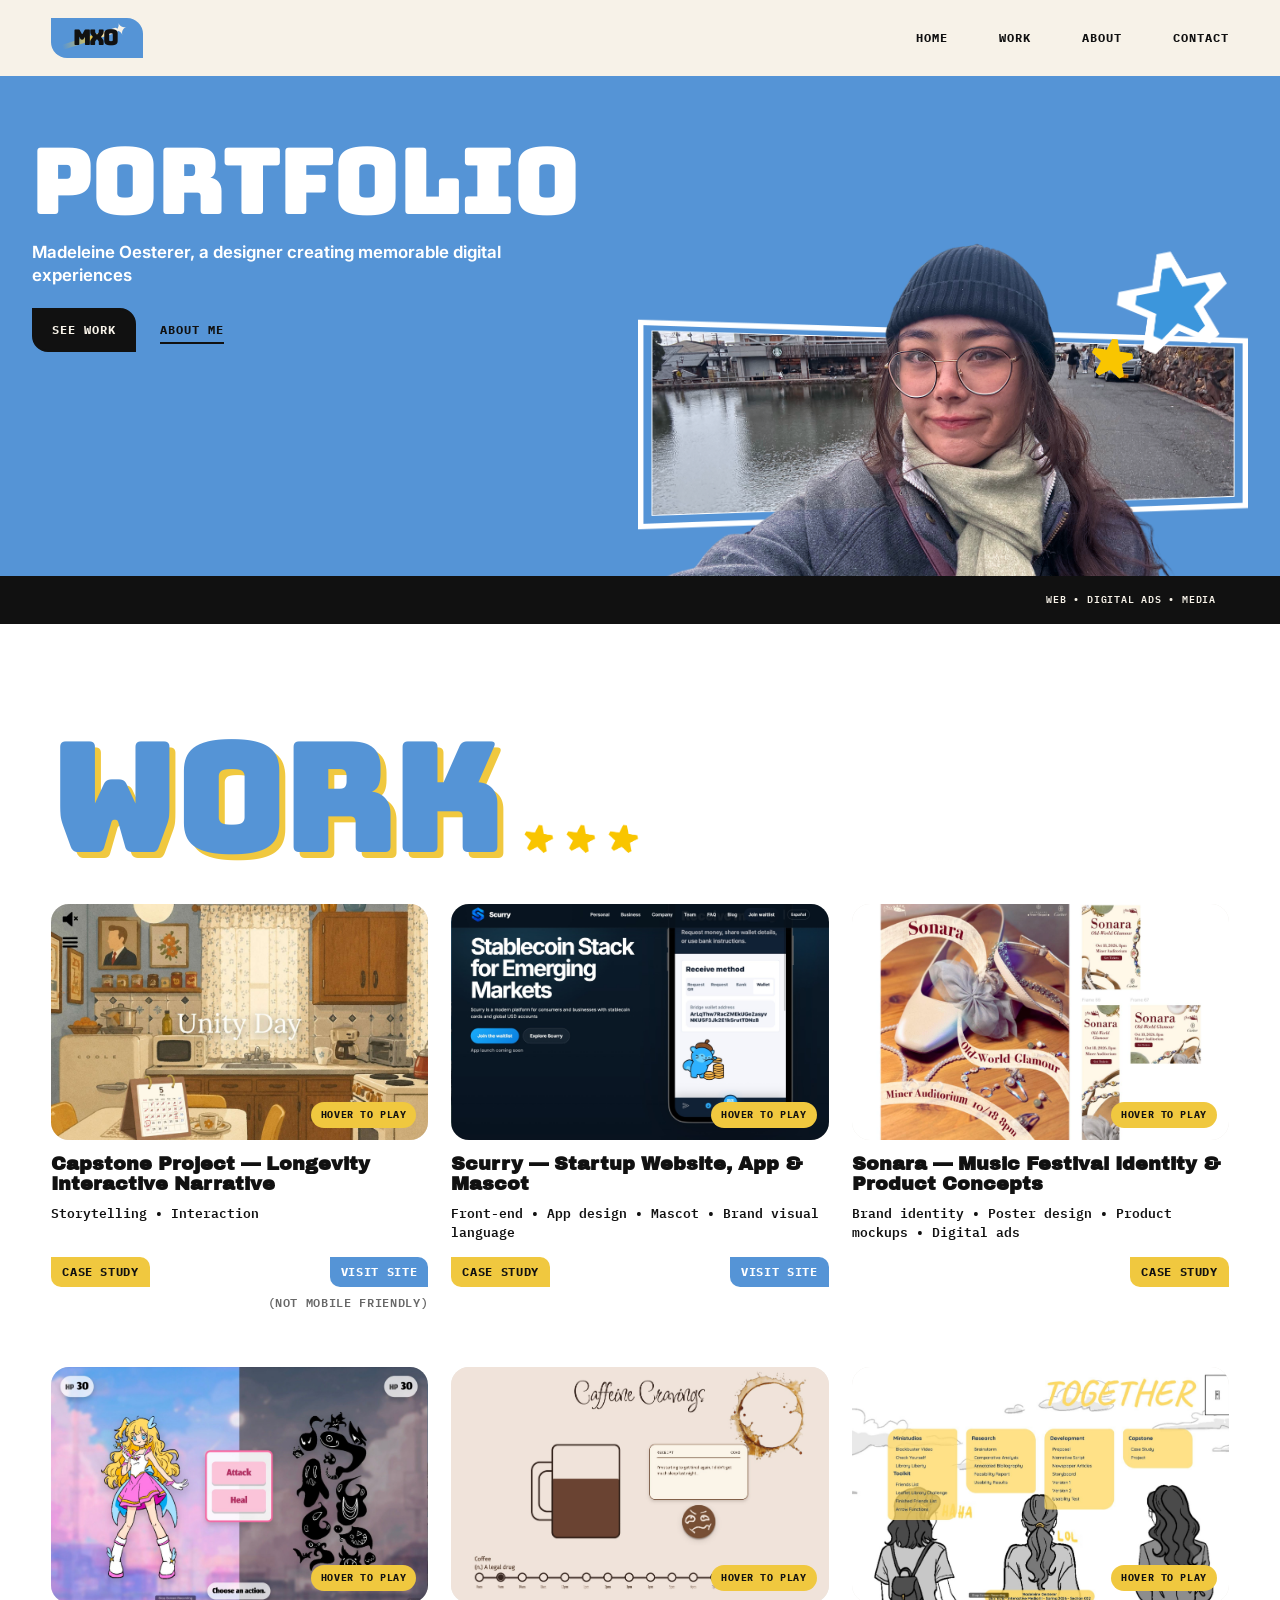
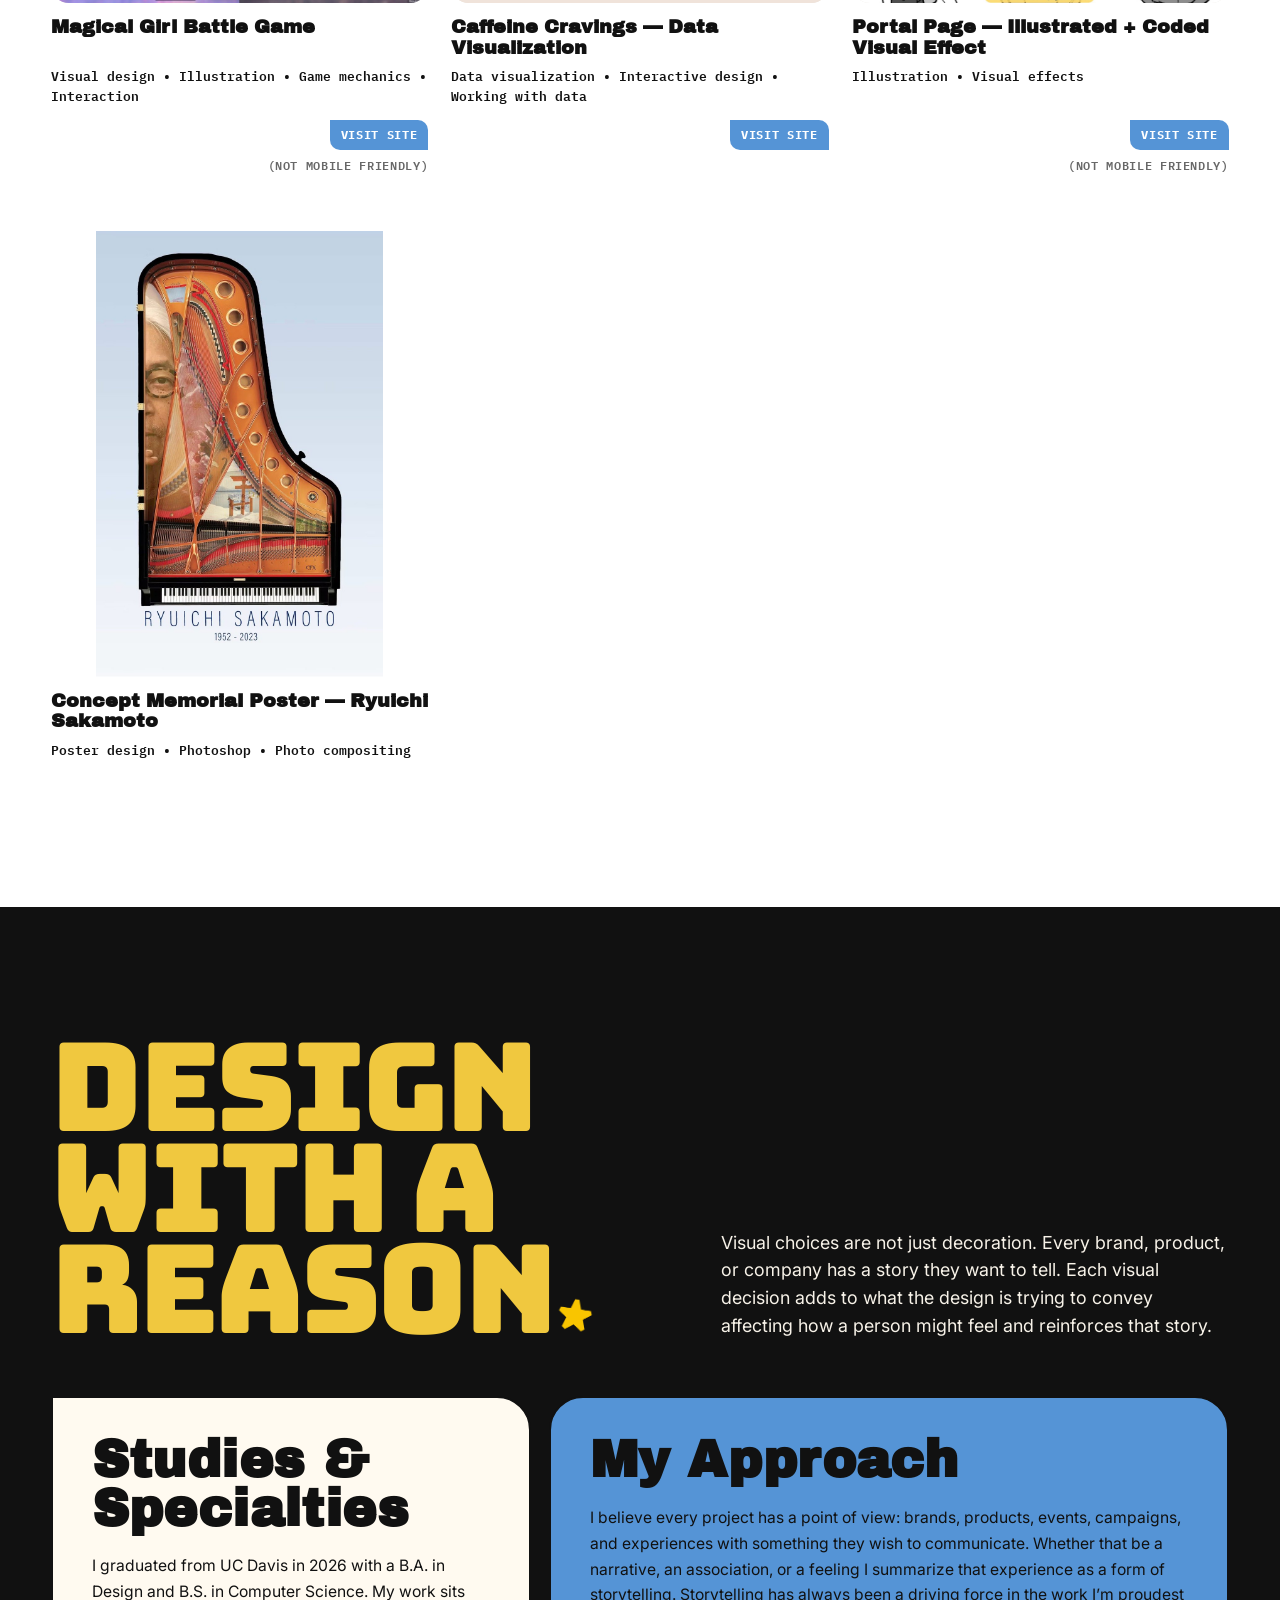
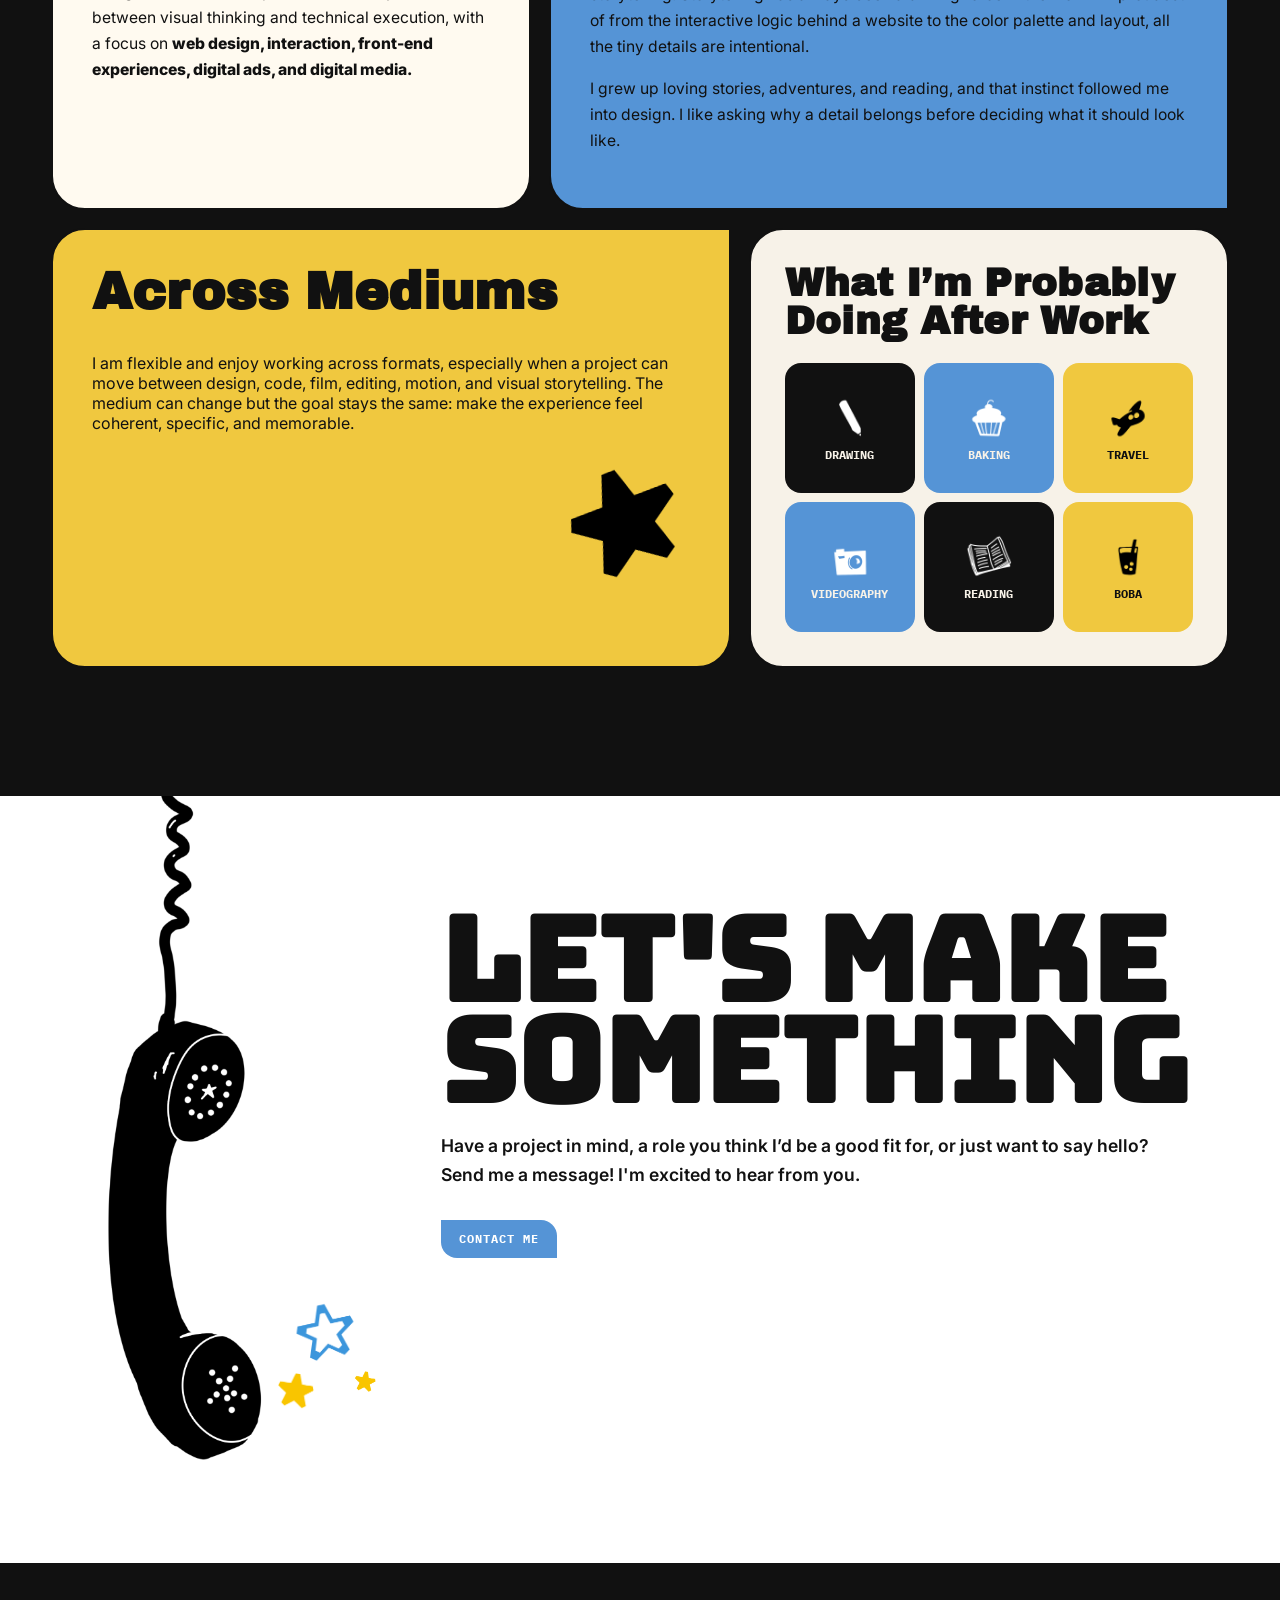
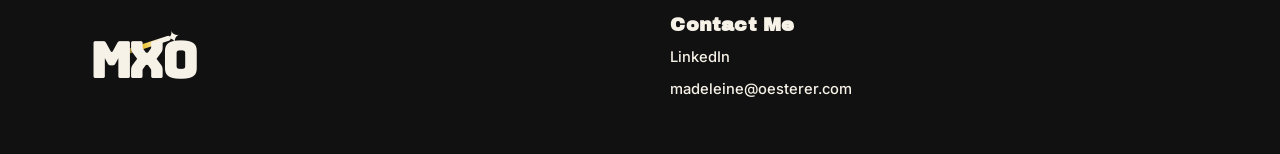
<file: index.html>
<!doctype html>
<html lang="en">
<head>
  <meta charset="utf-8" />
  <meta name="viewport" content="width=device-width, initial-scale=1, viewport-fit=cover" />
  <meta name="theme-color" content="#f7f2e8" />
  <meta name="color-scheme" content="light" />
  <meta name="description" content="Madeleine Oesterer — designer and creative technologist working across web, digital media, storytelling, and visual design." />
  <title>Madeleine Oesterer's Portfolio</title>
  <link rel="icon" type="image/png" sizes="180x180" href="images/favicon-star.png?v=20261002-v11" />
  <link rel="shortcut icon" type="image/png" href="images/favicon-star.png?v=20261002-v11" />
  <link rel="apple-touch-icon" sizes="180x180" href="images/favicon-star.png?v=20261002-v11" />
  <link rel="preconnect" href="https://fonts.googleapis.com" />
  <link rel="preconnect" href="https://fonts.gstatic.com" crossorigin />
  <link href="https://fonts.googleapis.com/css2?family=Archivo+Black&family=Bungee&family=IBM+Plex+Mono:wght@400;500;600&family=Inter:wght@400;500;600;700&family=Noto+Sans+JP:wght@500;700;900&display=swap" rel="stylesheet" />
  <link rel="stylesheet" href="https://unpkg.com/aos@2.3.1/dist/aos.css" />
  <link rel="stylesheet" href="styles.css?v=20261002-v10" />
</head>
<body>
<div class="loader" aria-hidden="true">
    <div class="loader-mark">
      <span class="shooting-star shooting-star--loader"></span>
      <span class="loader-logo">MXO</span>
    </div>
    <p>LOADING</p>
  </div>

  <header class="site-header">
    <a class="brand" href="#top" aria-label="Madeleine Oesterer home">
      <span class="shooting-star shooting-star--brand" aria-hidden="true"></span>
      <span class="brand-logo">MXO</span>
    </a>

    <nav class="main-nav" aria-label="Primary navigation">
      <a href="#top">Home</a>
      <a href="#work">Work</a>
      <a href="#about">About</a>
      <a href="#contact">Contact</a>
    </nav>

    <button class="menu-toggle" aria-expanded="false" aria-controls="mobile-nav">MENU</button>
  </header>

  <div class="mobile-nav-backdrop" aria-hidden="true"></div>

  <nav class="mobile-nav" id="mobile-nav" aria-label="Mobile navigation" aria-hidden="true">
    <button class="mobile-nav-close" type="button" aria-label="Close menu">×</button>
    <a href="#top"><span>Home</span></a>
    <a href="#work"><span>Work</span></a>
    <a href="#about"><span>About</span></a>
    <a href="#contact"><span>Contact</span></a>
  </nav>

  <main id="top">
    <section class="hero" aria-labelledby="hero-title">
      <div class="hero-inner">
        <div class="hero-copy">
          <h1 id="hero-title" class="hero-title" aria-label="Portfolio">
            <span class="hero-first" data-reveal-text="PORTFOLIO">PORTFOLIO</span>
          </h1>

          <p class="hero-intro">Madeleine Oesterer, a designer creating memorable digital experiences</p>

          <div class="hero-actions">
            <a class="button button--dark" href="#work">SEE WORK</a>
            <a class="text-link" href="#about">ABOUT ME</a>
          </div>
        </div>

        <div class="hero-art-wrap" aria-hidden="true">
          <img class="hero-portrait-art" src="images/hero-vector.png" alt="" />
          <img class="hero-star-img hero-star-img--yellow" src="images/star-yellow.png" alt="" />
          <img class="hero-star-img hero-star-img--blue" src="images/star-blue.png" alt="" />
        </div>
      </div>

      <div class="hero-bottom-strip">
        <span>WEB • DIGITAL ADS • MEDIA</span>
      </div>
    </section>

    <section class="work-section" id="work" aria-labelledby="work-title">
      <div class="section-heading section-heading--work">
        <div class="work-title-row">
          <h2 id="work-title">WORK</h2>
          <span class="work-title-stars" aria-hidden="true">
            <img src="images/star-yellow.png" alt="" />
            <img src="images/star-yellow.png" alt="" />
            <img src="images/star-yellow.png" alt="" />
          </span>
        </div>
      </div>

      <div class="gallery-frame">
        <div class="work-gallery">
          <article class="project-card project-card--case-study" data-video-src="videos/longevity.mp4">
            <a class="project-media project-media-link" href="longevity_case_study/index.html" aria-label="Open case study for Capstone Project — Longevity Interactive Narrative">
              <img class="project-image" src="images/longevity.jpeg" alt="Longevity interactive narrative project thumbnail" />
              <div class="video-layer" aria-hidden="true"></div>
              <span class="preview-label">HOVER TO PLAY</span>
            </a>
            <div class="project-meta">
              <h3><a class="project-title-link" href="longevity_case_study/index.html">Capstone Project — Longevity Interactive Narrative</a></h3>
              <p>Storytelling • Interaction</p>
              <div class="project-links project-links--split">
                <a class="project-site-link project-case-study-link" href="longevity_case_study/index.html">CASE STUDY</a>
                <div class="project-link-group project-link-group--right">
                  <a class="project-site-link" href="https://moesterer.github.io/des157b/capstone/project/index.html" target="_blank" rel="noopener noreferrer">VISIT SITE</a>
                  <span class="project-site-note">(NOT MOBILE FRIENDLY)</span>
                </div>
              </div>
            </div>
          </article>

          <article class="project-card project-card--case-study" data-video-src="videos/scurry.mp4">
            <a class="project-media project-media-link" href="scurry_case_study/index.html" aria-label="Open case study for Scurry startup website, app, and mascot design">
              <img class="project-image" src="images/scurry.jpeg" alt="Scurry startup website and app design thumbnail" />
              <div class="video-layer" aria-hidden="true"></div>
              <span class="preview-label">HOVER TO PLAY</span>
            </a>
            <div class="project-meta">
              <h3><a class="project-title-link" href="scurry_case_study/index.html">Scurry — Startup Website, App &amp; Mascot</a></h3>
              <p>Front-end • App design • Mascot • Brand visual language</p>
              <div class="project-links project-links--split">
                <a class="project-site-link project-case-study-link" href="scurry_case_study/index.html">CASE STUDY</a>
                <div class="project-link-group project-link-group--right">
                  <a class="project-site-link" href="https://moesterer.github.io/scurry/index.html" target="_blank" rel="noopener noreferrer">VISIT SITE</a>
                </div>
              </div>
            </div>
          </article>

          <article class="project-card project-card--case-study" data-video-src="videos/sonaraConcept.mp4">
            <a class="project-media project-media-link" href="sonara_case_study/index.html" aria-label="Open case study for Sonara music festival identity and product concepts">
              <img class="project-image" src="images/sonara-thumb.jpeg" alt="Sonara classical jazz music festival brand concept thumbnail" />
              <div class="video-layer" aria-hidden="true"></div>
              <span class="preview-label">HOVER TO PLAY</span>
            </a>
            <div class="project-meta">
              <h3><a class="project-title-link" href="sonara_case_study/index.html">Sonara — Music Festival Identity &amp; Product Concepts</a></h3>
              <p>Brand identity • Poster design • Product mockups • Digital ads</p>
              <div class="project-links">
                <a class="project-site-link project-case-study-link" href="sonara_case_study/index.html">CASE STUDY</a>
              </div>
            </div>
          </article>

          <article class="project-card" data-video-src="videos/magicGirl.mp4">
            <div class="project-media" tabindex="0" aria-label="Preview Magical Girl Battle Game">
              <img class="project-image" src="images/magicGirl.jpeg" alt="Magical Girl Battle Game thumbnail" />
              <div class="video-layer" aria-hidden="true"></div>
              <span class="preview-label">HOVER TO PLAY</span>
            </div>
            <div class="project-meta">
              <h3>Magical Girl Battle Game</h3>
              <p>Visual design • Illustration • Game mechanics • Interaction</p>
              <div class="project-links">
                <a class="project-site-link" href="https://moesterer.github.io/DES157A-WI2026/game/v2-final-version/index.html" target="_blank" rel="noopener noreferrer">VISIT SITE</a>
                <span class="project-site-note">(NOT MOBILE FRIENDLY)</span>
              </div>
            </div>
          </article>

          <article class="project-card" data-video-src="videos/caffine.mp4">
            <div class="project-media" tabindex="0" aria-label="Preview Caffeine Cravings data visualization">
              <img class="project-image" src="images/caffine.jpeg" alt="Caffeine Cravings data visualization thumbnail" />
              <div class="video-layer" aria-hidden="true"></div>
              <span class="preview-label">HOVER TO PLAY</span>
            </div>
            <div class="project-meta">
              <h3>Caffeine Cravings — Data Visualization</h3>
              <p>Data visualization • Interactive design • Working with data</p>
              <div class="project-links">
                <a class="project-site-link" href="https://moesterer.github.io/des157b/studio2/index.html" target="_blank" rel="noopener noreferrer">VISIT SITE</a>
              </div>
            </div>
          </article>

          <article class="project-card" data-video-src="videos/portal.mp4">
            <div class="project-media" tabindex="0" aria-label="Preview Portal Page visual effect and code project">
              <img class="project-image" src="images/landing.jpeg" alt="Portal Page visual effect project thumbnail" />
              <div class="video-layer" aria-hidden="true"></div>
              <span class="preview-label">HOVER TO PLAY</span>
            </div>
            <div class="project-meta">
              <h3>Portal Page — Illustrated + Coded Visual Effect</h3>
              <p>Illustration • Visual effects</p>
              <div class="project-links">
                <a class="project-site-link" href="https://moesterer.github.io/des157b/" target="_blank" rel="noopener noreferrer">VISIT SITE</a>
                <span class="project-site-note">(NOT MOBILE FRIENDLY)</span>
              </div>
            </div>
          </article>

          <article class="project-card project-card--static">
            <div class="project-media project-media--contain" aria-label="Concept Memorial Poster — Ryuichi Sakamoto">
              <img class="project-image project-image--contain" src="images/memorial-poster.jpeg" alt="Concept memorial poster for Ryuichi Sakamoto" />
            </div>
            <div class="project-meta">
              <h3>Concept Memorial Poster — Ryuichi Sakamoto</h3>
              <p>Poster design • Photoshop • Photo compositing</p>
            </div>
          </article>
        </div>
      </div>
    </section>

    <section class="about-section" id="about" aria-labelledby="about-title">
      <div class="about-masthead">
        <h2 id="about-title" class="about-title">
          <span>DESIGN WITH A REASON<img class="about-title-star" src="images/star-yellow.png" alt="" aria-hidden="true" /></span>
        </h2>
        <p>
          Visual choices are not just decoration. Every brand, product, or company has a story they want to tell. Each visual decision adds to what the design is trying to convey affecting how a person might feel and reinforces that story.
        </p>
      </div>

      <div class="about-grid">
        <article class="about-card about-card--cream" data-aos="fade-right">
          <h3>Studies &amp; Specialties</h3>
          <p>
            I graduated from UC Davis in 2026 with a B.A. in Design and B.S. in Computer Science. My work sits between visual thinking and technical execution, with a focus on <strong class="specialties-inline">web design, interaction, front-end experiences, digital ads, and digital media.</strong>
          </p>
        </article>

        <article class="about-card about-card--blue" data-aos="fade-left">
          <h3>My Approach</h3>
          <p>
            I believe every project has a point of view: brands, products, events, campaigns, and experiences with something they wish to communicate. Whether that be a narrative, an association, or a feeling I summarize that experience as a form of storytelling. Storytelling has always been a driving force in the work I’m proudest of from the interactive logic behind a website to the color palette and layout, all the tiny details are intentional.
          </p>
          <p>
            I grew up loving stories, adventures, and reading, and that instinct followed me into design. I like asking why a detail belongs before deciding what it should look like.
          </p>
        </article>

        <article class="about-card about-card--yellow" data-aos="fade-up-right">
          <h3>Across Mediums</h3>
          <div class="about-mediums-content">
            <p>
              I am flexible and enjoy working across formats, especially when a project can move between design, code, film, editing, motion, and visual storytelling. The medium can change but the goal stays the same: make the experience feel coherent, specific, and memorable.
            </p>
            <img class="about-corner-star" src="images/black-star.png" alt="" aria-hidden="true" />
          </div>
        </article>

        <div class="hobbies-panel" data-aos="fade-up-left">
          <div class="hobbies-copy">
            <h3>What I’m Probably Doing After Work</h3>
          </div>

          <div class="hobby-list" aria-label="Hobbies">
            <div class="hobby-item"><img class="hobby-icon-img" src="images/icon-pencil.png" alt="" aria-hidden="true" /><span>Drawing</span></div>
            <div class="hobby-item"><img class="hobby-icon-img" src="images/icon-cupcake.png" alt="" aria-hidden="true" /><span>Baking</span></div>
            <div class="hobby-item"><img class="hobby-icon-img" src="images/icon-airplane.png" alt="" aria-hidden="true" /><span>Travel</span></div>
            <div class="hobby-item"><img class="hobby-icon-img" src="images/icon-camera.png" alt="" aria-hidden="true" /><span>Videography</span></div>
            <div class="hobby-item"><img class="hobby-icon-img" src="images/icon-book.png" alt="" aria-hidden="true" /><span>Reading</span></div>
            <div class="hobby-item"><img class="hobby-icon-img" src="images/icon-boba.png" alt="" aria-hidden="true" /><span>Boba</span></div>
          </div>
        </div>
      </div>
    </section>

    <section class="contact-section" id="contact" aria-labelledby="contact-title">
      <div class="contact-art" aria-hidden="true">
        <img class="contact-phone" src="images/contact-phone.png" alt="" />
        <div class="contact-stars">
          <img class="contact-star contact-star--yellow contact-star--small" src="images/star-yellow.png" alt="" />
          <img class="contact-star contact-star--yellow contact-star--medium" src="images/star-yellow.png" alt="" />
          <img class="contact-star contact-star--blue" src="images/contact-star-blue.png" alt="" />
        </div>
      </div>

      <div class="contact-copy">
        <h2 id="contact-title">LET'S MAKE SOMETHING</h2>
        <p>Have a project in mind, a role you think I’d be a good fit for, or just want to say hello? Send me a message! I'm excited to hear from you.</p>
        <a class="button button--contact" href="mailto:madeleine@oesterer.com">CONTACT ME</a>
      </div>
    </section>
  </main>

  <footer class="site-footer">
    <a class="footer-brand" href="#top" aria-label="Madeleine Oesterer home">
      <span class="shooting-star shooting-star--footer" aria-hidden="true"></span>
      <span class="footer-logo">MXO</span>
    </a>

    <div class="footer-contact">
      <h2>Contact Me</h2>
      <a href="https://www.linkedin.com/in/madeleine-oesterer/" target="_blank" rel="noopener noreferrer"><span>LinkedIn</span></a>
      <a href="mailto:madeleine@oesterer.com"><span>madeleine@oesterer.com</span></a>
    </div>
  </footer>

  <script src="https://unpkg.com/aos@2.3.1/dist/aos.js"></script>
  <script src="script.js?v=20261002-v13"></script>
  <script>
    if (window.AOS) {
      AOS.init({
        duration: 1500,
        easing: 'ease-out-cubic',
        once: true,
        offset: 85,
        disable: window.matchMedia('(prefers-reduced-motion: reduce)').matches
      });
    }
  </script>
</body>
</html>
</file>
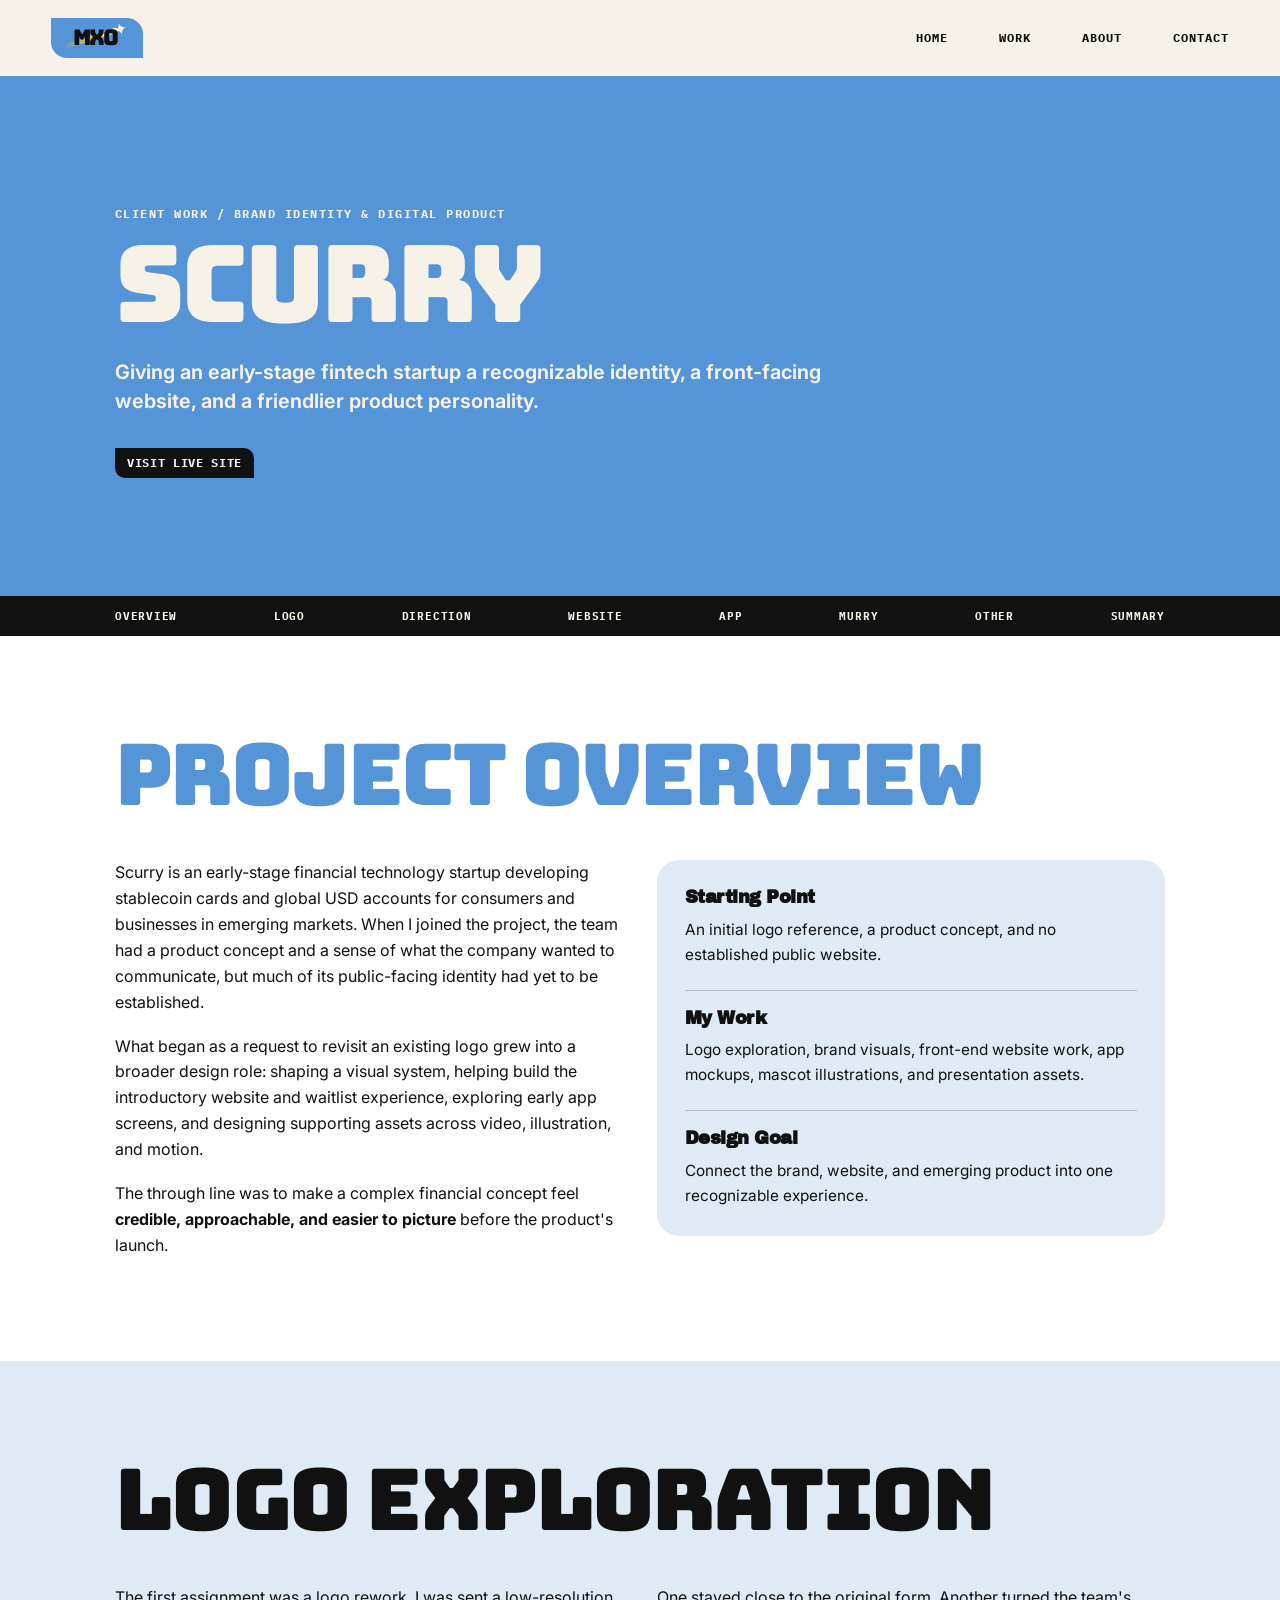
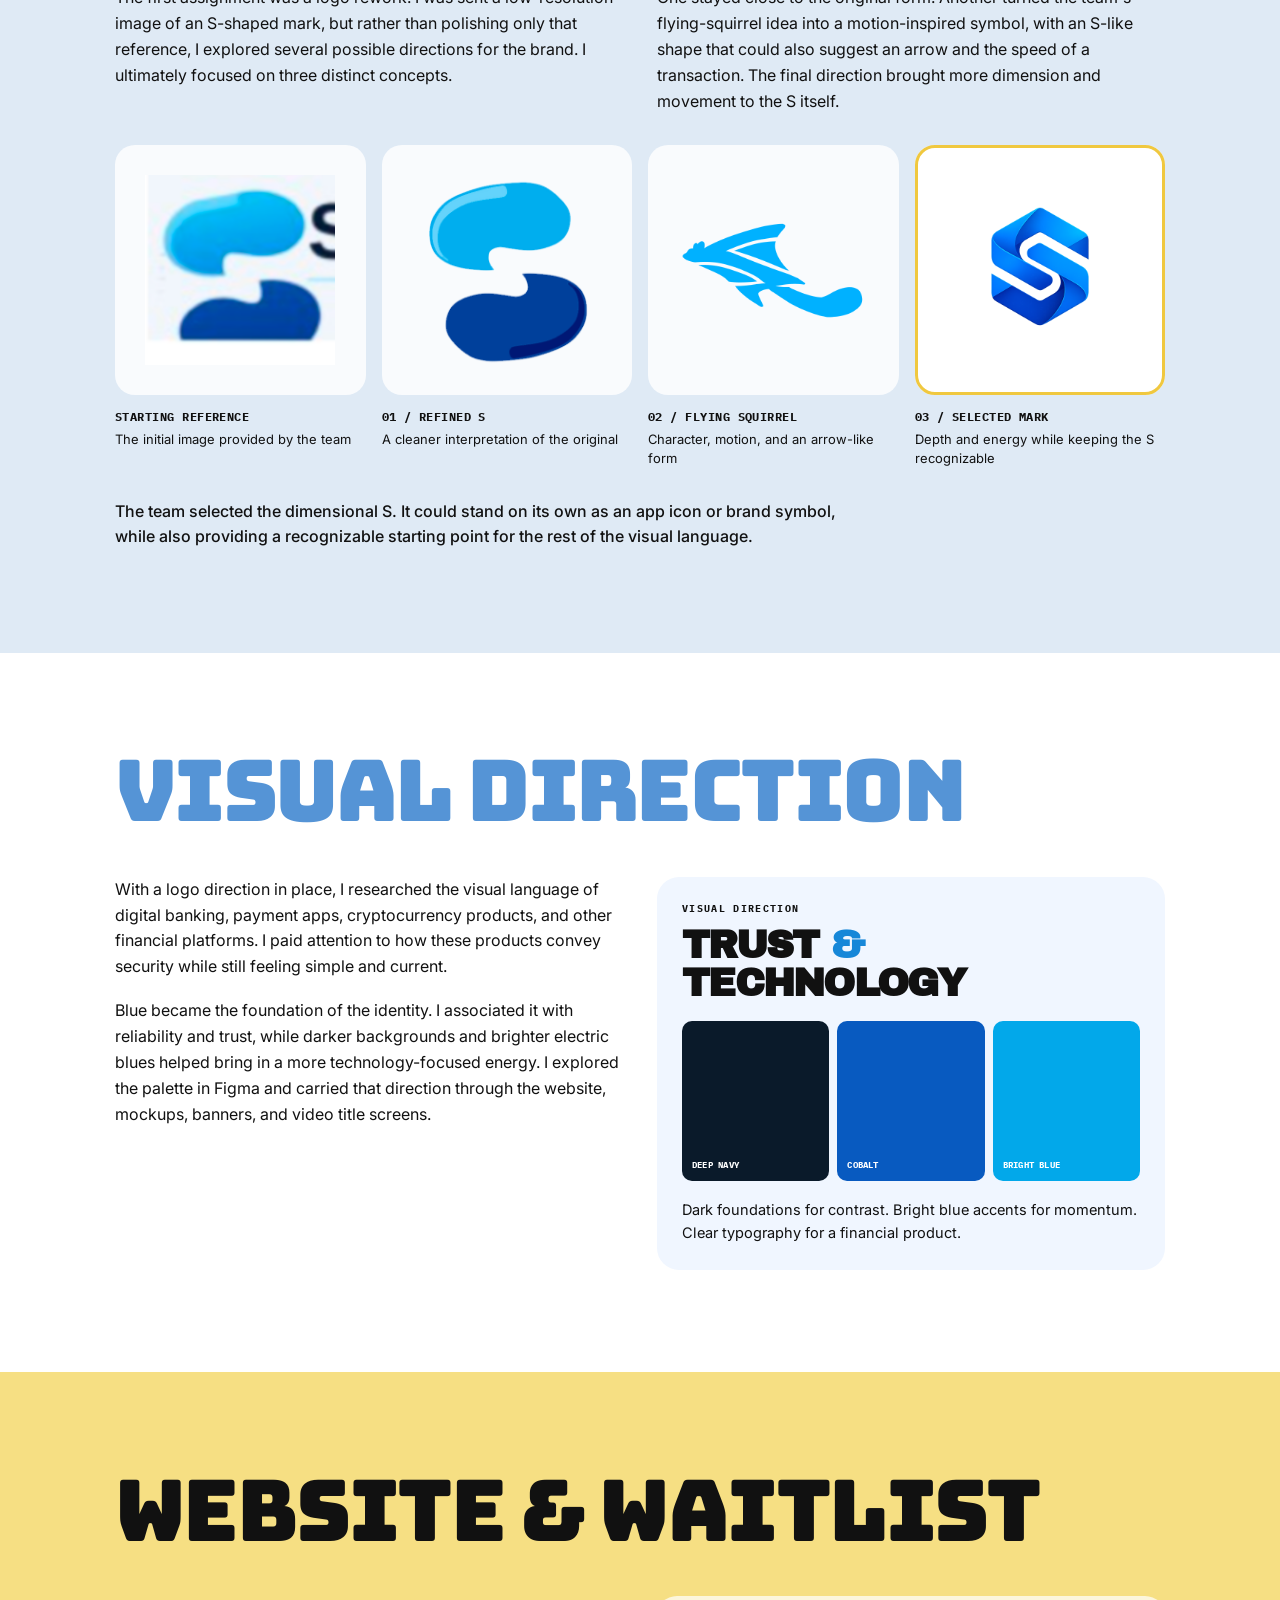
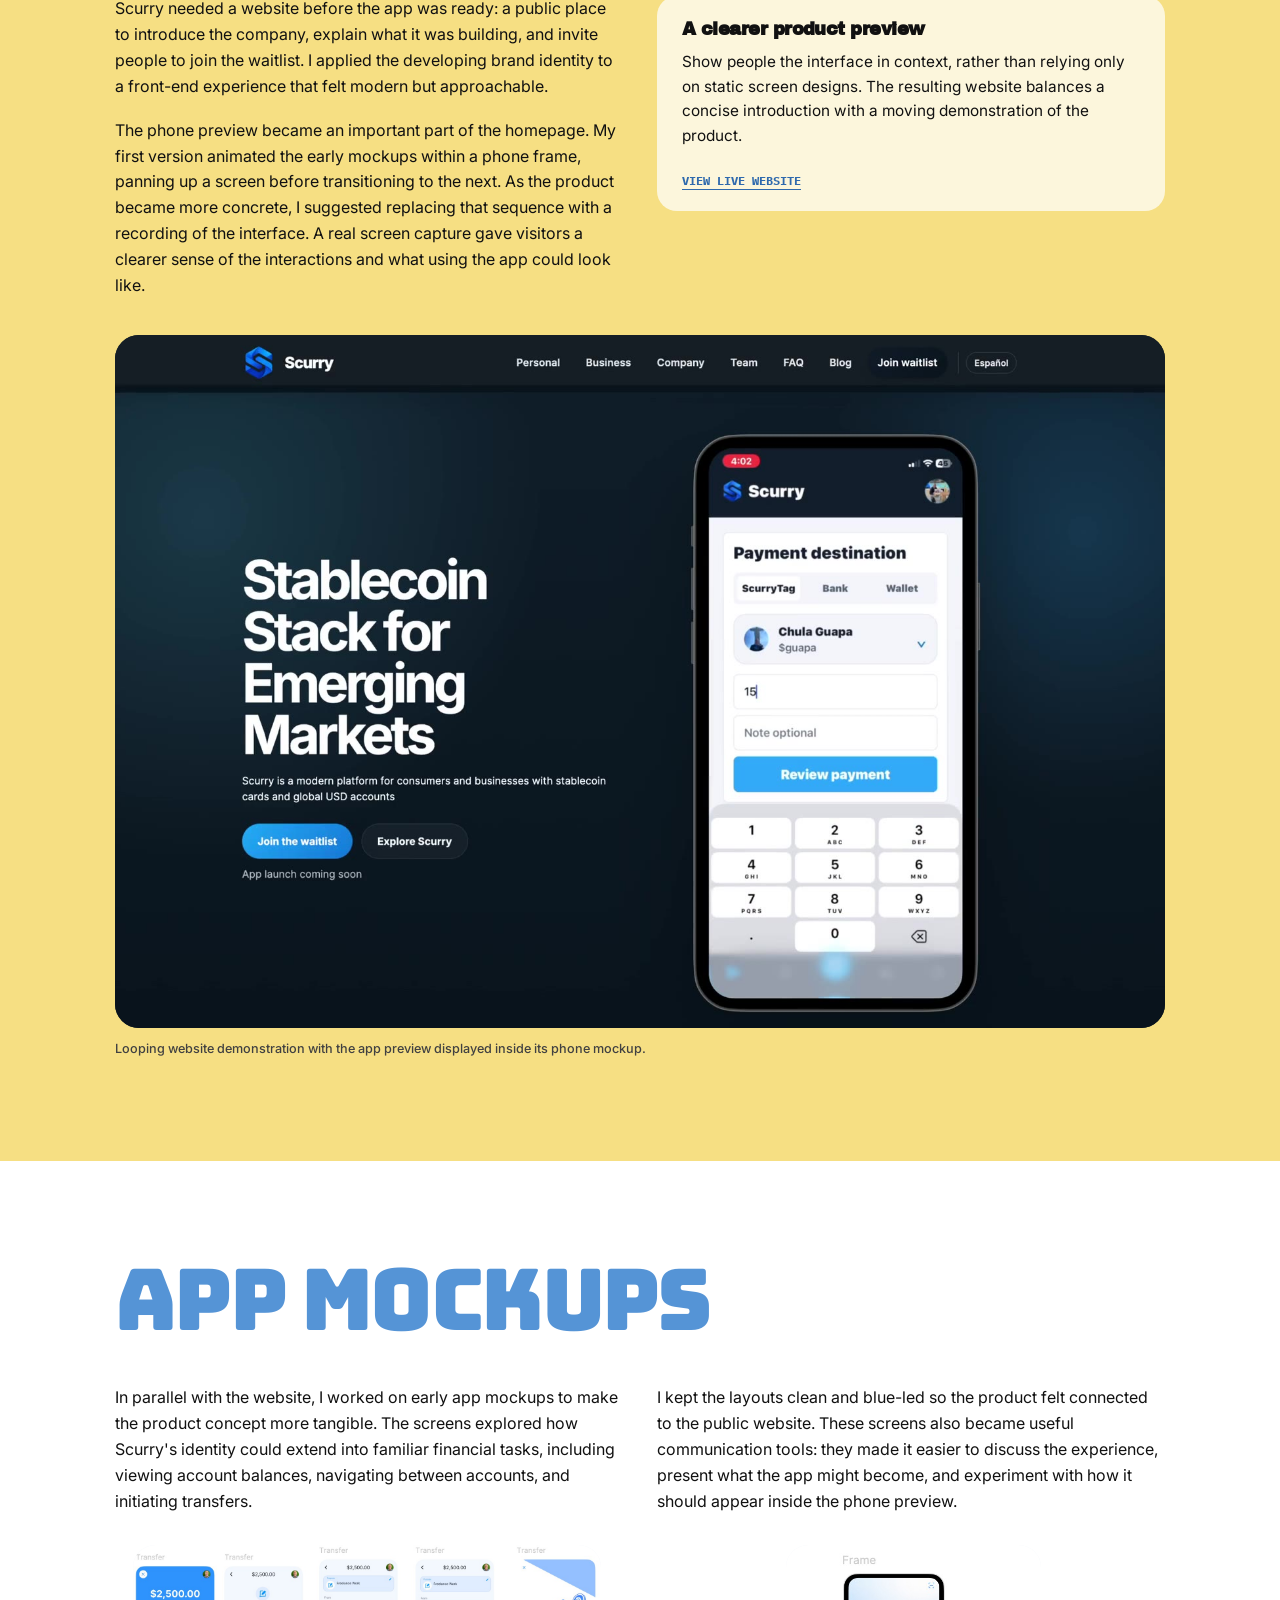
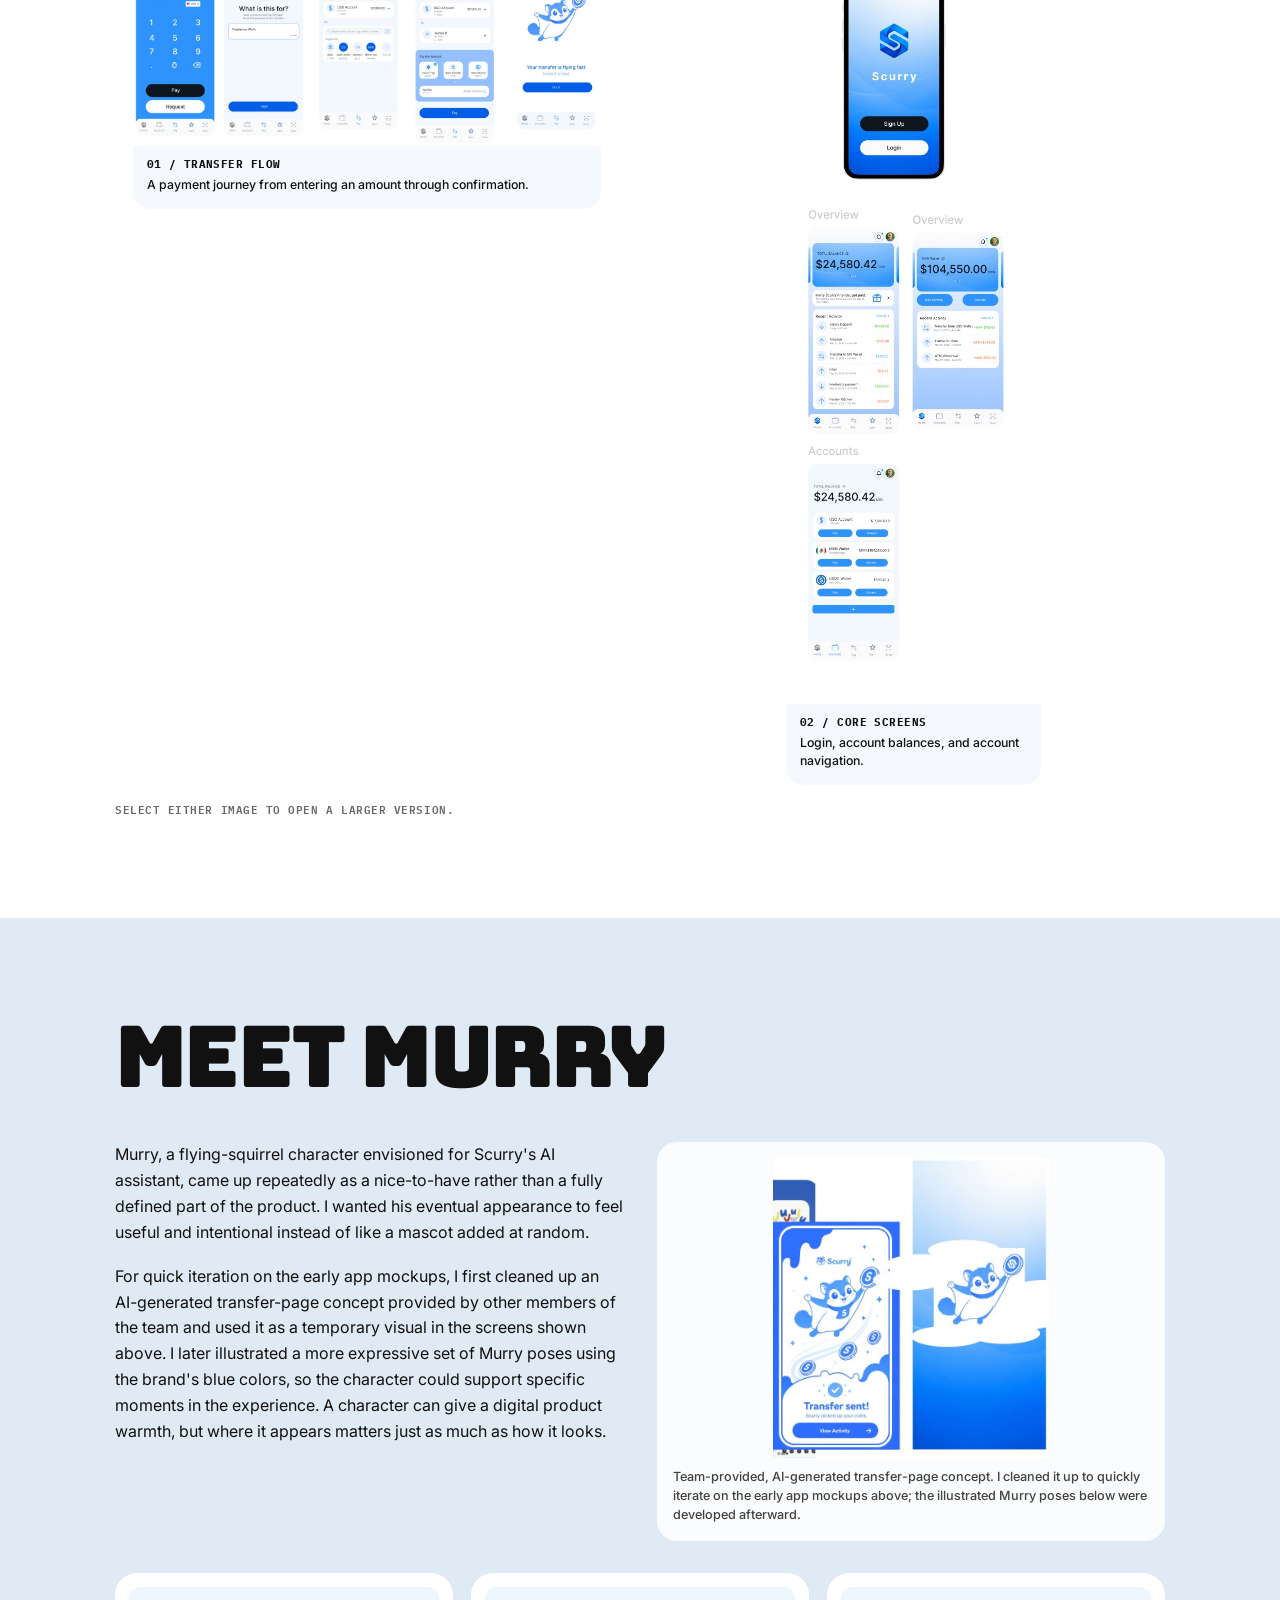
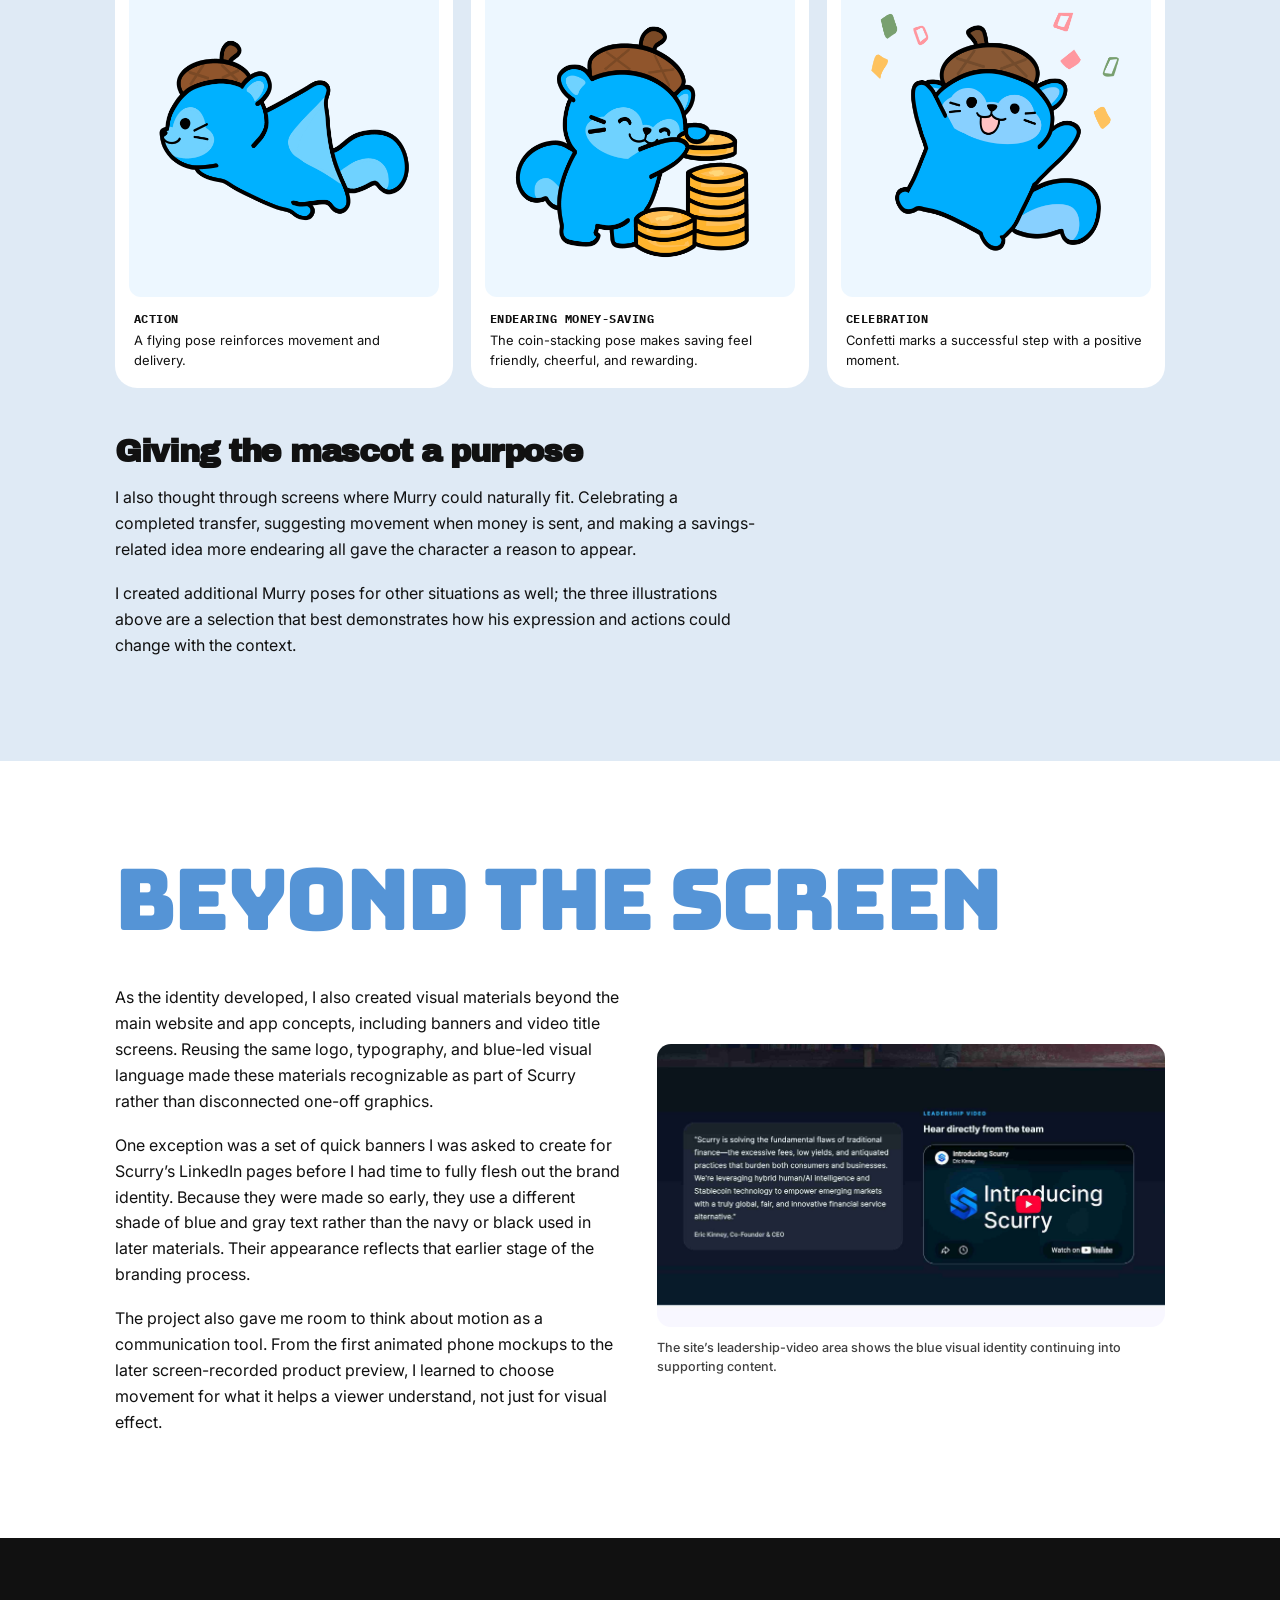
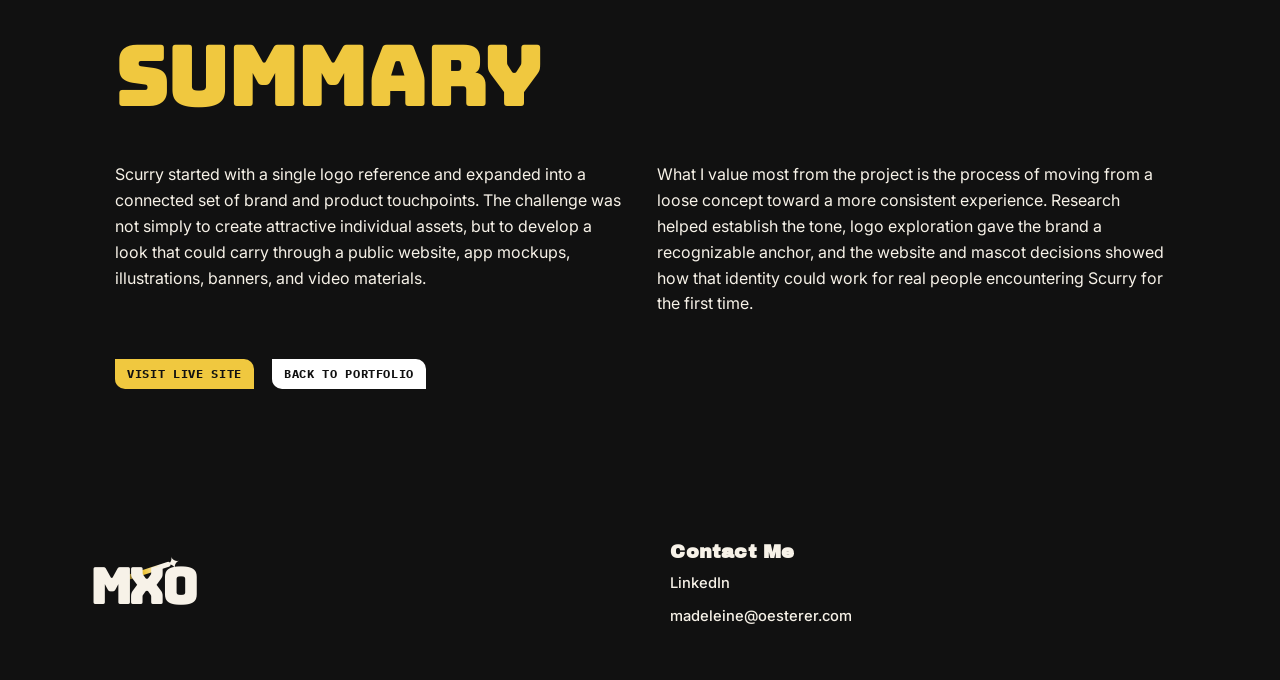
<file: scurry_case_study/index.html>
<!doctype html>
<html lang="en">
<head>
  <meta charset="utf-8" />
  <meta name="viewport" content="width=device-width, initial-scale=1, viewport-fit=cover" />
  <meta name="theme-color" content="#f7f2e8" />
  <meta name="color-scheme" content="light" />
  <meta name="description" content="Scurry case study by Madeleine Oesterer: logo exploration, fintech brand identity, website and app mockups, motion, and Murry the mascot." />
  <title>Scurry Case Study — Madeleine Oesterer</title>

  <link rel="icon" type="image/png" sizes="180x180" href="../images/favicon-star.png?v=20261002-v11" />
  <link rel="shortcut icon" type="image/png" href="../images/favicon-star.png?v=20261002-v11" />
  <link rel="apple-touch-icon" sizes="180x180" href="../images/favicon-star.png?v=20261002-v11" />
  <link rel="preconnect" href="https://fonts.googleapis.com" />
  <link rel="preconnect" href="https://fonts.gstatic.com" crossorigin />
  <link href="https://fonts.googleapis.com/css2?family=Archivo+Black&family=Bungee&family=IBM+Plex+Mono:wght@400;500;600;700&family=Inter:wght@400;500;600;700&family=Noto+Sans+JP:wght@500;700;900&display=swap" rel="stylesheet" />
  <link rel="stylesheet" href="../styles.css?v=20261002-v10" />
  <link rel="stylesheet" href="styles.css?v=20261030-v6" />
</head>
<body class="case-study-page scurry-page">
  <header class="site-header">
    <a class="brand" href="../index.html#top" aria-label="Madeleine Oesterer home">
      <span class="shooting-star shooting-star--brand" aria-hidden="true"></span>
      <span class="brand-logo">MXO</span>
    </a>
    <nav class="main-nav" aria-label="Primary navigation">
      <a href="../index.html#top">Home</a>
      <a href="../index.html#work">Work</a>
      <a href="../index.html#about">About</a>
      <a href="../index.html#contact">Contact</a>
    </nav>
    <button class="menu-toggle" aria-expanded="false" aria-controls="mobile-nav">MENU</button>
  </header>

  <div class="mobile-nav-backdrop" aria-hidden="true"></div>
  <nav class="mobile-nav" id="mobile-nav" aria-label="Mobile navigation" aria-hidden="true">
    <button class="mobile-nav-close" type="button" aria-label="Close menu">×</button>
    <a href="../index.html#top"><span>Home</span></a>
    <a href="../index.html#work"><span>Work</span></a>
    <a href="../index.html#about"><span>About</span></a>
    <a href="../index.html#contact"><span>Contact</span></a>
  </nav>

  <main class="case-study-main" id="top">
    <section class="case-hero scurry-hero" aria-labelledby="case-title">
      <div class="case-container scurry-hero-grid">
        <div class="case-hero-copy">
          <p class="case-kicker">CLIENT WORK / BRAND IDENTITY &amp; DIGITAL PRODUCT</p>
          <h1 id="case-title">SCURRY</h1>
          <p class="case-deck">Giving an early-stage fintech startup a recognizable identity, a front-facing website, and a friendlier product personality.</p>
          <div class="case-hero-actions">
            <a class="case-button case-button--black" href="https://moesterer.github.io/scurry/index.html" target="_blank" rel="noopener noreferrer">VISIT LIVE SITE</a>
          </div>
        </div>
      </div>
    </section>

    <nav class="case-subnav" aria-label="Case study sections">
      <div class="case-subnav-inner">
        <a href="#overview">Overview</a>
        <a href="#logos">Logo</a>
        <a href="#direction">Direction</a>
        <a href="#website">Website</a>
        <a href="#app">App</a>
        <a href="#murry">Murry</a>
        <a href="#other">Other</a>
        <a href="#summary">Summary</a>
      </div>
    </nav>

    <section class="case-section" id="overview">
      <div class="case-container">
        <div class="case-section-heading"><h2>Project Overview</h2></div>
        <div class="case-two-column">
          <div class="case-copy">
            <p>Scurry is an early-stage financial technology startup developing stablecoin cards and global USD accounts for consumers and businesses in emerging markets. When I joined the project, the team had a product concept and a sense of what the company wanted to communicate, but much of its public-facing identity had yet to be established.</p>
            <p>What began as a request to revisit an existing logo grew into a broader design role: shaping a visual system, helping build the introductory website and waitlist experience, exploring early app screens, and designing supporting assets across video, illustration, and motion.</p>
            <p>The through line was to make a complex financial concept feel <strong>credible, approachable, and easier to picture</strong> before the product's launch.</p>
          </div>
          <aside class="case-callout scurry-project-facts" aria-label="Project details">
            <div>
              <h3>Starting Point</h3>
              <p>An initial logo reference, a product concept, and no established public website.</p>
            </div>
            <div>
              <h3>My Work</h3>
              <p>Logo exploration, brand visuals, front-end website work, app mockups, mascot illustrations, and presentation assets.</p>
            </div>
            <div>
              <h3>Design Goal</h3>
              <p>Connect the brand, website, and emerging product into one recognizable experience.</p>
            </div>
          </aside>
        </div>
      </div>
    </section>

    <section class="case-section case-section--blue" id="logos">
      <div class="case-container">
        <div class="case-section-heading"><h2>Logo Exploration</h2></div>
        <div class="case-two-column scurry-section-intro">
          <div class="case-copy">
            <p>The first assignment was a logo rework. I was sent a low-resolution image of an S-shaped mark, but rather than polishing only that reference, I explored several possible directions for the brand. I ultimately focused on three distinct concepts.</p>
          </div>
          <div class="case-copy">
            <p>One stayed close to the original form. Another turned the team's flying-squirrel idea into a motion-inspired symbol, with an S-like shape that could also suggest an arrow and the speed of a transaction. The final direction brought more dimension and movement to the S itself.</p>
          </div>
        </div>
        <div class="scurry-logo-grid">
          <figure class="scurry-logo-card">
            <a href="images/logo-original.png" target="_blank" rel="noopener noreferrer" aria-label="Open original Scurry logo reference">
              <span class="scurry-logo-art scurry-logo-art--white"><img src="images/logo-original.png" alt="Original blurry S-shaped logo reference supplied at the start of the project" loading="lazy" /></span>
            </a>
            <figcaption><strong>Starting reference</strong><span>The initial image provided by the team</span></figcaption>
          </figure>
          <figure class="scurry-logo-card">
            <a href="images/logo-reworked.png" target="_blank" rel="noopener noreferrer" aria-label="Open reworked S logo concept">
              <span class="scurry-logo-art scurry-logo-art--white"><img src="images/logo-reworked.png" alt="Refined, rounded blue S-shaped logo concept" loading="lazy" /></span>
            </a>
            <figcaption><strong>01 / Refined S</strong><span>A cleaner interpretation of the original</span></figcaption>
          </figure>
          <figure class="scurry-logo-card">
            <a href="images/logo-squirrel-concept.png" target="_blank" rel="noopener noreferrer" aria-label="Open flying squirrel logo concept">
              <span class="scurry-logo-art scurry-logo-art--white"><img src="images/logo-squirrel-concept.png" alt="Streamlined blue flying squirrel logo concept suggesting speed and an S shape" loading="lazy" /></span>
            </a>
            <figcaption><strong>02 / Flying Squirrel</strong><span>Character, motion, and an arrow-like form</span></figcaption>
          </figure>
          <figure class="scurry-logo-card scurry-logo-card--selected">
            <a href="images/logo-selected.png" target="_blank" rel="noopener noreferrer" aria-label="Open selected Scurry logo">
              <span class="scurry-logo-art scurry-logo-art--white"><img src="images/logo-selected.png" alt="Chosen blue dimensional Scurry S lettermark" loading="lazy" /></span>
            </a>
            <figcaption><strong>03 / Selected Mark</strong><span>Depth and energy while keeping the S recognizable</span></figcaption>
          </figure>
        </div>
        <p class="scurry-after-grid">The team selected the dimensional S. It could stand on its own as an app icon or brand symbol, while also providing a recognizable starting point for the rest of the visual language.</p>
      </div>
    </section>

    <section class="case-section" id="direction">
      <div class="case-container">
        <div class="case-section-heading"><h2>Visual Direction</h2></div>
        <div class="case-two-column">
          <div class="case-copy">
            <p>With a logo direction in place, I researched the visual language of digital banking, payment apps, cryptocurrency products, and other financial platforms. I paid attention to how these products convey security while still feeling simple and current.</p>
            <p>Blue became the foundation of the identity. I associated it with reliability and trust, while darker backgrounds and brighter electric blues helped bring in a more technology-focused energy. I explored the palette in Figma and carried that direction through the website, mockups, banners, and video title screens.</p>
          </div>
          <div class="scurry-direction-panel" aria-label="Representative Scurry visual direction">
            <div class="scurry-direction-head">
              <span class="scurry-small-label">VISUAL DIRECTION</span>
              <strong>TRUST <span>&amp;</span> TECHNOLOGY</strong>
            </div>
            <div class="scurry-swatch-row" aria-label="Dark navy, medium blue, and bright blue colors">
              <div class="scurry-swatch scurry-swatch--navy"><span>DEEP NAVY</span></div>
              <div class="scurry-swatch scurry-swatch--cobalt"><span>COBALT</span></div>
              <div class="scurry-swatch scurry-swatch--electric"><span>BRIGHT BLUE</span></div>
            </div>
            <p>Dark foundations for contrast. Bright blue accents for momentum. Clear typography for a financial product.</p>
          </div>
        </div>
      </div>
    </section>

    <section class="case-section case-section--yellow" id="website">
      <div class="case-container">
        <div class="case-section-heading"><h2>Website &amp; Waitlist</h2></div>
        <div class="case-two-column">
          <div class="case-copy">
            <p>Scurry needed a website before the app was ready: a public place to introduce the company, explain what it was building, and invite people to join the waitlist. I applied the developing brand identity to a front-end experience that felt modern but approachable.</p>
            <p>The phone preview became an important part of the homepage. My first version animated the early mockups within a phone frame, panning up a screen before transitioning to the next. As the product became more concrete, I suggested replacing that sequence with a recording of the interface. A real screen capture gave visitors a clearer sense of the interactions and what using the app could look like.</p>
          </div>
          <aside class="case-task-card scurry-website-note">
            <h3>A clearer product preview</h3>
            <p>Show people the interface in context, rather than relying only on static screen designs. The resulting website balances a concise introduction with a moving demonstration of the product.</p>
            <a class="scurry-inline-action" href="https://moesterer.github.io/scurry/index.html" target="_blank" rel="noopener noreferrer">VIEW LIVE WEBSITE</a>
          </aside>
        </div>
        <figure class="scurry-video-figure">
          <div class="case-video-frame scurry-demo-frame">
            <video autoplay muted loop playsinline webkit-playsinline preload="auto" poster="images/website-demo-poster.jpg" aria-label="Looping Scurry website screen recording showing the mobile app preview">
              <source src="media/scurry-website-app-demo.mp4" type="video/mp4" />
              Your browser does not support HTML5 video. <a href="media/scurry-website-app-demo.mp4">Open the recording</a>.
            </video>
          </div>
          <figcaption>Looping website demonstration with the app preview displayed inside its phone mockup.</figcaption>
        </figure>
      </div>
    </section>

    <section class="case-section" id="app">
      <div class="case-container">
        <div class="case-section-heading"><h2>App Mockups</h2></div>
        <div class="case-two-column scurry-section-intro">
          <div class="case-copy">
            <p>In parallel with the website, I worked on early app mockups to make the product concept more tangible. The screens explored how Scurry's identity could extend into familiar financial tasks, including viewing account balances, navigating between accounts, and initiating transfers.</p>
          </div>
          <div class="case-copy">
            <p>I kept the layouts clean and blue-led so the product felt connected to the public website. These screens also became useful communication tools: they made it easier to discuss the experience, present what the app might become, and experiment with how it should appear inside the phone preview.</p>
          </div>
        </div>
        <div class="scurry-app-layout">
          <figure class="scurry-app-figure scurry-app-figure--transfer">
            <a href="images/app-transfer-flow.jpg" target="_blank" rel="noopener noreferrer" aria-label="Open larger transfer sequence mockups">
              <img src="images/app-transfer-flow.jpg" alt="Five Scurry transfer mockups, from entering an amount to choosing a recipient, transfer method, and confirmation" loading="lazy" />
            </a>
            <figcaption><strong>01 / Transfer Flow</strong><span>A payment journey from entering an amount through confirmation.</span></figcaption>
          </figure>
          <figure class="scurry-app-figure scurry-app-figure--overview">
            <a href="images/app-overview.jpg" target="_blank" rel="noopener noreferrer" aria-label="Open larger app login and account overview mockups">
              <img src="images/app-overview.jpg" alt="Scurry app sign-up and login screen, USD and MXN overview balances, and account navigation" loading="lazy" />
            </a>
            <figcaption><strong>02 / Core Screens</strong><span>Login, account balances, and account navigation.</span></figcaption>
          </figure>
        </div>
        <p class="scurry-zoom-hint">Select either image to open a larger version.</p>
      </div>
    </section>

    <section class="case-section case-section--blue" id="murry">
      <div class="case-container">
        <div class="case-section-heading"><h2>Meet Murry</h2></div>
        <div class="case-two-column scurry-murry-intro">
          <div class="case-copy">
            <p>Murry, a flying-squirrel character envisioned for Scurry's AI assistant, came up repeatedly as a nice-to-have rather than a fully defined part of the product. I wanted his eventual appearance to feel useful and intentional instead of like a mascot added at random.</p>
            <p>For quick iteration on the early app mockups, I first cleaned up an AI-generated transfer-page concept provided by other members of the team and used it as a temporary visual in the screens shown above. I later illustrated a more expressive set of Murry poses using the brand's blue colors, so the character could support specific moments in the experience. A character can give a digital product warmth, but where it appears matters just as much as how it looks.</p>
          </div>
          <figure class="scurry-early-murry">
            <a href="images/murry-early-app-treatment.jpg" target="_blank" rel="noopener noreferrer" aria-label="Open earlier Murry mockup treatment">
              <img src="images/murry-early-app-treatment.jpg" alt="Early AI-generated flying squirrel artwork being adapted into Scurry app mockups" loading="lazy" />
            </a>
            <figcaption>Team-provided, AI-generated transfer-page concept. I cleaned it up to quickly iterate on the early app mockups above; the illustrated Murry poses below were developed afterward.</figcaption>
          </figure>
        </div>
        <div class="scurry-murry-grid">
          <figure class="scurry-murry-card">
            <div class="scurry-murry-art"><img src="images/murry-flying.png" alt="Blue flying squirrel Murry carrying a Scurry coin" loading="lazy" /></div>
            <figcaption><strong>Action</strong><span>A flying pose reinforces movement and delivery.</span></figcaption>
          </figure>
          <figure class="scurry-murry-card">
            <div class="scurry-murry-art"><img src="images/murry-coins.png" alt="Murry happily stacking gold coins" loading="lazy" /></div>
            <figcaption><strong>Endearing Money-Saving</strong><span>The coin-stacking pose makes saving feel friendly, cheerful, and rewarding.</span></figcaption>
          </figure>
          <figure class="scurry-murry-card">
            <div class="scurry-murry-art"><img src="images/murry-celebrating.png" alt="Murry cheering under colorful confetti" loading="lazy" /></div>
            <figcaption><strong>Celebration</strong><span>Confetti marks a successful step with a positive moment.</span></figcaption>
          </figure>
        </div>
        <div class="scurry-murry-use">
          <div class="case-copy">
            <h3 class="scurry-small-heading">Giving the mascot a purpose</h3>
            <p>I also thought through screens where Murry could naturally fit. Celebrating a completed transfer, suggesting movement when money is sent, and making a savings-related idea more endearing all gave the character a reason to appear.</p>
            <p>I created additional Murry poses for other situations as well; the three illustrations above are a selection that best demonstrates how his expression and actions could change with the context.</p>
          </div>
        </div>
      </div>
    </section>

    <section class="case-section" id="other">
      <div class="case-container">
        <div class="case-section-heading"><h2>Beyond the Screen</h2></div>
        <div class="case-two-column scurry-motion-grid">
          <div class="case-copy">
            <p>As the identity developed, I also created visual materials beyond the main website and app concepts, including banners and video title screens. Reusing the same logo, typography, and blue-led visual language made these materials recognizable as part of Scurry rather than disconnected one-off graphics.</p>
            <p>One exception was a set of quick banners I was asked to create for Scurry’s LinkedIn pages before I had time to fully flesh out the brand identity. Because they were made so early, they use a different shade of blue and gray text rather than the navy or black used in later materials. Their appearance reflects that earlier stage of the branding process.</p>
            <p>The project also gave me room to think about motion as a communication tool. From the first animated phone mockups to the later screen-recorded product preview, I learned to choose movement for what it helps a viewer understand, not just for visual effect.</p>
          </div>
          <figure class="scurry-leadership-figure">
            <a href="images/website-leadership-video.jpg" target="_blank" rel="noopener noreferrer" aria-label="Open Scurry leadership video section screenshot">
              <img src="images/website-leadership-video.jpg" alt="Screenshot of Scurry's dark-blue website section with a leadership quote and branded introductory video thumbnail" loading="lazy" />
            </a>
            <figcaption>The site’s leadership-video area shows the blue visual identity continuing into supporting content.</figcaption>
          </figure>
        </div>
      </div>
    </section>

    <section class="case-section case-section--ink" id="summary">
      <div class="case-container">
        <div class="case-section-heading"><h2>Summary</h2></div>
        <div class="case-two-column">
          <div class="case-copy">
            <p>Scurry started with a single logo reference and expanded into a connected set of brand and product touchpoints. The challenge was not simply to create attractive individual assets, but to develop a look that could carry through a public website, app mockups, illustrations, banners, and video materials.</p>
          </div>
          <div class="case-copy">
            <p>What I value most from the project is the process of moving from a loose concept toward a more consistent experience. Research helped establish the tone, logo exploration gave the brand a recognizable anchor, and the website and mascot decisions showed how that identity could work for real people encountering Scurry for the first time.</p>
          </div>
        </div>
        <div class="case-summary-actions">
          <a class="case-button case-button--yellow" href="https://moesterer.github.io/scurry/index.html" target="_blank" rel="noopener noreferrer">VISIT LIVE SITE</a>
          <a class="case-button case-button--cream" href="../index.html#work">BACK TO PORTFOLIO</a>
        </div>
      </div>
    </section>
  </main>

  <footer class="site-footer">
    <a class="footer-brand" href="../index.html#top" aria-label="Madeleine Oesterer home">
      <span class="shooting-star shooting-star--footer" aria-hidden="true"></span>
      <span class="footer-logo">MXO</span>
    </a>
    <div class="footer-contact">
      <h2>Contact Me</h2>
      <a href="https://www.linkedin.com/in/madeleine-oesterer/" target="_blank" rel="noopener noreferrer"><span>LinkedIn</span></a>
      <a href="mailto:madeleine@oesterer.com"><span>madeleine@oesterer.com</span></a>
    </div>
  </footer>

  <script src="../script.js?v=20261002-v13"></script>
</body>
</html>
</file>
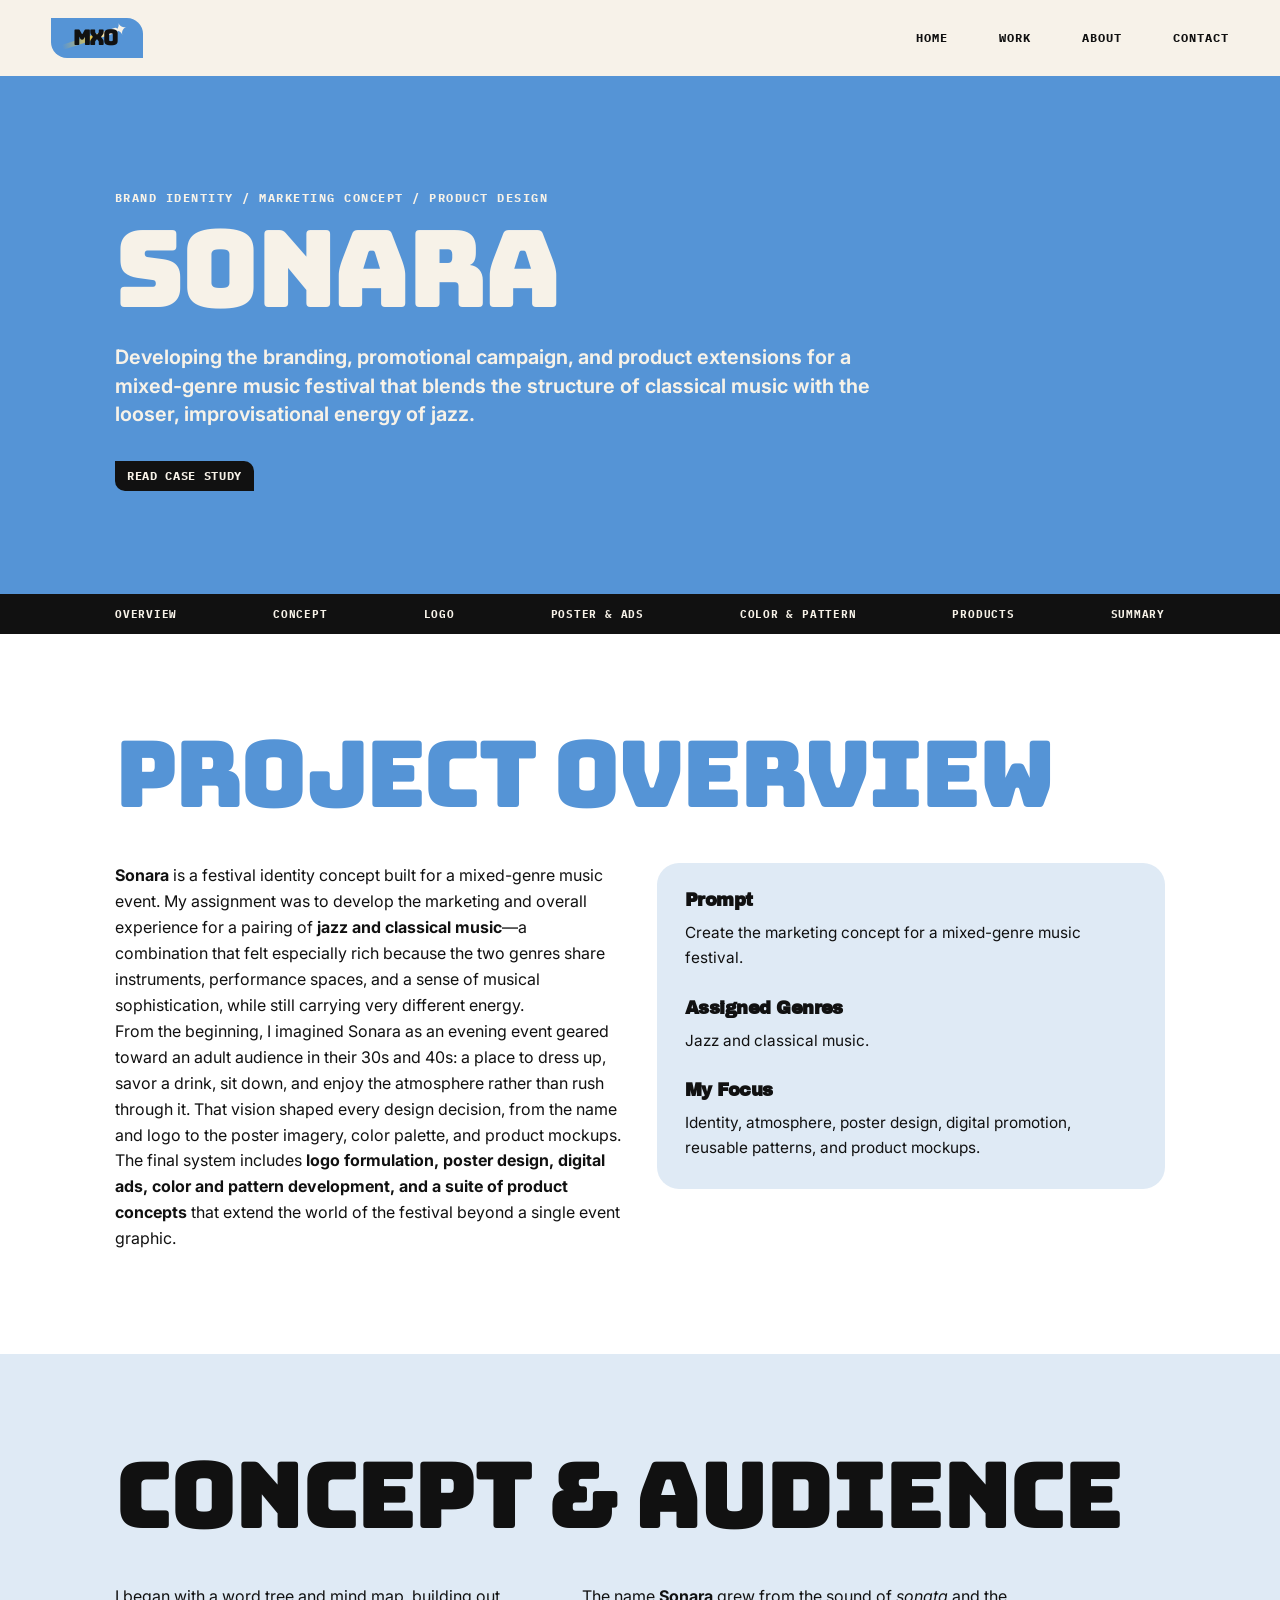
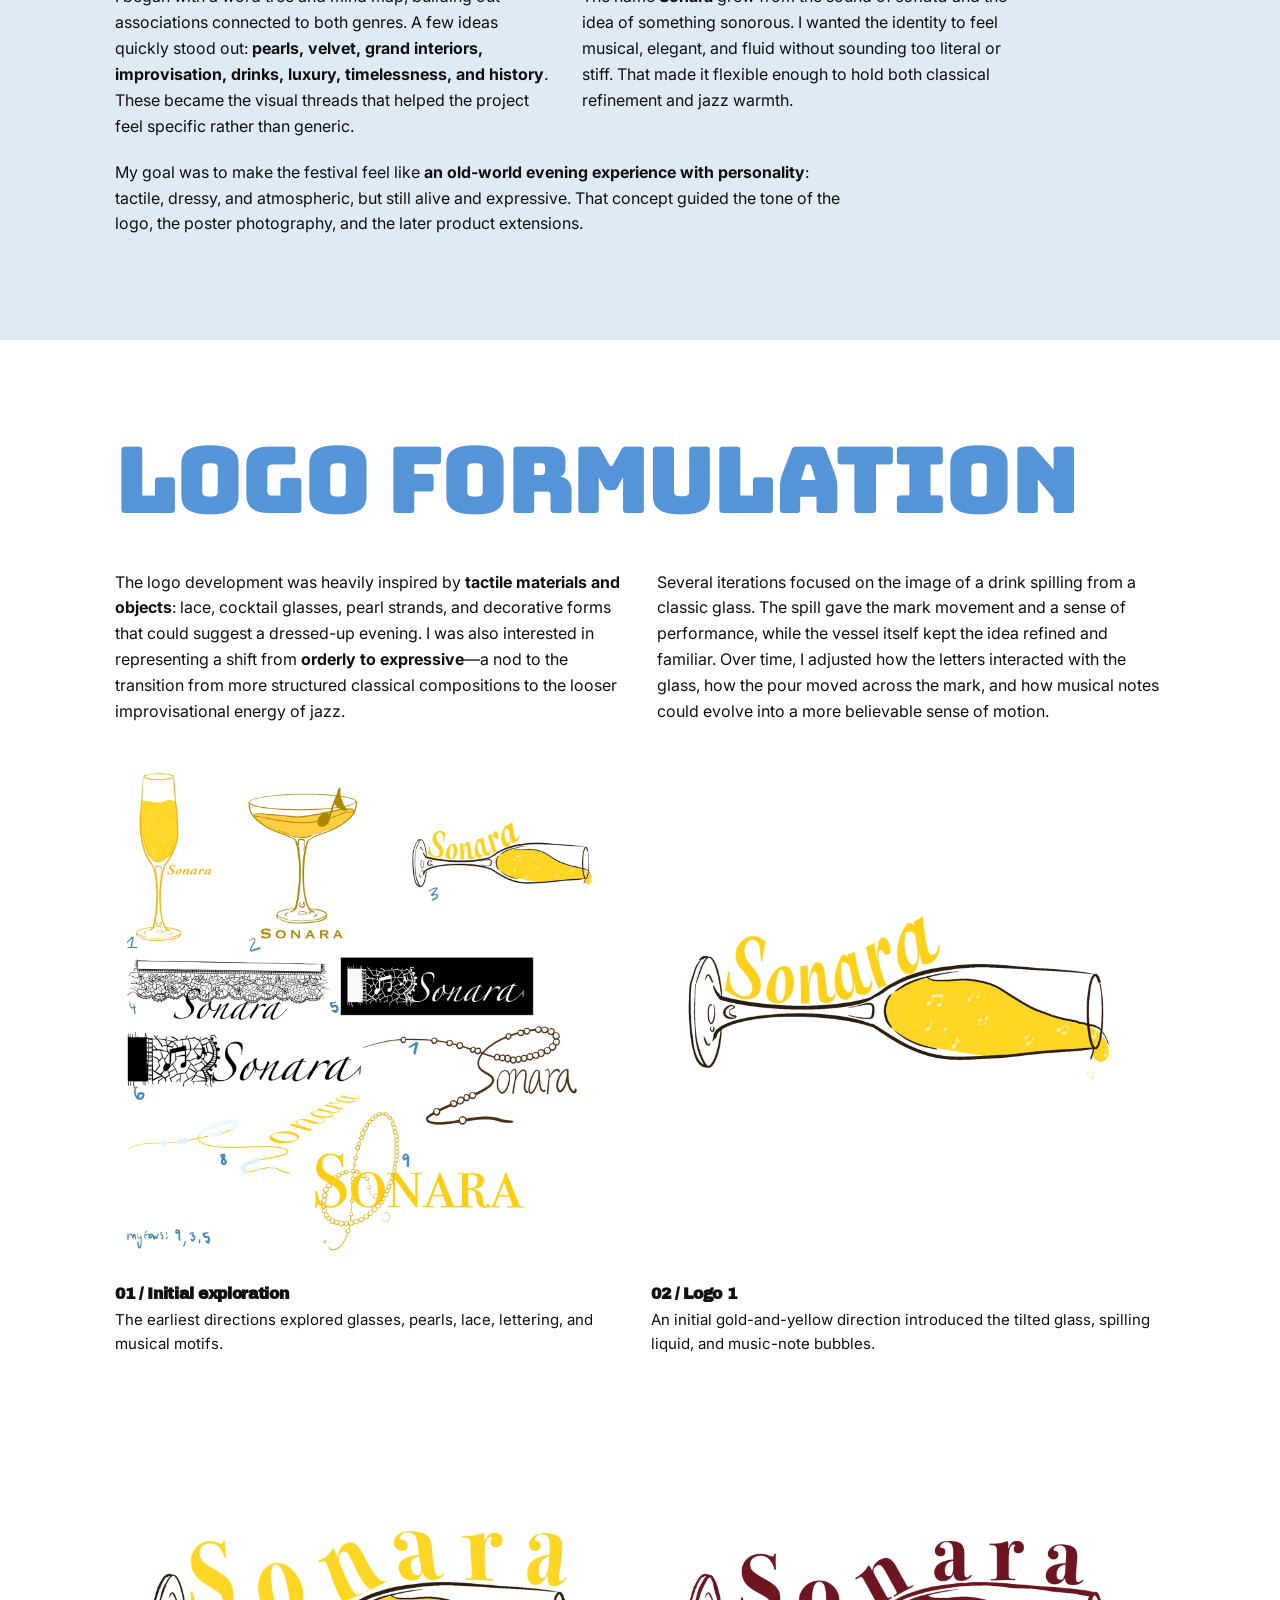
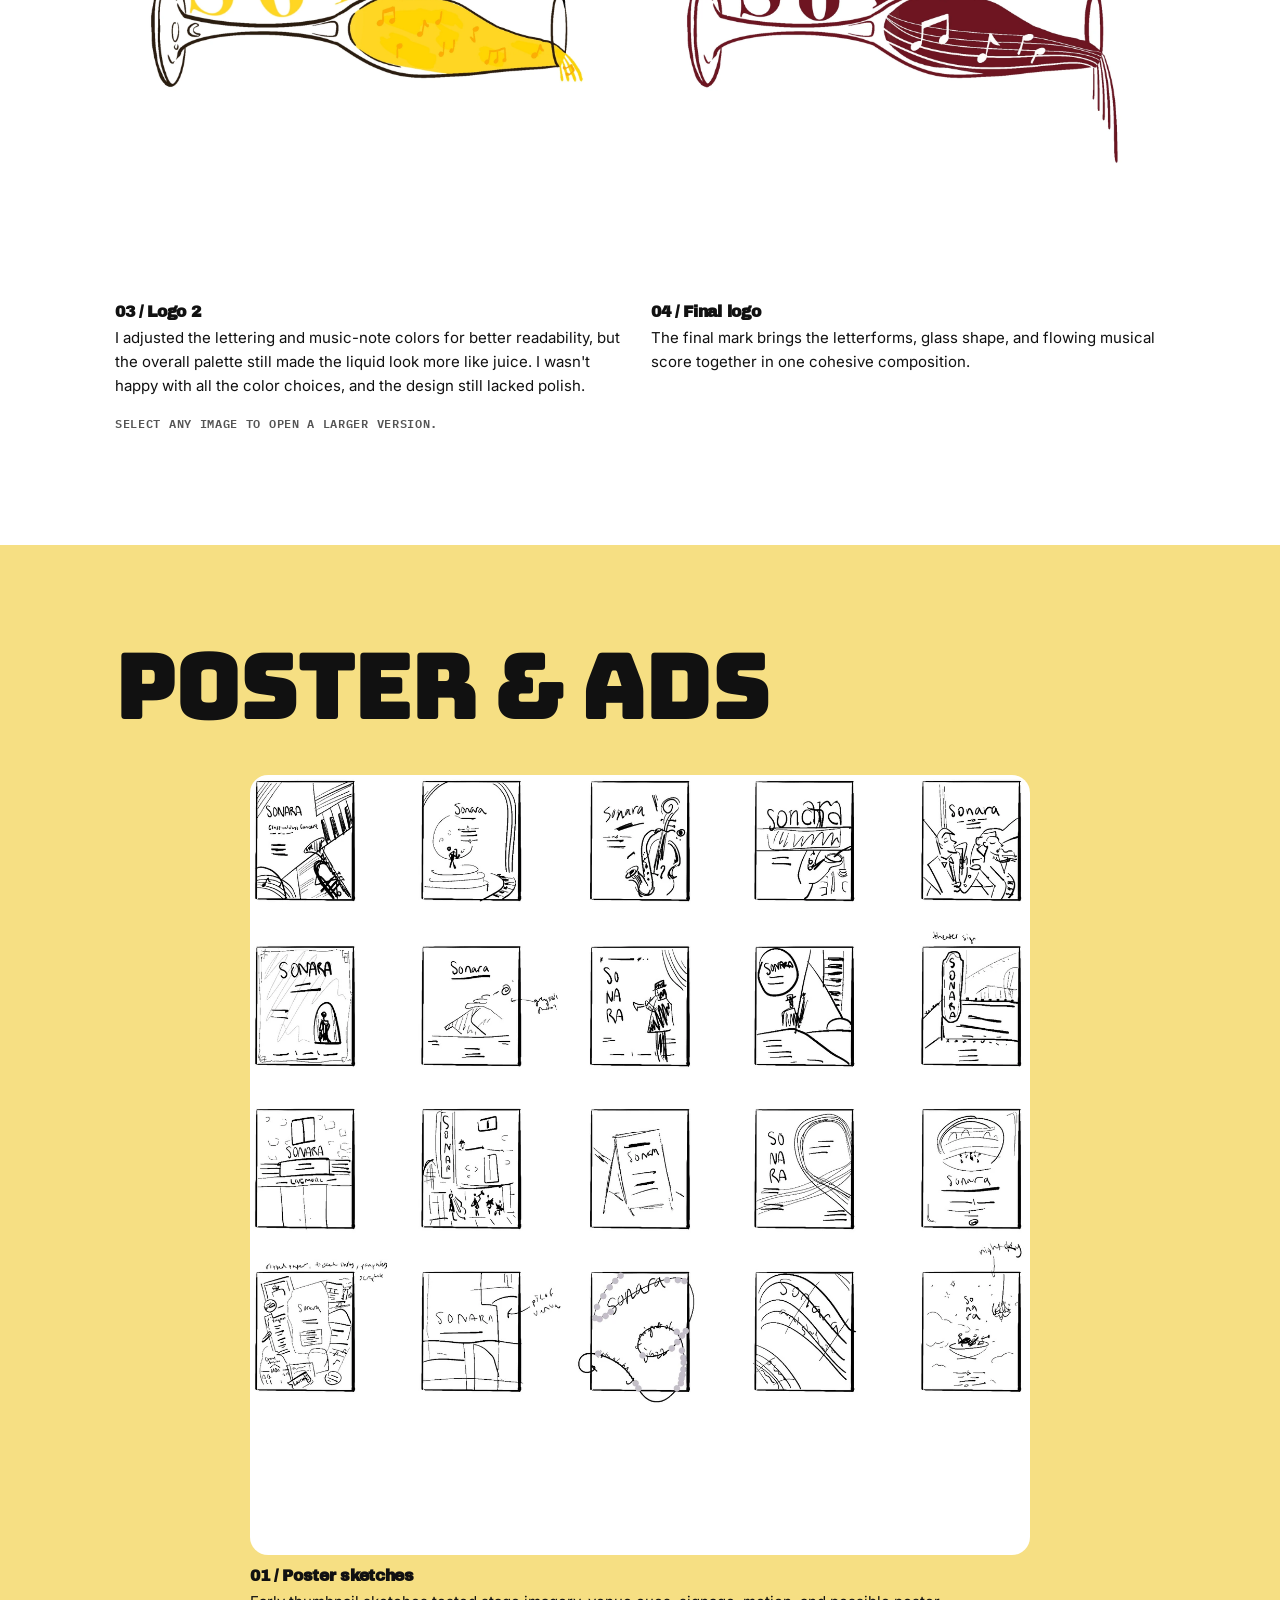
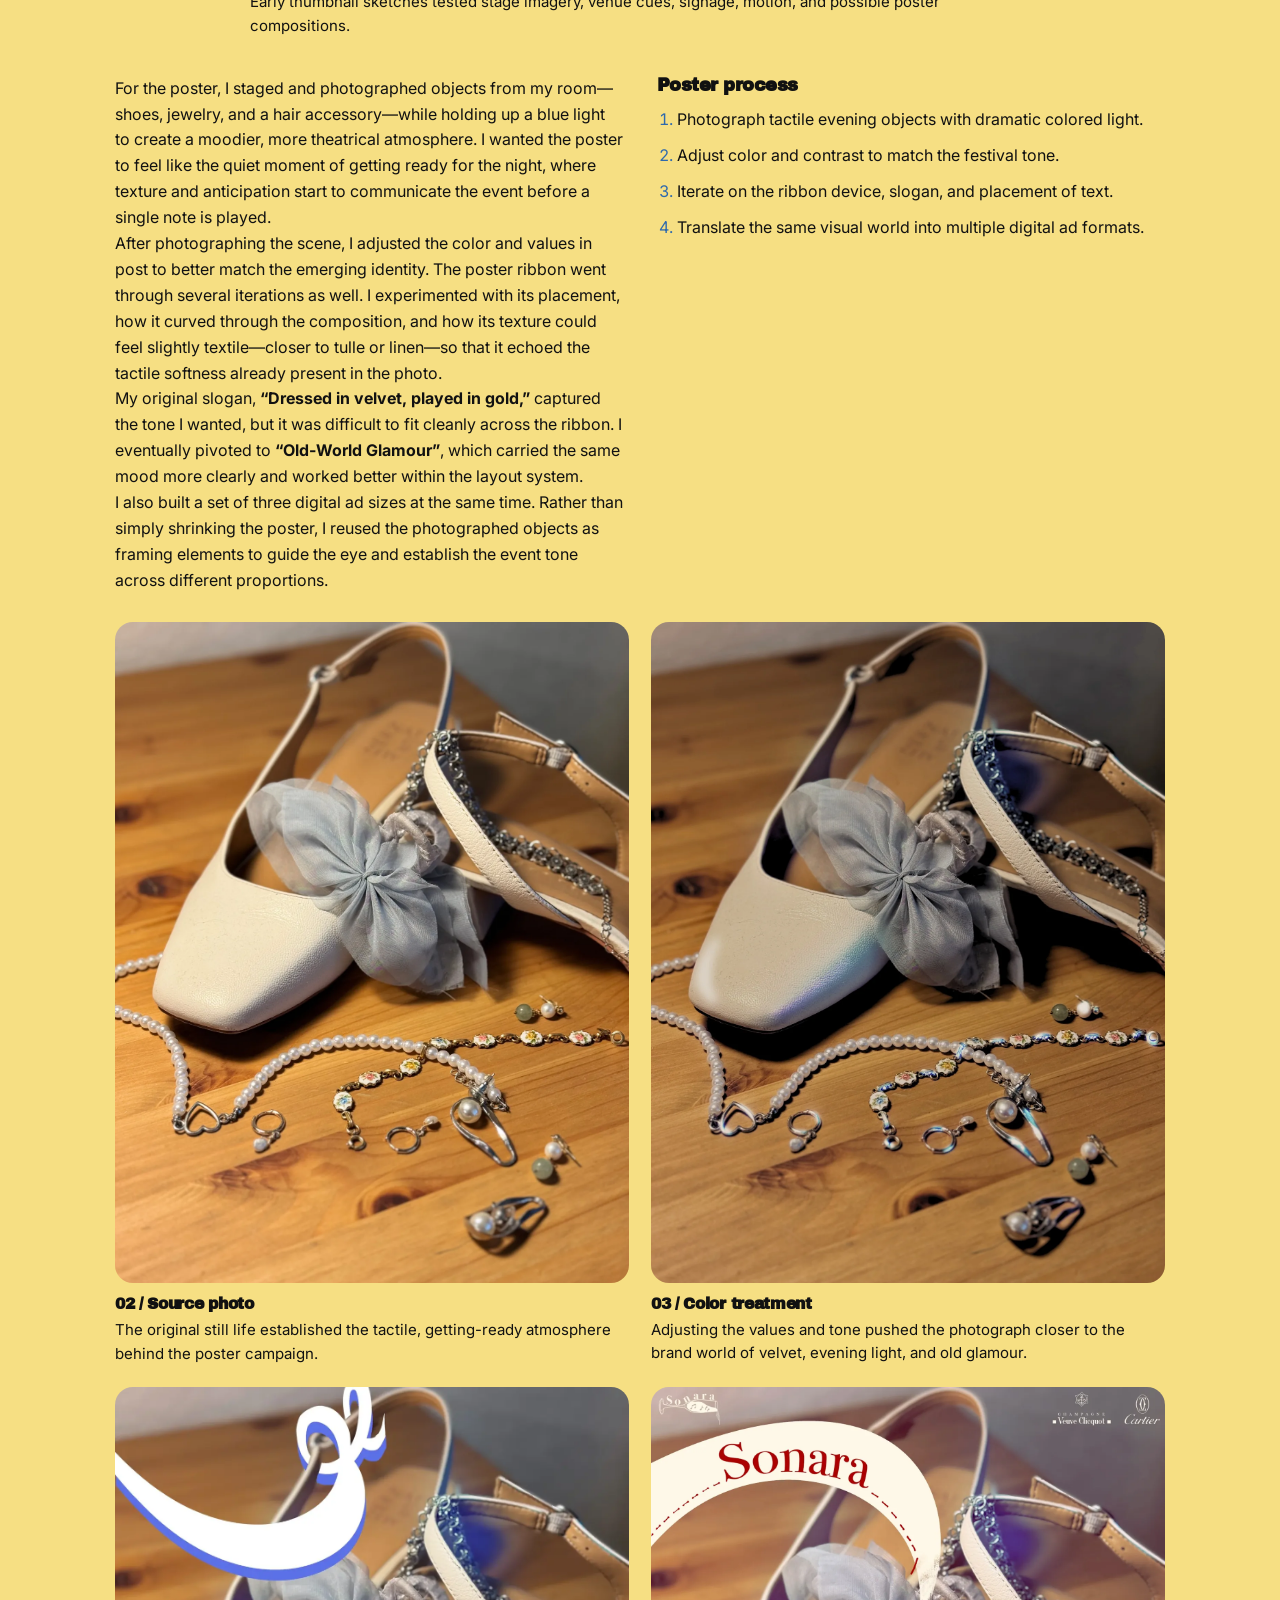
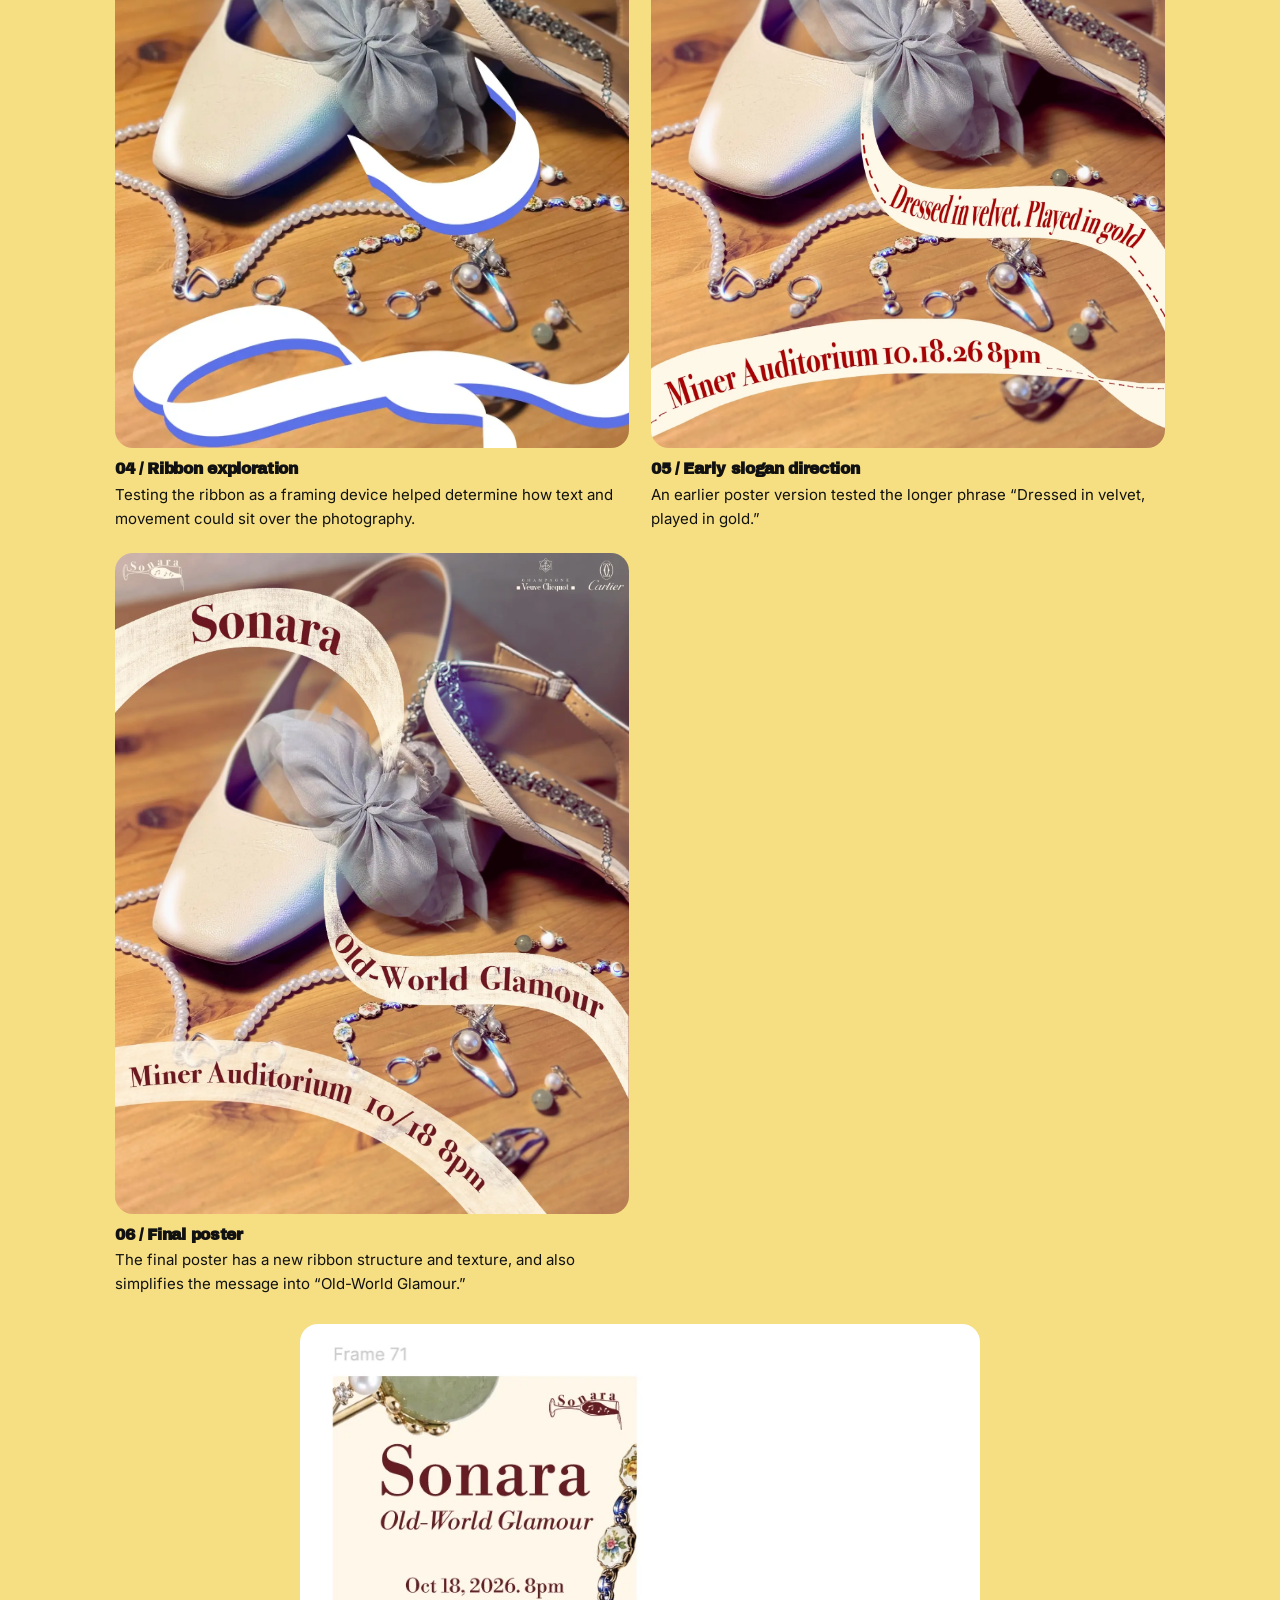
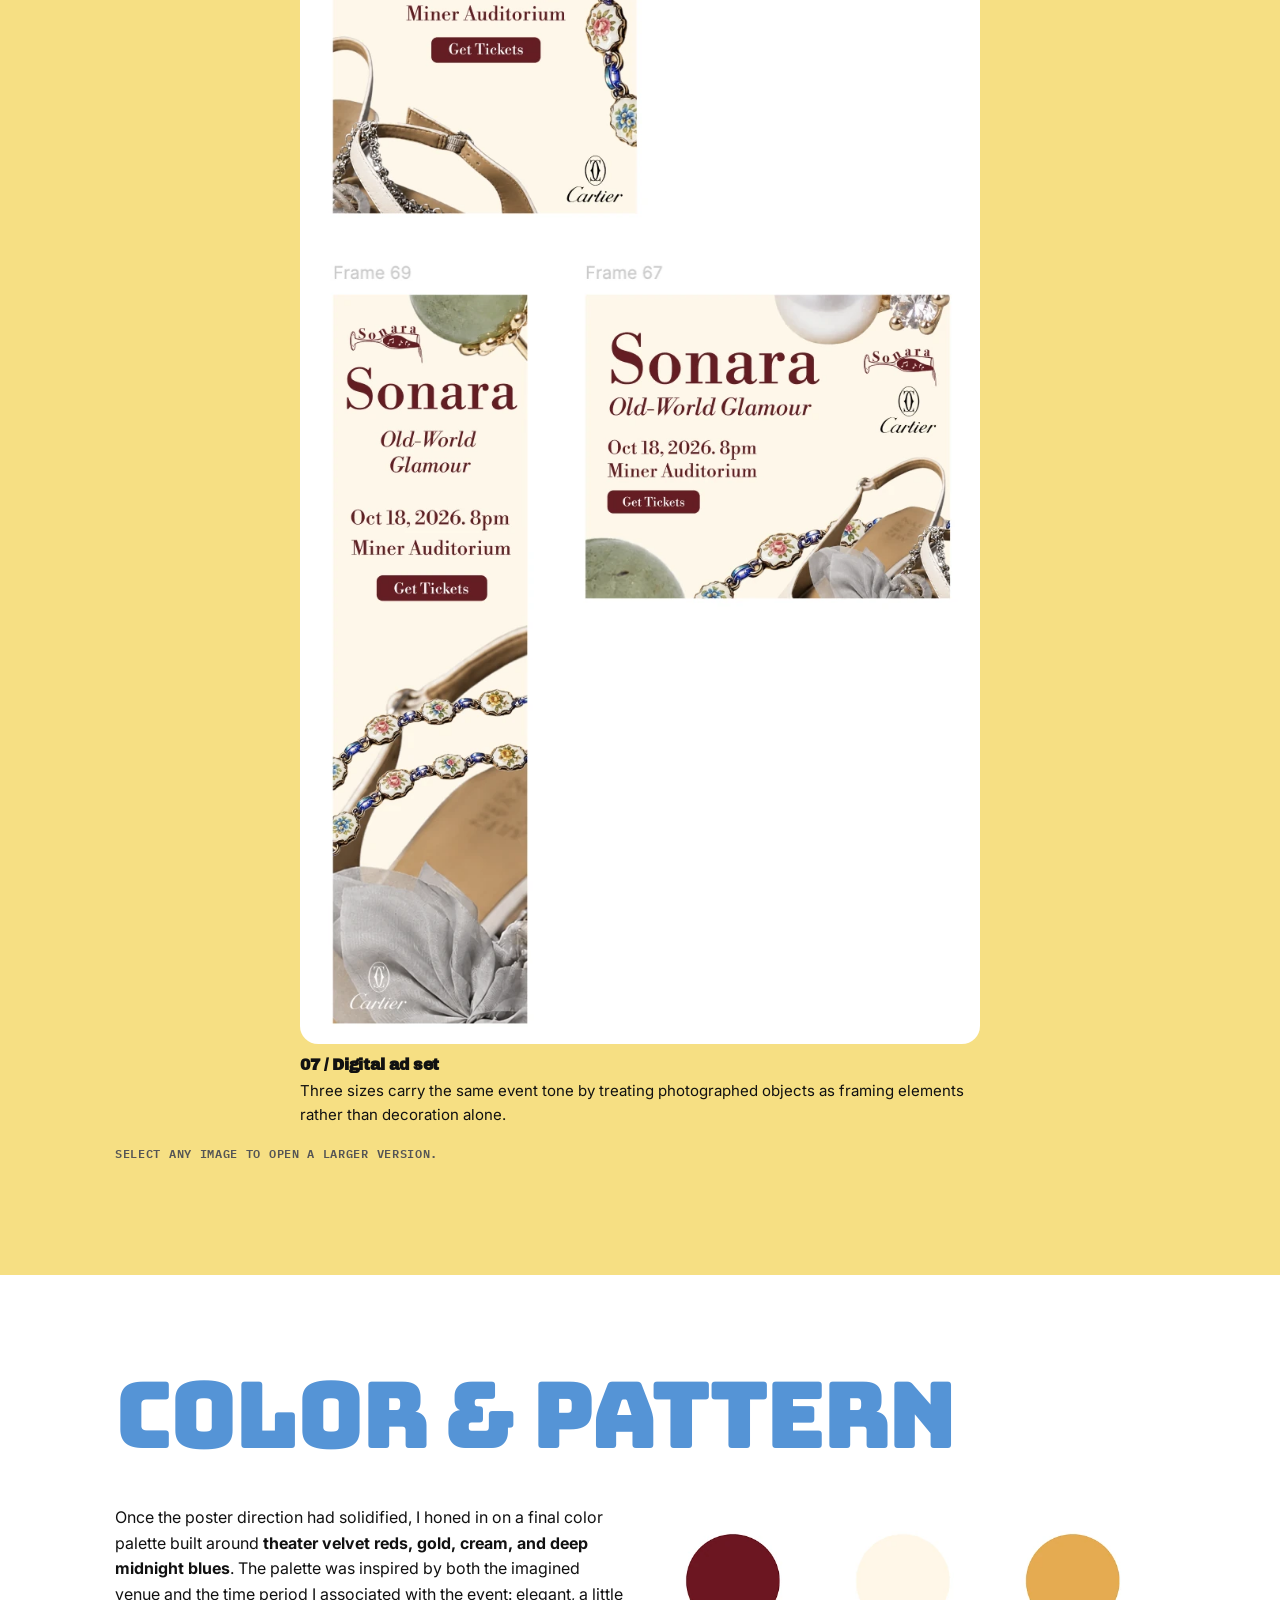
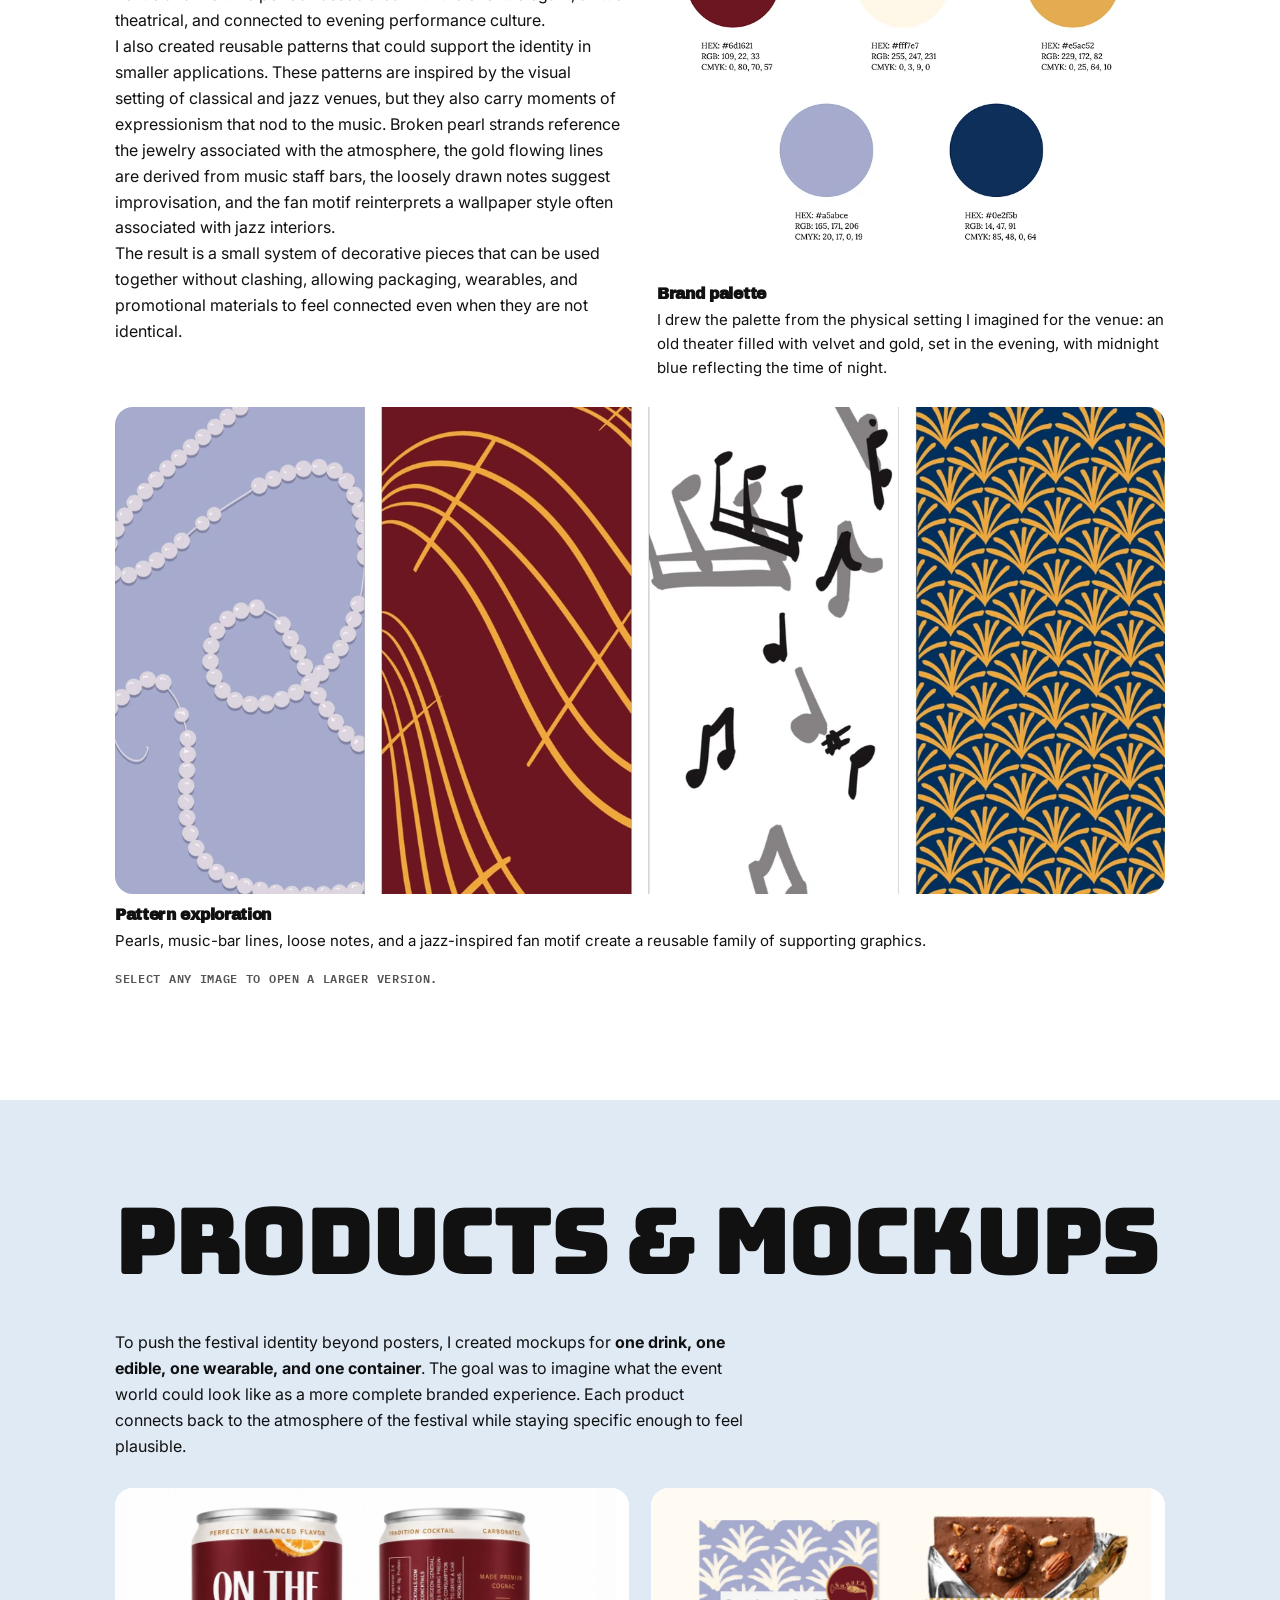
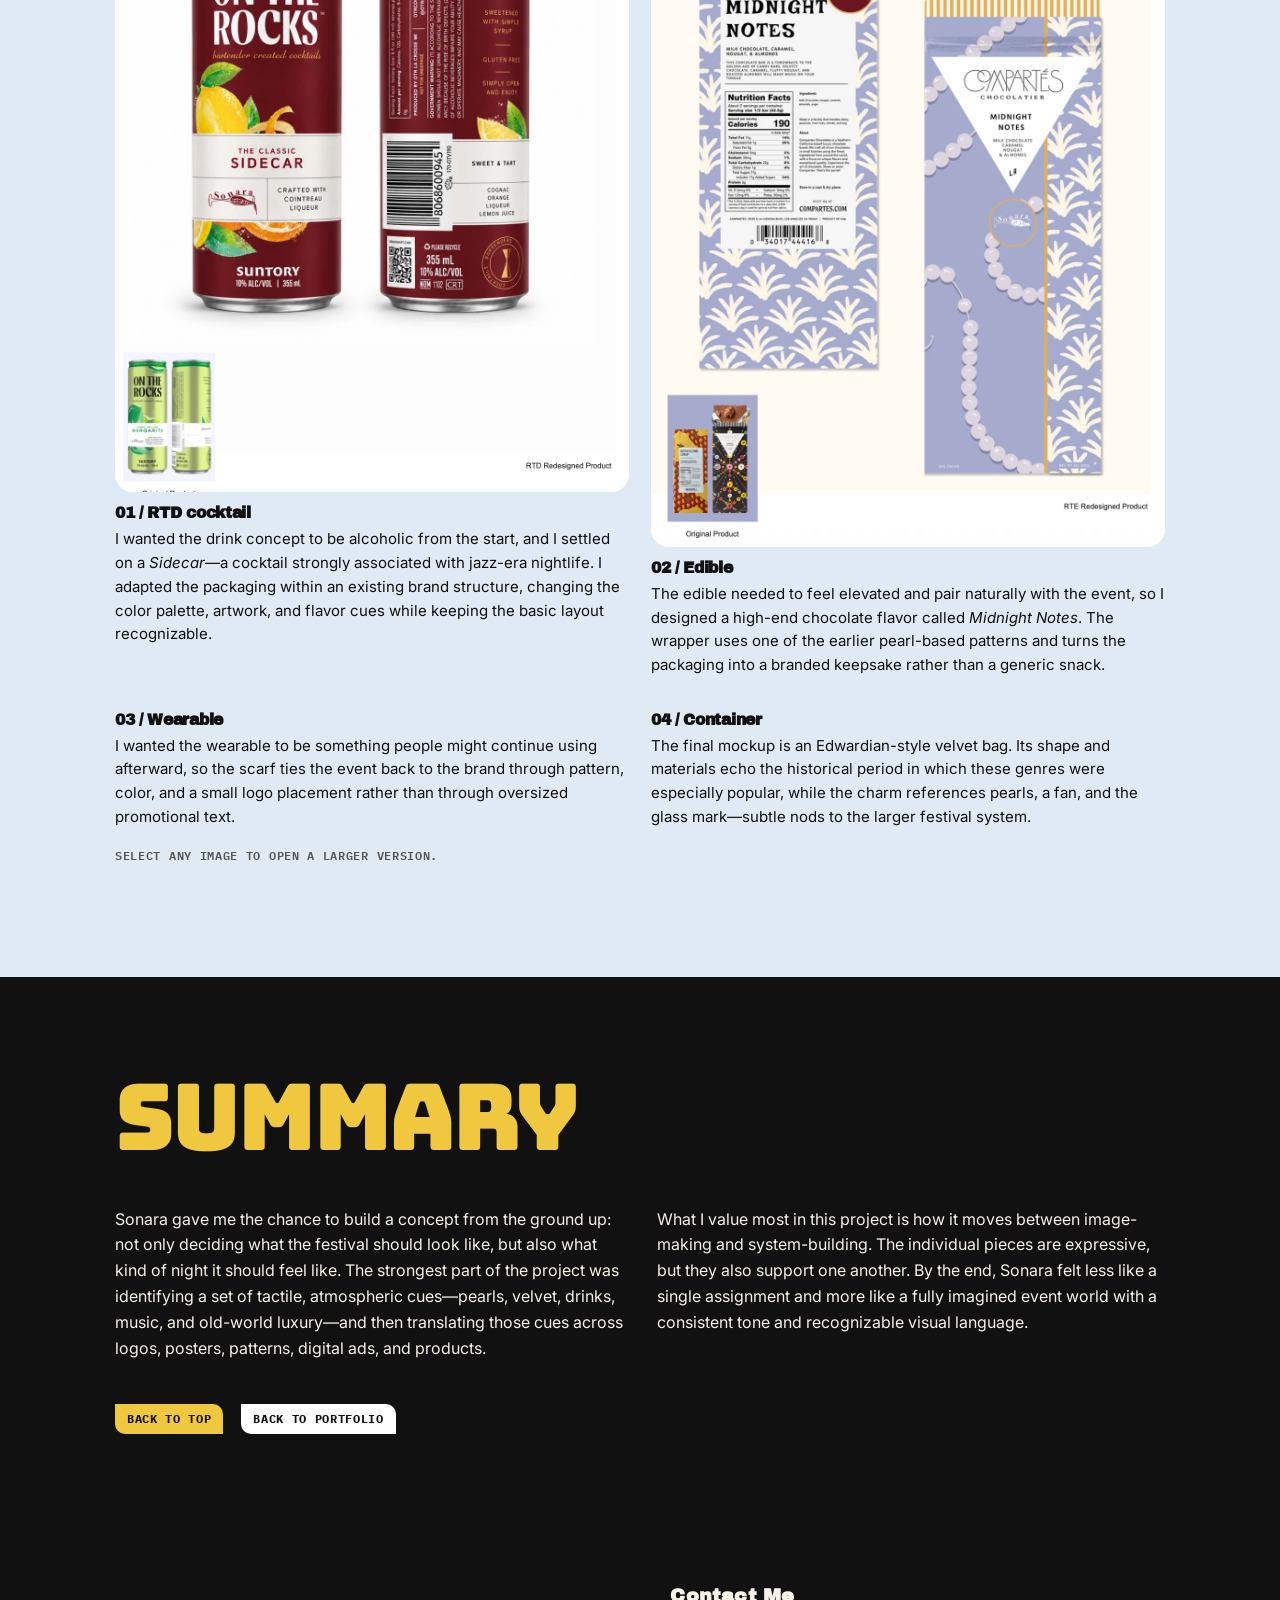
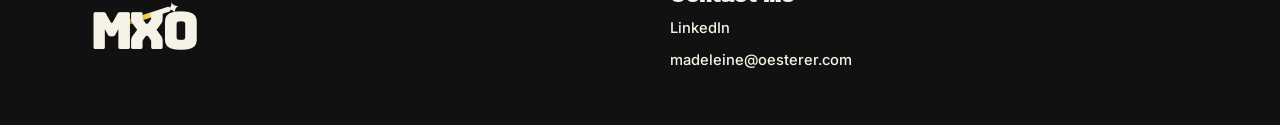
<file: sonara_case_study/index.html>
<!DOCTYPE html>

<html lang="en">
<head>
<meta charset="utf-8"/>
<meta content="width=device-width, initial-scale=1, viewport-fit=cover" name="viewport"/>
<meta content="#f7f2e8" name="theme-color"/>
<meta content="light" name="color-scheme"/>
<meta content="Sonara case study by Madeleine Oesterer: concept development, logo formulation, poster design, patterns, digital ads, and product mockups for a mixed-genre music festival." name="description"/>
<title>Sonara Case Study — Madeleine Oesterer</title>
<link href="../images/favicon-star.png?v=20261002-v11" rel="icon" sizes="180x180" type="image/png"/>
<link href="../images/favicon-star.png?v=20261002-v11" rel="shortcut icon" type="image/png"/>
<link href="../images/favicon-star.png?v=20261002-v11" rel="apple-touch-icon" sizes="180x180"/>
<link href="https://fonts.googleapis.com" rel="preconnect"/>
<link crossorigin="" href="https://fonts.gstatic.com" rel="preconnect"/>
<link href="https://fonts.googleapis.com/css2?family=Archivo+Black&amp;family=Bungee&amp;family=IBM+Plex+Mono:wght@400;500;600;700&amp;family=Inter:wght@400;500;600;700&amp;family=Noto+Sans+JP:wght@500;700;900&amp;display=swap" rel="stylesheet"/>
<link href="../styles.css?v=20261002-v10" rel="stylesheet"/>
<link href="styles.css?v=20261030-v2" rel="stylesheet"/>
</head>
<body class="case-study-page sonara-page">
<header class="site-header">
<a aria-label="Madeleine Oesterer home" class="brand" href="../index.html#top">
<span aria-hidden="true" class="shooting-star shooting-star--brand"></span>
<span class="brand-logo">MXO</span>
</a>
<nav aria-label="Primary navigation" class="main-nav">
<a href="../index.html#top">Home</a>
<a href="../index.html#work">Work</a>
<a href="../index.html#about">About</a>
<a href="../index.html#contact">Contact</a>
</nav>
<button aria-controls="mobile-nav" aria-expanded="false" class="menu-toggle">MENU</button>
</header>
<div aria-hidden="true" class="mobile-nav-backdrop"></div>
<nav aria-hidden="true" aria-label="Mobile navigation" class="mobile-nav" id="mobile-nav">
<button aria-label="Close menu" class="mobile-nav-close" type="button">×</button>
<a href="../index.html#top"><span>Home</span></a>
<a href="../index.html#work"><span>Work</span></a>
<a href="../index.html#about"><span>About</span></a>
<a href="../index.html#contact"><span>Contact</span></a>
</nav>
<main class="case-study-main" id="top">
<section aria-labelledby="case-title" class="case-hero">
<div class="case-container case-hero-grid">
<div class="case-hero-copy">
<p class="case-kicker">BRAND IDENTITY / MARKETING CONCEPT / PRODUCT DESIGN</p>
<h1 id="case-title">SONARA</h1>
<p class="case-deck">Developing the branding, promotional campaign, and product extensions for a mixed-genre music festival that blends the structure of classical music with the looser, improvisational energy of jazz.</p>
<div class="case-hero-actions">
<a class="case-button case-button--black" href="#overview">READ CASE STUDY</a>
</div>
</div>
</div>
</section>
<nav aria-label="Case study sections" class="case-subnav">
<div class="case-subnav-inner">
<a href="#overview">Overview</a>
<a href="#concept">Concept</a>
<a href="#logo">Logo</a>
<a href="#poster">Poster &amp; Ads</a>
<a href="#system">Color &amp; Pattern</a>
<a href="#products">Products</a>
<a href="#summary">Summary</a>
</div>
</nav>
<section class="case-section" id="overview">
<div class="case-container">
<div class="case-section-heading"><h2>Project Overview</h2></div>
<div class="sonara-overview-grid">
<div class="case-copy">
<p><strong>Sonara</strong> is a festival identity concept built for a mixed-genre music event. My assignment was to develop the marketing and overall experience for a pairing of <strong>jazz and classical music</strong>—a combination that felt especially rich because the two genres share instruments, performance spaces, and a sense of musical sophistication, while still carrying very different energy.</p>
<p>From the beginning, I imagined Sonara as an evening event geared toward an adult audience in their 30s and 40s: a place to dress up, savor a drink, sit down, and enjoy the atmosphere rather than rush through it. That vision shaped every design decision, from the name and logo to the poster imagery, color palette, and product mockups.</p>
<p>The final system includes <strong>logo formulation, poster design, digital ads, color and pattern development, and a suite of product concepts</strong> that extend the world of the festival beyond a single event graphic.</p>
</div>
<aside aria-label="Project details" class="case-callout">
<div>
<h3>Prompt</h3>
<p>Create the marketing concept for a mixed-genre music festival.</p>
</div>
<div>
<h3>Assigned Genres</h3>
<p>Jazz and classical music.</p>
</div>
<div>
<h3>My Focus</h3>
<p>Identity, atmosphere, poster design, digital promotion, reusable patterns, and product mockups.</p>
</div>
</aside>
</div>
</div>
</section>
<section class="case-section case-section--blue" id="concept">
<div class="case-container">
<div class="case-section-heading"><h2>Concept &amp; Audience</h2></div>
<div class="sonara-concept-grid">
<div class="sonara-stacked-text case-copy">
<p>I began with a word tree and mind map, building out associations connected to both genres. A few ideas quickly stood out: <strong>pearls, velvet, grand interiors, improvisation, drinks, luxury, timelessness, and history</strong>. These became the visual threads that helped the project feel specific rather than generic.</p>
<p>The name <strong>Sonara</strong> grew from the sound of <em>sonata</em> and the idea of something sonorous. I wanted the identity to feel musical, elegant, and fluid without sounding too literal or stiff. That made it flexible enough to hold both classical refinement and jazz warmth.</p>
<p>My goal was to make the festival feel like <strong>an old-world evening experience with personality</strong>: tactile, dressy, and atmospheric, but still alive and expressive. That concept guided the tone of the logo, the poster photography, and the later product extensions.</p>
</div>
</div>
</div>
</section>
<section class="case-section" id="logo">
<div class="case-container">
<div class="case-section-heading"><h2>Logo Formulation</h2></div>
<div class="case-lead case-copy">
<p>The logo development was heavily inspired by <strong>tactile materials and objects</strong>: lace, cocktail glasses, pearl strands, and decorative forms that could suggest a dressed-up evening. I was also interested in representing a shift from <strong>orderly to expressive</strong>—a nod to the transition from more structured classical compositions to the looser improvisational energy of jazz.</p>
<p>Several iterations focused on the image of a drink spilling from a classic glass. The spill gave the mark movement and a sense of performance, while the vessel itself kept the idea refined and familiar. Over time, I adjusted how the letters interacted with the glass, how the pour moved across the mark, and how musical notes could evolve into a more believable sense of motion.</p>
</div>
<div class="sonara-logo-grid"><figure class="case-figure-card"><a aria-label="Open 01 / Initial exploration in larger view" href="images/logo-exploration-sheet.webp" rel="noopener noreferrer" target="_blank"><img alt="Early Sonara logo exploration sheet showing varied sketches featuring drinks, lace, pearls and notes" loading="lazy" src="images/logo-exploration-sheet.webp"/></a><figcaption><strong>01 / Initial exploration</strong><span>The earliest directions explored glasses, pearls, lace, lettering, and musical motifs.</span></figcaption></figure><figure class="case-figure-card"><a aria-label="Open 02 / Logo 1 in larger view" href="images/logo-1.webp" rel="noopener noreferrer" target="_blank"><img alt="Sonara first logo iteration with golden lettering, a tipped cocktail glass, and music notes in yellow liquid" loading="lazy" src="images/logo-1.webp"/></a><figcaption><strong>02 / Logo 1</strong><span>An initial gold-and-yellow direction introduced the tilted glass, spilling liquid, and music-note bubbles.</span></figcaption></figure><figure class="case-figure-card"><a aria-label="Open 03 / Logo 2 in larger view" href="images/logo-2.webp" rel="noopener noreferrer" target="_blank"><img alt="Sonara second logo iteration with red serif lettering and a tipped glass containing lines of music" loading="lazy" src="images/logo-2.webp"/></a><figcaption><strong>03 / Logo 2</strong><span>I adjusted the lettering and music-note colors for better readability, but the overall palette still made the liquid look more like juice. I wasn't happy with all the color choices, and the design still lacked polish.</span></figcaption></figure><figure class="case-figure-card"><a aria-label="Open 04 / Final logo in larger view" href="images/logo-final.webp" rel="noopener noreferrer" target="_blank"><img alt="Final Sonara logo with burgundy serif lettering following a tilted glass and a musical score pouring through it" loading="lazy" src="images/logo-final.webp"/></a><figcaption><strong>04 / Final logo</strong><span>The final mark brings the letterforms, glass shape, and flowing musical score together in one cohesive composition.</span></figcaption></figure></div>
<p class="case-zoom-hint">Select any image to open a larger version.</p>
</div>
</section>
<section class="case-section case-section--yellow" id="poster">
<div class="case-container">
<div class="case-section-heading"><h2>Poster &amp; Ads</h2></div><figure class="case-figure-card sonara-poster-sketches">
<a aria-label="Open Sonara concept thumbnails larger" href="images/concept-thumbnails.webp" rel="noopener noreferrer" target="_blank">
<img alt="Grid of early Sonara festival concept sketches and thumbnail compositions" loading="lazy" src="images/concept-thumbnails.webp"/>
</a>
<figcaption>
<strong>01 / Poster sketches</strong>
<span>Early thumbnail sketches tested stage imagery, venue cues, signage, motion, and possible poster compositions.</span>
</figcaption>
</figure>
<div class="case-two-column">
<div class="case-copy">
<p>For the poster, I staged and photographed objects from my room—shoes, jewelry, and a hair accessory—while holding up a blue light to create a moodier, more theatrical atmosphere. I wanted the poster to feel like the quiet moment of getting ready for the night, where texture and anticipation start to communicate the event before a single note is played.</p>
<p>After photographing the scene, I adjusted the color and values in post to better match the emerging identity. The poster ribbon went through several iterations as well. I experimented with its placement, how it curved through the composition, and how its texture could feel slightly textile—closer to tulle or linen—so that it echoed the tactile softness already present in the photo.</p>
<p>My original slogan, <strong>“Dressed in velvet, played in gold,”</strong> captured the tone I wanted, but it was difficult to fit cleanly across the ribbon. I eventually pivoted to <strong>“Old-World Glamour”</strong>, which carried the same mood more clearly and worked better within the layout system.</p>
<p>I also built a set of three digital ad sizes at the same time. Rather than simply shrinking the poster, I reused the photographed objects as framing elements to guide the eye and establish the event tone across different proportions.</p>
</div>
<div class="case-copy">
<h3 class="sonara-small-heading">Poster process</h3>
<ol class="sonara-process-list">
<li>Photograph tactile evening objects with dramatic colored light.</li>
<li>Adjust color and contrast to match the festival tone.</li>
<li>Iterate on the ribbon device, slogan, and placement of text.</li>
<li>Translate the same visual world into multiple digital ad formats.</li>
</ol>
</div>
</div>
<div class="sonara-poster-grid" style="margin-top: 28px;"><figure class="case-figure-card">
<a aria-label="Open raw poster photo larger" href="images/poster-photo-raw.webp" rel="noopener noreferrer" target="_blank">
<img alt="Original tabletop photo of shoes and jewelry used as the basis for the Sonara poster" loading="lazy" src="images/poster-photo-raw.webp"/>
</a>
<figcaption>
<strong>02 / Source photo</strong>
<span>The original still life established the tactile, getting-ready atmosphere behind the poster campaign.</span>
</figcaption>
</figure><figure class="case-figure-card">
<a aria-label="Open color-graded poster photo larger" href="images/poster-photo-dark-grade.webp" rel="noopener noreferrer" target="_blank">
<img alt="Color-graded Sonara still life photo with shoes and jewelry on a wooden surface" loading="lazy" src="images/poster-photo-dark-grade.webp"/>
</a>
<figcaption>
<strong>03 / Color treatment</strong>
<span>Adjusting the values and tone pushed the photograph closer to the brand world of velvet, evening light, and old glamour.</span>
</figcaption>
</figure><figure class="case-figure-card">
<a aria-label="Open ribbon exploration image larger" href="images/poster-ribbon-exploration.webp" rel="noopener noreferrer" target="_blank">
<img alt="Poster exploration using white ribbon-like shapes over the Sonara still life photo" loading="lazy" src="images/poster-ribbon-exploration.webp"/>
</a>
<figcaption>
<strong>04 / Ribbon exploration</strong>
<span>Testing the ribbon as a framing device helped determine how text and movement could sit over the photography.</span>
</figcaption>
</figure><figure class="case-figure-card">
<a aria-label="Open early Sonara poster larger" href="images/poster-early-slogan.webp" rel="noopener noreferrer" target="_blank">
<img alt="Early Sonara poster featuring the slogan Dressed in velvet. Played in gold." loading="lazy" src="images/poster-early-slogan.webp"/>
</a>
<figcaption>
<strong>05 / Early slogan direction</strong>
<span>An earlier poster version tested the longer phrase “Dressed in velvet, played in gold.”</span>
</figcaption>
</figure><figure class="case-figure-card">
<a aria-label="Open final Sonara poster larger" href="images/poster-final.webp" rel="noopener noreferrer" target="_blank">
<img alt="Final Sonara poster with ribbon treatment, old-world glamour tagline, and event details" loading="lazy" src="images/poster-final.webp"/>
</a>
<figcaption>
<strong>06 / Final poster</strong>
<span>The final poster has a new ribbon structure and texture, and also simplifies the message into “Old-World Glamour.”</span>
</figcaption>
</figure></div>
<div class="sonara-ads-grid sonara-ads-only" style="margin-top: 28px;">
<figure class="case-figure-card">
<a aria-label="Open Sonara digital ad set larger" href="images/digital-ads.webp" rel="noopener noreferrer" target="_blank">
<img alt="Set of three Sonara digital ads in different aspect ratios" loading="lazy" src="images/digital-ads.webp"/>
</a>
<figcaption>
<strong>07 / Digital ad set</strong>
<span>Three sizes carry the same event tone by treating photographed objects as framing elements rather than decoration alone.</span>
</figcaption>
</figure>
</div>
<p class="case-zoom-hint">Select any image to open a larger version.</p>
</div>
</section>
<section class="case-section" id="system">
<div class="case-container">
<div class="case-section-heading"><h2>Color &amp; Pattern</h2></div>
<div class="case-two-column">
<div class="case-copy">
<p>Once the poster direction had solidified, I honed in on a final color palette built around <strong>theater velvet reds, gold, cream, and deep midnight blues</strong>. The palette was inspired by both the imagined venue and the time period I associated with the event: elegant, a little theatrical, and connected to evening performance culture.</p>
<p>I also created reusable patterns that could support the identity in smaller applications. These patterns are inspired by the visual setting of classical and jazz venues, but they also carry moments of expressionism that nod to the music. Broken pearl strands reference the jewelry associated with the atmosphere, the gold flowing lines are derived from music staff bars, the loosely drawn notes suggest improvisation, and the fan motif reinterprets a wallpaper style often associated with jazz interiors.</p>
<p>The result is a small system of decorative pieces that can be used together without clashing, allowing packaging, wearables, and promotional materials to feel connected even when they are not identical.</p>
</div>
<figure class="case-figure-card">
<a aria-label="Open Sonara brand palette larger" href="images/brand-palette.webp" rel="noopener noreferrer" target="_blank">
<img alt="Sonara brand color palette featuring deep red, cream, gold, lilac-blue, and navy" loading="lazy" src="images/brand-palette.webp"/>
</a>
<figcaption>
<strong>Brand palette</strong>
<span>I drew the palette from the physical setting I imagined for the venue: an old theater filled with velvet and gold, set in the evening, with midnight blue reflecting the time of night.</span>
</figcaption>
</figure>
</div>
<div class="sonara-pattern-grid" style="margin-top: 28px;">
<figure class="case-figure-card">
<a aria-label="Open pattern exploration image larger" href="images/pattern-exploration.webp" rel="noopener noreferrer" target="_blank">
<img alt="Four Sonara patterns showing pearl strings, gold lines, expressive notes, and a jazz fan motif" loading="lazy" src="images/pattern-exploration.webp"/>
</a>
<figcaption>
<strong>Pattern exploration</strong>
<span>Pearls, music-bar lines, loose notes, and a jazz-inspired fan motif create a reusable family of supporting graphics.</span>
</figcaption>
</figure>
</div>
<p class="case-zoom-hint">Select any image to open a larger version.</p>
</div>
</section>
<section class="case-section case-section--blue" id="products">
<div class="case-container">
<div class="case-section-heading"><h2>Products &amp; Mockups</h2></div>
<div class="case-copy" style="margin-bottom: 28px;">
<p>To push the festival identity beyond posters, I created mockups for <strong>one drink, one edible, one wearable, and one container</strong>. The goal was to imagine what the event world could look like as a more complete branded experience. Each product connects back to the atmosphere of the festival while staying specific enough to feel plausible.</p>
</div>
<div class="sonara-products-grid">
<figure class="case-figure-card">
<a aria-label="Open Sidecar can mockup larger" href="images/product-sidecar.webp" rel="noopener noreferrer" target="_blank">
<img alt="Red and gold Sonara themed Sidecar canned cocktail mockup shown from front and back" loading="lazy" src="images/product-sidecar.webp"/>
</a>
<figcaption>
<strong>01 / RTD cocktail</strong>
<span>I wanted the drink concept to be alcoholic from the start, and I settled on a <em>Sidecar</em>—a cocktail strongly associated with jazz-era nightlife. I adapted the packaging within an existing brand structure, changing the color palette, artwork, and flavor cues while keeping the basic layout recognizable.</span>
</figcaption>
</figure>
<figure class="case-figure-card">
<a aria-label="Open chocolate packaging larger" href="images/product-chocolate.webp" rel="noopener noreferrer" target="_blank">
<img alt="Midnight Notes Sonara chocolate packaging redesign using pearl pattern and festival branding" loading="lazy" src="images/product-chocolate.webp"/>
</a>
<figcaption>
<strong>02 / Edible</strong>
<span>The edible needed to feel elevated and pair naturally with the event, so I designed a high-end chocolate flavor called <em>Midnight Notes</em>. The wrapper uses one of the earlier pearl-based patterns and turns the packaging into a branded keepsake rather than a generic snack.</span>
</figcaption>
</figure>
<figure class="case-figure-card">
<a aria-label="Open scarf mockup larger" href="images/product-scarf.webp" rel="noopener noreferrer" target="_blank">
<img alt="Silk scarf mockup showing Sonara pattern and border design" loading="lazy" src="images/product-scarf.webp"/>
</a>
<figcaption>
<strong>03 / Wearable</strong>
<span>I wanted the wearable to be something people might continue using afterward, so the scarf ties the event back to the brand through pattern, color, and a small logo placement rather than through oversized promotional text.</span>
</figcaption>
</figure>
<figure class="case-figure-card">
<a aria-label="Open velvet bag mockup larger" href="images/product-bag.webp" rel="noopener noreferrer" target="_blank">
<img alt="Edwardian-inspired Sonara velvet bag shown from front and side with a themed charm" loading="lazy" src="images/product-bag.webp"/>
</a>
<figcaption>
<strong>04 / Container</strong>
<span>The final mockup is an Edwardian-style velvet bag. Its shape and materials echo the historical period in which these genres were especially popular, while the charm references pearls, a fan, and the glass mark—subtle nods to the larger festival system.</span>
</figcaption>
</figure>
</div>
<p class="case-zoom-hint">Select any image to open a larger version.</p>
</div>
</section>
<section class="case-section case-section--ink" id="summary">
<div class="case-container">
<div class="case-section-heading"><h2>Summary</h2></div>
<div class="case-two-column">
<div class="case-copy">
<p>Sonara gave me the chance to build a concept from the ground up: not only deciding what the festival should look like, but also what kind of night it should feel like. The strongest part of the project was identifying a set of tactile, atmospheric cues—pearls, velvet, drinks, music, and old-world luxury—and then translating those cues across logos, posters, patterns, digital ads, and products.</p>
</div>
<div class="case-copy">
<p>What I value most in this project is how it moves between image-making and system-building. The individual pieces are expressive, but they also support one another. By the end, Sonara felt less like a single assignment and more like a fully imagined event world with a consistent tone and recognizable visual language.</p>
</div>
</div>
<div class="case-summary-actions">
<a class="case-button case-button--yellow" href="#top">BACK TO TOP</a>
<a class="case-button case-button--cream" href="../index.html#work">BACK TO PORTFOLIO</a>
</div>
</div>
</section>
</main>
<footer class="site-footer">
<a aria-label="Madeleine Oesterer home" class="footer-brand" href="../index.html#top">
<span aria-hidden="true" class="shooting-star shooting-star--footer"></span>
<span class="footer-logo">MXO</span>
</a>
<div class="footer-contact">
<h2>Contact Me</h2>
<a href="https://www.linkedin.com/in/madeleine-oesterer/" rel="noopener noreferrer" target="_blank"><span>LinkedIn</span></a>
<a href="mailto:madeleine@oesterer.com"><span>madeleine@oesterer.com</span></a>
</div>
</footer>
<script src="../script.js?v=20261002-v13"></script>
</body>
</html>
</file>
<file: styles.css>
:root {
  --ink: #111111;
  --paper: #f7f2e8;
  --cream: #fffaf0;
  --blue: #5594d6;
  --blue-deep: #2e69ad;
  --yellow: #f0c83f;
  --pink: #e84b3d;
  --red: var(--pink);
  --gray: #d8d8d2;
  --line: 2px solid var(--ink);
  --radius-sm: 14px;
  --radius-md: 22px;
  --radius-lg: 34px;
  --shadow: 6px 6px 0 var(--ink);
  --max: 1440px;
}

* {
  box-sizing: border-box;
}

html {
  scroll-behavior: smooth;
  background: var(--ink);
}

body {
  margin: 0;
  color: var(--ink);
  background: var(--paper);
  font-family: "Inter", system-ui, -apple-system, BlinkMacSystemFont, "Segoe UI", sans-serif;
  overflow-x: hidden;
}

body.menu-open {
  overflow: hidden;
}

::selection {
  background: var(--yellow);
  color: var(--ink);
}

a {
  color: inherit;
  text-decoration: none;
}

button,
a {
  -webkit-tap-highlight-color: transparent;
}

button {
  font: inherit;
}

img,
iframe {
  max-width: 100%;
}

/* ---------- Loader ---------- */
.loader {
  position: fixed;
  inset: 0;
  z-index: 9999;
  display: grid;
  place-items: center;
  align-content: center;
  gap: 18px;
  background: var(--blue);
  transition: opacity 0.45s ease, visibility 0.45s ease;
}

.loader.is-hidden {
  opacity: 0;
  visibility: hidden;
  pointer-events: none;
}

.loader-mark {
  position: relative;
  width: 190px;
  height: 92px;
  display: grid;
  place-items: center;
}

.loader-logo,
.brand-logo {
  position: relative;
  z-index: 2;
  font-family: "Bungee", sans-serif;
  letter-spacing: -0.09em;
  line-height: 1;
}

.loader-logo {
  font-size: clamp(3.4rem, 8vw, 5.8rem);
}

.loader p {
  margin: 0;
  font: 700 0.72rem/1 "IBM Plex Mono", monospace;
  letter-spacing: 0.14em;
}

.shooting-star {
  position: absolute;
  z-index: 1;
  width: 92px;
  height: 8px;
  border-radius: 999px;
  background: linear-gradient(90deg, rgba(255,255,255,0), var(--yellow) 58%, var(--paper) 83%);
  transform: rotate(-18deg);
}

.shooting-star::after {
  content: "✦";
  position: absolute;
  right: -14px;
  top: 50%;
  transform: translateY(-50%);
  color: var(--paper);
  font-size: 25px;
}

.shooting-star--loader {
  animation: shoot-loader 1.25s cubic-bezier(.4,0,.2,1) infinite;
}

@keyframes shoot-loader {
  0% { transform: translate(-120px, 36px) rotate(-18deg); opacity: 0; }
  22% { opacity: 1; }
  68% { opacity: 1; }
  100% { transform: translate(115px, -40px) rotate(-18deg); opacity: 0; }
}

/* ---------- Header ---------- */
.site-header {
  position: sticky;
  top: 0;
  z-index: 100;
  height: 92px;
  display: flex;
  align-items: center;
  justify-content: space-between;
  gap: 24px;
  padding: 0 clamp(18px, 4vw, 58px);
  background: rgba(247, 242, 232, 0.94);
  border-bottom: none;
  backdrop-filter: blur(14px);
}

.brand {
  position: relative;
  min-width: 92px;
  display: inline-flex;
  align-items: center;
  justify-content: center;
  padding: 9px 14px 9px 10px;
  border: none;
  background: var(--blue);
  overflow: hidden;
  border-radius: 0 16px 0 16px;
}

.brand-logo {
  font-size: 1.35rem;
}

.brand-star {
  position: absolute;
  z-index: 1;
  width: 82px;
  max-width: none;
  height: auto;
  pointer-events: none;
  animation: shoot-brand 2.9s ease-in-out infinite;
}

@keyframes shoot-brand {
  0%, 12% { transform: translate(-84px, 24px) scale(.46); opacity: 0; }
  32%, 72% { opacity: 1; }
  100% { transform: translate(82px, -24px) scale(.46); opacity: 0; }
}

.main-nav {
  display: flex;
  align-items: center;
  gap: clamp(22px, 4vw, 58px);
  font: 700 0.76rem/1 "IBM Plex Mono", monospace;
  letter-spacing: 0.08em;
  text-transform: uppercase;
}

.main-nav a {
  display: flex;
  align-items: center;
  gap: 8px;
  position: relative;
  padding: 10px 0;
}

.main-nav a::after {
  content: "";
  position: absolute;
  left: 0;
  right: 100%;
  bottom: 2px;
  height: 2px;
  background: var(--yellow);
  transition: right 0.22s ease;
}

.main-nav a:hover::after,
.main-nav a:focus-visible::after {
  right: 0;
}


.menu-toggle {
  position: relative;
  display: none;
  border: 0;
  background: transparent;
  padding: 10px 0;
  color: var(--ink);
  font: 700 0.76rem/1 "IBM Plex Mono", monospace;
  letter-spacing: 0.08em;
  text-transform: uppercase;
  cursor: pointer;
}

.menu-toggle::after {
  content: "";
  position: absolute;
  left: 0;
  right: 100%;
  bottom: 2px;
  height: 2px;
  background: var(--yellow);
  transition: right 0.22s ease;
}

.menu-toggle:hover::after,
.menu-toggle:focus-visible::after,
.menu-toggle[aria-expanded="true"]::after {
  right: 0;
}

.mobile-nav {
  position: fixed;
  inset: 92px 0 auto 0;
  z-index: 90;
  display: grid;
  transform: translateY(-120%);
  visibility: hidden;
  pointer-events: none;
  transition: transform 0.3s ease, visibility 0s linear 0.3s;
  background: var(--blue);
  border-bottom: var(--line);
}

.mobile-nav.is-open {
  transform: translateY(0);
  visibility: visible;
  pointer-events: auto;
  transition-delay: 0s;
}

.mobile-nav a {
  padding: 21px 24px;
  border-top: 1px solid rgba(17,17,17,.4);
  font: 800 1rem/1.2 "IBM Plex Mono", monospace;
}

/* ---------- Shared ---------- */
.eyebrow {
  margin: 0 0 12px;
  font: 700 0.72rem/1.2 "IBM Plex Mono", monospace;
  letter-spacing: 0.13em;
  text-transform: uppercase;
}

.eyebrow--light {
  color: var(--cream);
}

.button {
  display: inline-flex;
  align-items: center;
  justify-content: space-between;
  gap: 24px;
  min-width: 196px;
  padding: 14px 16px;
  border: var(--line);
  border-radius: 0 16px 0 16px;
  font: 700 0.76rem/1 "IBM Plex Mono", monospace;
  letter-spacing: 0.08em;
  text-transform: uppercase;
  transition: transform 0.18s ease, box-shadow 0.18s ease, background 0.18s ease;
}

.button:hover,
.button:focus-visible {
  transform: translate(-3px, -3px);
  box-shadow: var(--shadow);
}

.button--dark {
  color: var(--paper);
  background: var(--ink);
}

.button--dark:hover,
.button--dark:focus-visible {
  box-shadow: 6px 6px 0 var(--yellow);
}

.button--cream {
  color: var(--ink);
  background: var(--cream);
}

.text-link {
  position: relative;
  display: inline-flex;
  align-items: center;
  gap: 12px;
  padding: 8px 0;
  border-bottom: 0;
  font: 700 0.76rem/1 "IBM Plex Mono", monospace;
  letter-spacing: 0.08em;
}

.text-link::before,
.text-link::after {
  content: "";
  position: absolute;
  left: 0;
  right: 0;
  bottom: 0;
  height: 2px;
}

.text-link::before {
  background: var(--ink);
}

.text-link::after {
  background: var(--red);
  transform: scaleX(0);
  transform-origin: left center;
  transition: transform 0.38s ease;
}

.text-link:hover::after,
.text-link:focus-visible::after {
  transform: scaleX(1);
}

/* ---------- Hero ---------- */
.hero {
  position: relative;
  min-height: 0;
  overflow: hidden;
  isolation: isolate;
  padding: clamp(48px, 6vw, 88px) clamp(20px, 5vw, 74px) clamp(92px, 8vw, 112px);
  background: var(--blue);
  border-bottom: var(--line);
}

.editorial-chip {
  position: relative;
  z-index: 4;
  display: inline-flex;
  padding: 0;
  background: transparent;
  border: 0;
  border-radius: 0;
  box-shadow: none;
  font: 700 0.7rem/1 "IBM Plex Mono", monospace;
  letter-spacing: 0.08em;
  transform: none;
}

.hero-kicker {
  position: absolute;
  right: clamp(20px, 5vw, 74px);
  bottom: 72px;
}

.hero-copy {
  position: relative;
  z-index: 3;
  width: min(66vw, 1040px);
  margin-top: clamp(58px, 9vh, 112px);
}

.hero-title {
  margin: 0;
  width: 100%;
  text-transform: uppercase;
}

.hero-title span {
  display: block;
  white-space: nowrap;
}

.hero-first,
.hero-last {
  margin-left: 0;
  font: 400 clamp(3.9rem, 8.35vw, 8.8rem)/0.86 "Bungee", sans-serif;
  letter-spacing: -0.055em;
  color: var(--ink);
  -webkit-text-stroke: 0;
  text-shadow: none;
}

.hero-title .char {
  display: inline-block;
  opacity: 0;
  transform: translateY(0.7em) rotate(5deg);
  animation: char-up 0.6s cubic-bezier(.2,.78,.2,1) forwards;
  animation-delay: calc(var(--i) * 45ms + 250ms);
}

@keyframes char-up {
  to { opacity: 1; transform: translateY(0) rotate(0deg); }
}

.hero-intro {
  max-width: 650px;
  margin: 30px 0 0;
  font-size: clamp(1.08rem, 1.55vw, 1.34rem);
  line-height: 1.45;
  font-weight: 650;
}

.hero-actions {
  display: flex;
  align-items: center;
  flex-wrap: wrap;
  gap: 24px;
  margin: 30px 0 0;
}

.hero-star-art {
  position: absolute;
  z-index: 1;
  right: 0;
  top: 0;
  width: clamp(720px, 70vw, 1420px);
  max-width: none;
  max-height: calc(100% - 46px);
  height: auto;
  transform: none;
  object-fit: contain;
  object-position: right top;
  pointer-events: none;
  user-select: none;
}

.hero-bottom-strip {
  position: absolute;
  z-index: 5;
  left: 0;
  right: 0;
  bottom: 0;
  min-height: 46px;
  display: flex;
  align-items: center;
  justify-content: space-between;
  gap: 18px;
  padding: 9px clamp(20px, 5vw, 74px);
  background: var(--ink);
  color: var(--paper);
  font: 600 0.62rem/1.2 "IBM Plex Mono", monospace;
  letter-spacing: 0.08em;
  text-transform: uppercase;
}

/* ---------- Work ---------- */
.work-section {
  padding: clamp(72px, 9vw, 130px) clamp(18px, 4vw, 58px) clamp(88px, 10vw, 145px);
  background: #fff;
  border-bottom: var(--line);
}

.section-heading {
  width: min(var(--max), 100%);
  margin: 0 auto 56px;
  display: grid;
  grid-template-columns: minmax(0, 1.1fr) minmax(300px, .9fr);
  align-items: end;
  gap: 42px;
}

.section-heading h2 {
  margin: 0;
  font: 400 clamp(4.8rem, 12vw, 10.5rem)/0.76 "Bungee", sans-serif;
  letter-spacing: -0.065em;
  color: var(--blue);
  -webkit-text-stroke: 2px var(--ink);
  text-shadow: 6px 6px 0 var(--yellow);
}

.section-deck {
  max-width: 620px;
  margin: 0;
  padding: 18px 0 0;
  border-top: var(--line);
  font-size: 1rem;
  line-height: 1.55;
}

.gallery-frame {
  position: relative;
  width: min(var(--max), 100%);
  margin: 0 auto;
  padding-left: 50px;
}

.gallery-rail {
  position: absolute;
  left: 0;
  top: 0;
  bottom: 0;
  width: 36px;
  display: flex;
  flex-direction: column;
  align-items: center;
  justify-content: space-between;
  padding: 12px 0;
  border: var(--line);
  background: var(--cream);
  font: 700 0.55rem/1 "IBM Plex Mono", monospace;
  letter-spacing: 0.08em;
}

.gallery-rail span {
  writing-mode: vertical-rl;
  transform: rotate(180deg);
}

.work-gallery {
  display: grid;
  grid-template-columns: minmax(0, 1.28fr) minmax(320px, .82fr);
  gap: clamp(18px, 2.2vw, 34px);
  align-items: start;
}

.gallery-column {
  display: grid;
  gap: clamp(28px, 3.6vw, 56px);
}

.project-card {
  min-width: 0;
}

.project-media {
  position: relative;
  overflow: hidden;
  border: var(--line);
  border-radius: var(--radius-md);
  background: var(--gray);
  box-shadow: 0 0 0 1px rgba(17,17,17,.04);
  cursor: crosshair;
  isolation: isolate;
}

.project-card.landscape .project-media {
  aspect-ratio: 16 / 10;
}

.project-card.portrait .project-media {
  aspect-ratio: 4 / 5;
}

.project-media:focus-visible {
  outline: 4px solid var(--red);
  outline-offset: 4px;
}

.project-image {
  position: absolute;
  inset: 0;
  width: 100%;
  height: 100%;
  object-fit: cover;
}

.video-layer {
  position: absolute;
  inset: 0;
  z-index: 3;
  opacity: 0;
  background: var(--ink);
  transition: opacity 0.2s ease;
  pointer-events: none;
}

.video-layer.is-active {
  opacity: 1;
}

.video-layer iframe {
  width: 100%;
  height: 100%;
  border: 0;
  display: block;
  pointer-events: none;
}

.preview-label {
  position: absolute;
  z-index: 5;
  right: 12px;
  bottom: 12px;
  padding: 8px 9px;
  background: var(--yellow);
  border: 2px solid var(--ink);
  font: 700 .61rem/1 "IBM Plex Mono", monospace;
  letter-spacing: .06em;
  transition: opacity .18s ease, transform .18s ease;
}

.project-media.is-playing .preview-label {
  opacity: 0;
  transform: translateY(8px);
}

.project-meta {
  display: grid;
  grid-template-columns: minmax(0, 1fr) minmax(140px, auto);
  gap: 18px;
  padding-top: 14px;
  border-top: 1px solid var(--ink);
  margin-top: 12px;
}

.project-number {
  margin: 0 0 7px;
  font: 700 .63rem/1 "IBM Plex Mono", monospace;
  color: var(--red);
}

.project-meta h3 {
  margin: 0;
  font: 900 clamp(1.1rem, 2vw, 1.52rem)/1.05 "Archivo Black", sans-serif;
  letter-spacing: -.03em;
}

.project-meta > p {
  margin: 0;
  max-width: 210px;
  text-align: right;
  font: 600 .69rem/1.45 "IBM Plex Mono", monospace;
}

/* ---------- About ---------- */
.about-section {
  padding: clamp(82px, 10vw, 150px) clamp(18px, 4vw, 58px);
  background: var(--ink);
  color: var(--paper);
}

.about-masthead {
  width: min(var(--max), 100%);
  margin: 0 auto 56px;
  display: grid;
  grid-template-columns: 1.1fr .9fr;
  column-gap: 50px;
  align-items: end;
}

.about-masthead h2 {
  margin: 0;
  max-width: 880px;
  font: 400 clamp(4rem, 9.6vw, 9rem)/0.82 "Bungee", sans-serif;
  letter-spacing: -0.06em;
  color: var(--yellow);
}

.about-title {
  display: flex;
  align-items: flex-end;
  gap: clamp(12px, 1.5vw, 22px);
}

.about-title span {
  display: block;
}

.about-title-star {
  width: clamp(38px, 4.4vw, 70px);
  height: auto;
  flex: 0 0 auto;
  margin-bottom: 0.06em;
}

.about-masthead > p:last-child {
  margin: 0;
  padding: 0;
  border-top: 0;
  font-size: clamp(1rem, 1.4vw, 1.2rem);
  line-height: 1.55;
}

.about-grid {
  width: min(var(--max), 100%);
  margin: 0 auto;
  display: grid;
  grid-template-columns: repeat(12, 1fr);
  gap: 18px;
}

.about-card {
  color: var(--ink);
  border: var(--line);
  padding: clamp(24px, 3vw, 42px);
  min-height: 100%;
}

.about-card--cream {
  grid-column: span 5;
  background: var(--cream);
  border-radius: 0 var(--radius-lg) var(--radius-lg) var(--radius-lg);
}

.about-card--blue {
  grid-column: span 7;
  background: var(--blue);
  border-radius: var(--radius-lg) var(--radius-lg) 0 var(--radius-lg);
}

.about-card--yellow {
  grid-column: 4 / span 7;
  background: var(--yellow);
  border-radius: var(--radius-lg) 0 var(--radius-lg) var(--radius-lg);
}

.card-index {
  margin: 0 0 34px;
  font: 700 .64rem/1.2 "IBM Plex Mono", monospace;
  letter-spacing: .1em;
}

.about-card h3 {
  margin: 0 0 20px;
  max-width: 690px;
  font: 900 clamp(1.8rem, 4vw, 3.6rem)/0.95 "Archivo Black", sans-serif;
  letter-spacing: -.05em;
}

.about-card > p:not(.card-index) {
  max-width: 800px;
  margin: 0 0 16px;
  font-size: .98rem;
  line-height: 1.65;
}

.tag-row {
  display: flex;
  flex-wrap: wrap;
  gap: 8px;
  margin-top: 24px;
}

.tag-row span {
  padding: 8px 10px;
  border: 2px solid var(--ink);
  background: var(--paper);
  font: 700 .61rem/1 "IBM Plex Mono", monospace;
}

.mini-stat-grid {
  display: grid;
  grid-template-columns: repeat(2, minmax(0, 1fr));
  border: 2px solid var(--ink);
  margin-top: 26px;
}

.mini-stat-grid span {
  padding: 12px;
  font: 600 .7rem/1.2 "IBM Plex Mono", monospace;
}

.mini-stat-grid span:nth-child(odd) {
  border-right: 1px solid var(--ink);
}

.mini-stat-grid span:nth-child(-n+2) {
  border-bottom: 1px solid var(--ink);
}

.mini-stat-grid strong {
  margin-right: 7px;
  color: var(--red);
}

.hobbies-panel {
  width: min(var(--max), 100%);
  margin: 72px auto 0;
  padding: 24px;
  display: grid;
  grid-template-columns: minmax(280px, .8fr) 1.2fr;
  gap: 28px;
  align-items: center;
  background: var(--paper);
  color: var(--ink);
  border: var(--line);
  border-radius: var(--radius-lg);
}

.hobbies-copy h3 {
  margin: 0;
  max-width: 520px;
  font: 900 clamp(1.6rem, 3vw, 2.8rem)/1 "Archivo Black", sans-serif;
  letter-spacing: -.04em;
}

.hobby-list {
  display: grid;
  grid-template-columns: repeat(3, minmax(0, 1fr));
  gap: 10px;
}

.hobby-item {
  min-height: 112px;
  display: grid;
  place-items: center;
  align-content: center;
  gap: 8px;
  padding: 12px;
  border: 2px solid var(--ink);
  background: var(--cream);
  font: 700 .68rem/1 "IBM Plex Mono", monospace;
  text-transform: uppercase;
  transition: transform .18s ease, background .18s ease;
}

.hobby-item:nth-child(2n) { background: var(--blue); }
.hobby-item:nth-child(3n) { background: var(--yellow); }

.hobby-item:hover {
  transform: translateY(-4px) rotate(-1deg);
}

.hobby-icon {
  font: 400 2.2rem/1 "Bungee", sans-serif;
}

/* ---------- Contact ---------- */
.contact-section {
  position: relative;
  overflow: hidden;
  padding: clamp(78px, 9vw, 130px) clamp(18px, 5vw, 72px);
  min-height: 520px;
  display: grid;
  grid-template-columns: .72fr 1.28fr;
  align-items: center;
  gap: 48px;
  background: var(--red);
  border-bottom: var(--line);
}

.contact-section::before {
  content: "";
  position: absolute;
  width: 55vw;
  aspect-ratio: 1;
  right: -18vw;
  top: -22vw;
  border: 3px solid var(--paper);
  border-radius: 50%;
  opacity: .45;
}

.contact-stamp {
  position: relative;
  z-index: 2;
  width: min(390px, 70vw);
  aspect-ratio: 1;
  display: grid;
  place-items: center;
  text-align: center;
  border-radius: 50%;
  border: 3px solid var(--ink);
  background: var(--yellow);
  box-shadow: 10px 10px 0 var(--ink);
  font: 400 clamp(2.8rem, 6vw, 5.6rem)/0.82 "Bungee", sans-serif;
  transform: rotate(-7deg);
}

.contact-copy {
  position: relative;
  z-index: 2;
  max-width: 760px;
}

.contact-copy h2 {
  margin: 0;
  font: 900 clamp(3rem, 7vw, 6.5rem)/0.88 "Archivo Black", sans-serif;
  letter-spacing: -.06em;
}

.contact-copy > p:not(.eyebrow) {
  max-width: 640px;
  margin: 24px 0 30px;
  font-size: 1.08rem;
  line-height: 1.6;
  font-weight: 600;
}

/* ---------- Footer ---------- */
.site-footer {
  display: flex;
  align-items: center;
  justify-content: space-between;
  gap: 20px;
  padding: 20px clamp(18px, 4vw, 58px);
  background: var(--ink);
  color: var(--paper);
  font: 600 .62rem/1.35 "IBM Plex Mono", monospace;
  letter-spacing: .06em;
}

.site-footer p {
  margin: 0;
}

.site-footer a {
  color: var(--yellow);
}

/* ---------- Responsive ---------- */
@media (max-width: 1060px) {
  .hero-copy {
    width: min(78vw, 860px);
  }

  .hero-star-art {
    width: clamp(680px, 82vw, 1080px);
    top: 0;
    right: 0;
    transform: none;
  }

  .section-heading,
  .about-masthead {
    grid-template-columns: 1fr;
  }

  .about-masthead h2 {
    margin-bottom: 28px;
  }

  .about-card--cream,
  .about-card--blue {
    grid-column: span 6;
  }

  .about-card--yellow {
    grid-column: 3 / span 8;
  }
}

@media (max-width: 820px) {
  .main-nav {
    display: none;
  }

  .menu-toggle {
    display: inline-flex;
  }

  .hero {
    min-height: 0;
    padding: 46px 22px 96px;
  }

  .hero-copy {
    width: 100%;
    margin-top: 92px;
  }

  .hero-first,
  .hero-last {
    font-size: clamp(3.8rem, 13.2vw, 6.9rem);
  }

  .hero-star-art {
    width: 66.666vw;
    top: 0;
    right: 0;
    transform: none;
  }

  .hero-kicker {
    right: 22px;
    bottom: 68px;
  }

  .section-heading {
    margin-bottom: 38px;
  }

  .gallery-frame {
    padding-left: 0;
  }

  .gallery-rail {
    display: none;
  }

  .work-gallery {
    grid-template-columns: 1fr;
  }

  .gallery-column {
    gap: 34px;
  }

  .about-card--cream,
  .about-card--blue,
  .about-card--yellow {
    grid-column: 1 / -1;
  }

  .hobbies-panel {
    grid-template-columns: 1fr;
  }

  .contact-section {
    grid-template-columns: 1fr;
  }

  .contact-stamp {
    width: min(300px, 72vw);
  }
}

@media (max-width: 560px) {
  .site-header {
    height: 78px;
    padding-inline: 14px;
  }

  .mobile-nav {
    inset: 78px 0 auto 0;
  }

  .brand {
    min-width: 80px;
  }

  .hero {
    min-height: 0;
    padding: 38px 16px 92px;
  }

  .hero-kicker {
    display: none;
  }

  .hero-copy {
    width: 100%;
    margin-top: 74px;
  }

  .hero-first,
  .hero-last {
    font-size: clamp(2.9rem, 14.4vw, 4.9rem);
    letter-spacing: -0.06em;
  }

  .hero-intro {
    max-width: 88%;
    font-size: .98rem;
  }

  .hero-actions {
    align-items: center;
    flex-direction: row;
    flex-wrap: nowrap;
    gap: 10px;
  }

  .hero-actions .button {
    width: auto;
    min-width: 0;
    padding: 12px 14px;
    white-space: nowrap;
  }

  .hero-actions .text-link {
    flex: 0 0 auto;
    white-space: nowrap;
  }

  .hero-star-art {
    width: 75vw;
    top: auto;
    right: 0;
    bottom: 46px;
    transform: none;
  }

  .hero-bottom-strip {
    justify-content: space-between;
    gap: 12px;
    padding-inline: 16px;
    font-size: .5rem;
  }

  .hero-bottom-strip span:last-child {
    text-align: right;
  }

  .work-section,
  .about-section,
  .contact-section {
    padding-inline: 14px;
  }

  .section-heading h2 {
    font-size: clamp(4.1rem, 23vw, 6.6rem);
    text-shadow: 4px 4px 0 var(--yellow);
    -webkit-text-stroke-width: 1.5px;
  }

  .section-deck {
    font-size: .93rem;
  }

  .project-card.landscape .project-media,
  .project-card.portrait .project-media {
    aspect-ratio: 4 / 5;
  }

  .project-meta {
    grid-template-columns: 1fr;
    gap: 10px;
  }

  .project-meta > p {
    text-align: left;
  }

  .about-masthead h2 {
    font-size: clamp(3rem, 18vw, 5.5rem);
  }

  .about-title {
    gap: 10px;
  }

  .about-title-star {
    width: clamp(30px, 10vw, 46px);
  }

  .about-card {
    padding: 24px 20px;
  }

  .hobby-list {
    grid-template-columns: repeat(2, minmax(0, 1fr));
  }

  .contact-copy h2 {
    font-size: clamp(2.6rem, 15vw, 4.6rem);
  }

  .site-footer {
    align-items: flex-start;
    flex-direction: column;
  }
}

@media (prefers-reduced-motion: reduce) {
  html { scroll-behavior: auto; }

  *,
  *::before,
  *::after {
    animation-duration: .01ms !important;
    animation-iteration-count: 1 !important;
    transition-duration: .01ms !important;
  }
}



.hero {
  display: flex;
  align-items: center;
  justify-content: center;
}

.hero-copy {
  width: min(72vw, 1040px);
  margin: clamp(58px, 9vh, 112px) auto 0;
  text-align: center;
}

.hero-title,
.hero-intro {
  text-align: center;
}

.hero-intro {
  margin-inline: auto;
}

.hero-actions {
  justify-content: center;
}

.hero-actions .button {
  min-width: 0;
  width: fit-content;
  justify-content: center;
  gap: 0;
  padding-inline: 18px;
}

.hero-actions .text-link {
  justify-content: center;
}

.hero-kicker,
.hero-star-art,
.brand-star {
  display: none !important;
}

@media (max-width: 820px) {
  .hero-copy {
    margin-top: 92px;
    text-align: center;
  }
}

@media (max-width: 560px) {
  .hero-copy {
    margin-top: 74px;
  }

  .hero-intro {
    max-width: 100%;
  }

  .hero-actions {
    justify-content: center;
    flex-wrap: wrap;
  }

  .hero-actions .button,
  .hero-actions .text-link {
    white-space: nowrap;
  }
}

.main-nav a::after,
.menu-toggle::after {
  background: var(--yellow);
}



.hero-actions .text-link::after {
  background: var(--yellow);
}



.hero {
  display: block;
  min-height: 760px;
  padding-top: clamp(42px, 5vw, 72px);
  padding-bottom: 120px;
}

.hero-copy {
  width: min(54vw, 760px);
  max-width: 760px;
  margin: clamp(44px, 8vh, 88px) 0 0;
  text-align: left;
}

.hero-title,
.hero-intro {
  text-align: left;
}

.hero-intro {
  margin-inline: 0;
}

.hero-actions {
  justify-content: flex-start;
}

.hero-actions .text-link {
  justify-content: flex-start;
}

.hero-portrait-art {
  position: absolute;
  right: clamp(10px, 3vw, 48px);
  bottom: 46px;
  z-index: 2;
  width: min(48vw, 700px);
  max-width: 700px;
  height: auto;
  pointer-events: none;
  user-select: none;
}

@media (max-width: 1060px) {
  .hero {
    min-height: 700px;
  }

  .hero-copy {
    width: min(56vw, 670px);
  }

  .hero-first,
  .hero-last {
    font-size: clamp(3.5rem, 7.4vw, 6.9rem);
  }

  .hero-portrait-art {
    width: min(47vw, 580px);
  }
}

@media (max-width: 820px) {
  .hero {
    min-height: 0;
    padding: 38px 22px 360px;
  }

  .hero-copy {
    width: 100%;
    max-width: 100%;
    margin-top: 72px;
    text-align: left;
  }

  .hero-title,
  .hero-intro {
    text-align: left;
  }

  .hero-first,
  .hero-last {
    font-size: clamp(3rem, 10.2vw, 5.5rem);
  }

  .hero-actions {
    justify-content: flex-start;
  }

  .hero-portrait-art {
    width: min(92vw, 620px);
    right: 0;
    bottom: 46px;
  }
}

@media (max-width: 560px) {
  .hero {
    padding: 28px 16px 280px;
  }

  .hero-copy {
    margin-top: 58px;
    text-align: left;
  }

  .hero-title,
  .hero-intro {
    text-align: left;
  }

  .hero-first,
  .hero-last {
    font-size: clamp(2.25rem, 12.4vw, 4rem);
    line-height: 0.92;
  }

  .hero-intro {
    max-width: 94%;
    font-size: 0.98rem;
  }

  .hero-actions {
    justify-content: flex-start;
    gap: 14px;
  }

  .hero-portrait-art {
    width: min(98vw, 520px);
    right: -16px;
    bottom: 46px;
  }
}



.hero-portrait-art {
  width: min(42vw, 610px);
  max-width: 610px;
  right: clamp(22px, 5vw, 72px);
  bottom: 108px;
}

@media (max-width: 1060px) {
  .hero-portrait-art {
    width: min(43vw, 520px);
    right: clamp(12px, 3vw, 40px);
    bottom: 100px;
  }
}

@media (max-width: 820px) {
  .hero-portrait-art {
    width: min(82vw, 520px);
    right: 10px;
    bottom: 68px;
  }
}

@media (max-width: 560px) {
  .hero-portrait-art {
    width: min(90vw, 460px);
    right: -2px;
    bottom: 54px;
  }
}



.site-header {
  height: 80px;
}

.mobile-nav {
  inset: 80px 0 auto 0;
}

.hero {
  min-height: 610px;
  padding: 26px clamp(20px, 5vw, 74px) 100px;
}

.hero-copy {
  width: min(58vw, 700px);
  max-width: 700px;
  margin-top: 18px;
  padding: 26px 24px 20px;
  background: #109ae2;
  text-align: left;
  z-index: 3;
}

.hero-title,
.hero-intro {
  text-align: left;
}

.hero-first,
.hero-last {
  font-size: clamp(3.2rem, 6.8vw, 6rem);
  line-height: 0.88;
}

.hero-intro {
  max-width: 92%;
  margin-top: 22px;
  font-size: clamp(1rem, 1.2vw, 1.2rem);
}

.hero-actions {
  margin-top: 24px;
  justify-content: flex-start;
}

.hero-portrait-art {
  width: min(46vw, 510px);
  max-width: 510px;
  right: clamp(12px, 4vw, 40px);
  bottom: 46px;
  z-index: 2;
}

@media (max-width: 1060px) {
  .hero {
    min-height: 560px;
  }

  .hero-copy {
    width: min(60vw, 620px);
    padding: 22px 20px 18px;
  }

  .hero-first,
  .hero-last {
    font-size: clamp(2.8rem, 7vw, 5rem);
  }

  .hero-portrait-art {
    width: min(43vw, 430px);
    bottom: 52px;
  }
}

@media (max-width: 820px) {
  .site-header {
    height: 74px;
  }

  .mobile-nav {
    inset: 74px 0 auto 0;
  }

  .hero {
    min-height: 0;
    padding: 20px 22px 300px;
  }

  .hero-copy {
    width: min(100%, 540px);
    max-width: 540px;
    margin-top: 12px;
    padding: 20px 18px 18px;
  }

  .hero-first,
  .hero-last {
    font-size: clamp(2.5rem, 8vw, 4.4rem);
  }

  .hero-intro {
    max-width: 100%;
    font-size: 0.98rem;
  }

  .hero-portrait-art {
    width: min(82vw, 430px);
    right: 6px;
    bottom: 50px;
  }
}

@media (max-width: 560px) {
  .site-header {
    height: 68px;
  }

  .mobile-nav {
    inset: 68px 0 auto 0;
  }

  .hero {
    padding: 14px 14px 238px;
  }

  .hero-copy {
    width: min(100%, 100%);
    max-width: 100%;
    margin-top: 8px;
    padding: 16px 14px 16px;
  }

  .hero-first,
  .hero-last {
    font-size: clamp(1.9rem, 8.8vw, 3.2rem);
    line-height: 0.92;
  }

  .hero-intro {
    max-width: 100%;
    margin-top: 16px;
    font-size: 0.9rem;
  }

  .hero-actions {
    margin-top: 18px;
    gap: 12px;
  }

  .hero-portrait-art {
    width: min(86vw, 360px);
    right: 0;
    bottom: 46px;
  }

  .hero-bottom-strip {
    padding-inline: 14px;
  }
}



.site-header {
  height: 76px;
}

.mobile-nav {
  inset: 76px 0 auto 0;
}

.hero {
  display: grid;
  grid-template-columns: minmax(0, 1.08fr) minmax(360px, 0.92fr);
  align-items: end;
  column-gap: clamp(24px, 4vw, 64px);
  min-height: 520px;
  padding: 42px clamp(22px, 5vw, 74px) 64px;
}

.hero-copy {
  width: 100%;
  max-width: 650px;
  margin: 0;
  padding: 0;
  background: transparent;
  text-align: left;
  align-self: end;
  justify-self: start;
  z-index: 3;
}

.hero-title,
.hero-intro {
  text-align: left;
}

.hero-first,
.hero-last {
  font-size: clamp(3rem, 5.9vw, 5.35rem);
  line-height: 0.88;
}

.hero-intro {
  max-width: 600px;
  margin: 20px 0 0;
  font-size: clamp(0.96rem, 1.1vw, 1.12rem);
}

.hero-actions {
  margin-top: 22px;
  justify-content: flex-start;
}

.hero-portrait-art {
  position: static;
  width: min(100%, 500px);
  max-width: 500px;
  height: auto;
  align-self: end;
  justify-self: end;
  margin: 0 0 -18px;
  z-index: 2;
}

@media (max-width: 1060px) {
  .hero {
    grid-template-columns: minmax(0, 1.05fr) minmax(320px, 0.95fr);
    min-height: 490px;
    column-gap: 28px;
  }

  .hero-first,
  .hero-last {
    font-size: clamp(2.65rem, 5.8vw, 4.6rem);
  }

  .hero-portrait-art {
    width: min(100%, 440px);
  }
}

@media (max-width: 820px) {
  .site-header {
    height: 72px;
  }

  .mobile-nav {
    inset: 72px 0 auto 0;
  }

  .hero {
    display: grid;
    grid-template-columns: 1fr;
    min-height: 0;
    padding: 34px 22px 58px;
    row-gap: 24px;
  }

  .hero-copy {
    width: 100%;
    max-width: 620px;
    margin: 0;
    padding: 0;
    background: transparent;
    align-self: auto;
  }

  .hero-first,
  .hero-last {
    font-size: clamp(2.65rem, 10.2vw, 4.5rem);
  }

  .hero-intro {
    max-width: 100%;
  }

  .hero-portrait-art {
    position: static;
    width: min(92vw, 500px);
    max-width: 500px;
    justify-self: end;
    margin: 0 -6px -12px 0;
  }
}

@media (max-width: 560px) {
  .site-header {
    height: 68px;
  }

  .mobile-nav {
    inset: 68px 0 auto 0;
  }

  .hero {
    padding: 26px 16px 56px;
    row-gap: 20px;
  }

  .hero-first,
  .hero-last {
    font-size: clamp(2rem, 11vw, 3.25rem);
    line-height: 0.92;
  }

  .hero-intro {
    margin-top: 16px;
    font-size: 0.9rem;
  }

  .hero-actions {
    margin-top: 18px;
    gap: 12px;
  }

  .hero-portrait-art {
    width: min(94vw, 390px);
    max-width: 390px;
    margin-right: -8px;
    margin-bottom: -10px;
  }
}



@media (min-width: 821px) {
  .hero-copy {
    transform: translateY(-25px);
  }

  .hero-first,
  .hero-last {
    font-size: clamp(3.2rem, 6.25vw, 5.65rem);
  }
}

@media (min-width: 821px) and (max-width: 1060px) {
  .hero-copy {
    transform: translateY(-20px);
  }

  .hero-first,
  .hero-last {
    font-size: clamp(2.85rem, 6vw, 4.9rem);
  }
}

@media (max-width: 820px) {
  .hero {
    padding-top: 50px;
    row-gap: 12px;
  }

  .hero-copy {
    width: min(100%, 560px);
    max-width: 560px;
    margin: 0 auto;
    justify-self: center;
    transform: none;
    text-align: left;
  }

  .hero-title,
  .hero-intro,
  .hero-actions {
    text-align: left;
  }

  .hero-actions {
    justify-content: flex-start;
  }
}

@media (max-width: 560px) {
  .hero {
    padding-top: 46px;
    row-gap: 10px;
  }

  .hero-copy {
    width: min(100%, 420px);
    max-width: 420px;
    margin: 0 auto;
    justify-self: center;
  }

  .hero-first,
  .hero-last {
    font-size: clamp(2.15rem, 11.5vw, 3.45rem);
  }
}



@media (min-width: 821px) {
  .hero {
    min-height: 455px;
    padding-top: 18px;
    padding-bottom: 58px;
  }

  .hero-copy {
    transform: translateY(-12px);
  }

  .hero-first,
  .hero-last {
    font-size: clamp(3.45rem, 6.6vw, 6rem);
  }
}

@media (min-width: 821px) and (max-width: 1060px) {
  .hero {
    min-height: 440px;
    padding-top: 16px;
  }

  .hero-copy {
    transform: translateY(-8px);
  }

  .hero-first,
  .hero-last {
    font-size: clamp(3rem, 6.35vw, 5.15rem);
  }
}

@media (max-width: 820px) {
  .hero {
    padding-top: 38px;
    padding-bottom: 46px;
    row-gap: 0;
  }

  .hero-copy {
    transform: translateY(16px);
  }

  .hero-first,
  .hero-last {
    font-size: clamp(2.85rem, 10.8vw, 4.7rem);
  }

  .hero-portrait-art {
    margin-top: -2px;
  }
}

@media (max-width: 560px) {
  .hero {
    padding-top: 32px;
    padding-bottom: 44px;
    row-gap: 0;
  }

  .hero-copy {
    transform: translateY(18px);
  }

  .hero-first,
  .hero-last {
    font-size: clamp(2.3rem, 12vw, 3.65rem);
  }

  .hero-portrait-art {
    margin-top: -4px;
    margin-bottom: -12px;
  }
}



@media (min-width: 821px) {
  .hero-copy {
    transform: translateY(-32px);
  }

  .hero-first,
  .hero-last {
    font-size: clamp(4.14rem, 7.92vw, 7.2rem);
  }
}

@media (min-width: 821px) and (max-width: 1060px) {
  .hero-copy {
    transform: translateY(-28px);
  }

  .hero-first,
  .hero-last {
    font-size: clamp(3.6rem, 7.62vw, 6.18rem);
  }
}



@media (min-width: 1400px) {
  .hero {
    min-height: 592px; 
    grid-template-columns: minmax(0, 1fr) minmax(0, 1fr);
    column-gap: clamp(32px, 4vw, 72px);
    padding-bottom: 64px;
  }

  .hero-copy {
    max-width: 720px;
  }

  .hero-portrait-art {
    width: 50vw;
    max-width: none;
    justify-self: end;
    align-self: end;
    margin-bottom: -18px;
  }
}



.hero {
  display: block;
  position: relative;
  min-height: 0;
  padding: 0 0 46px;
  background: var(--blue);
  overflow: hidden;
}

.hero-inner {
  position: relative;
  width: min(calc(100% - 64px), 1240px);
  min-height: 560px;
  margin: 0 auto;
}

.hero-copy {
  position: absolute;
  z-index: 3;
  left: 0;
  top: 96px;
  width: min(52%, 650px);
  max-width: 650px;
  margin: 0;
  padding: 0;
  background: transparent !important;
  transform: none !important;
  text-align: left;
}

.hero-title,
.hero-intro,
.hero-actions {
  text-align: left;
}

.hero-first {
  display: block;
  margin: 0;
  font-size: clamp(4.5rem, 7vw, 7rem);
  line-height: .9;
  white-space: nowrap;
}

.hero-last {
  display: none !important;
}

.hero-intro {
  max-width: 610px;
  margin: 22px 0 0;
}

.hero-actions {
  justify-content: flex-start;
  margin-top: 24px;
}

.hero-portrait-art {
  position: absolute;
  z-index: 2;
  right: 0;
  bottom: 0;
  width: min(50%, 620px);
  max-width: 620px;
  height: auto;
  margin: 0;
  transform: none;
}


@media (min-width: 1400px) {
  .hero-inner {
    width: min(calc(100% - 96px), 1240px);
    min-height: 590px;
  }

  .hero-copy {
    top: 108px;
    width: 52%;
  }

  .hero-first {
    font-size: 7rem;
  }

  .hero-portrait-art {
    width: 50%;
    max-width: 620px;
  }
}

@media (max-width: 1060px) {
  .hero-inner {
    width: min(calc(100% - 48px), 920px);
    min-height: 520px;
  }

  .hero-copy {
    top: 82px;
    width: 56%;
  }

  .hero-first {
    font-size: clamp(3.7rem, 7.6vw, 5.5rem);
  }

  .hero-portrait-art {
    width: 48%;
    max-width: 500px;
  }
}

@media (max-width: 820px) {
  .hero {
    padding-bottom: 46px;
  }

  .hero-inner {
    width: min(calc(100% - 40px), 584px);
    min-height: 650px;
    display: flex;
    flex-direction: column;
    align-items: stretch;
    justify-content: flex-start;
    gap: 30px;
    padding-top: 62px;
  }

  .hero-copy {
    position: relative;
    left: auto;
    top: auto;
    width: 100%;
    max-width: none;
    margin: 0;
  }

  .hero-first {
    font-size: clamp(3.3rem, 13vw, 5.2rem);
  }

  .hero-intro {
    max-width: 100%;
    margin-top: 18px;
  }

  .hero-portrait-art {
    position: relative;
    right: auto;
    bottom: auto;
    align-self: center;
    width: min(100%, 520px);
    max-width: 520px;
    margin-top: auto;
  }
}

@media (max-width: 560px) {
  .hero-inner {
    width: min(calc(100% - 28px), 430px);
    min-height: 560px;
    gap: 22px;
    padding-top: 48px;
  }

  .hero-first {
    font-size: clamp(2.7rem, 14.5vw, 4rem);
  }

  .hero-intro {
    margin-top: 16px;
    font-size: .95rem;
  }

  .hero-actions {
    margin-top: 20px;
    gap: 12px;
  }

  .hero-portrait-art {
    width: min(100%, 390px);
  }
}



.hero-inner {
  width: min(calc(100% - 64px), 1240px);
  min-height: 500px;
}

.hero-copy {
  top: 64px;
  width: min(50%, 620px);
}

.hero-first {
  color: #ffffff;
  font-size: clamp(5rem, 7.2vw, 7.25rem);
}

.hero-intro {
  color: #ffffff;
  max-width: 560px;
  margin-top: 18px;
  font-size: clamp(1.05rem, 1.25vw, 1.2rem);
  line-height: 1.35;
}

.hero-actions {
  margin-top: 22px;
}

.hero-portrait-art {
  width: min(52%, 645px);
  max-width: 645px;
  bottom: 0;
}

@media (min-width: 1400px) {
  .hero-inner {
    width: min(calc(100% - 96px), 1240px);
    min-height: 520px;
  }

  .hero-copy {
    top: 68px;
    width: 50%;
  }

  .hero-first {
    font-size: 7.25rem;
  }

  .hero-portrait-art {
    width: 52%;
    max-width: 645px;
  }
}

@media (max-width: 1200px) and (min-width: 821px) {
  .hero-inner {
    width: min(calc(100% - 48px), 1060px);
    min-height: 460px;
  }

  .hero-copy {
    top: 52px;
    width: 51%;
    max-width: 560px;
  }

  .hero-first {
    font-size: clamp(4.35rem, 7.2vw, 6rem);
  }

  .hero-intro {
    max-width: 500px;
    font-size: 1.05rem;
  }

  .hero-portrait-art {
    width: 51%;
    max-width: 545px;
  }
}

@media (max-width: 980px) and (min-width: 821px) {
  .hero-inner {
    min-height: 430px;
  }

  .hero-copy {
    top: 44px;
    width: 52%;
  }

  .hero-first {
    font-size: clamp(4rem, 7.5vw, 5.25rem);
  }

  .hero-intro {
    max-width: 440px;
    margin-top: 16px;
    font-size: 1rem;
  }

  .hero-actions {
    margin-top: 18px;
  }

  .hero-portrait-art {
    width: 50%;
    max-width: 470px;
  }
}

@media (max-width: 820px) {
  .hero-inner {
    width: min(calc(100% - 40px), 584px);
    min-height: 0;
    gap: 14px;
    padding-top: 44px;
  }

  .hero-copy {
    top: auto;
    width: 100%;
  }

  .hero-first {
    color: #ffffff;
    font-size: clamp(3.65rem, 13.5vw, 5.4rem);
  }

  .hero-intro {
    color: #ffffff;
    margin-top: 14px;
    font-size: 1rem;
  }

  .hero-actions {
    margin-top: 18px;
  }

  .hero-portrait-art {
    position: relative;
    width: min(100%, 520px);
    max-width: 520px;
    margin-top: 2px;
    align-self: center;
  }
}

@media (max-width: 560px) {
  .hero-inner {
    width: min(calc(100% - 28px), 430px);
    gap: 8px;
    padding-top: 38px;
  }

  .hero-first {
    font-size: clamp(3rem, 15vw, 4.1rem);
  }

  .hero-intro {
    margin-top: 12px;
    font-size: .96rem;
  }

  .hero-actions {
    margin-top: 16px;
  }

  .hero-portrait-art {
    width: min(100%, 405px);
    max-width: 405px;
    margin-top: 0;
  }
}



@media (max-width: 1200px) {
  .hero-copy {
    transform: translateY(30px);
  }
}





@media (min-width: 981px) and (max-width: 1200px) {
  .hero-copy {
    top: calc(294px - 20vw) !important;
    transform: none !important;
  }
}

@media (min-width: 821px) and (max-width: 980px) {
  .hero-copy {
    top: clamp(96px, calc(447px - 38vw), 135px) !important;
    transform: none !important;
  }
}


@media (max-width: 820px) {
  .hero-inner {
    min-height: 0 !important;
    gap: 0 !important;
    padding-top: 68px !important;
  }

  .hero-copy {
    transform: none !important;
    margin: 0 !important;
  }

  .hero-portrait-art {
    margin-top: 0 !important;
  }
}

@media (max-width: 560px) {
  .hero-inner {
    padding-top: 60px !important;
    gap: 0 !important;
  }

  .hero-portrait-art {
    margin-top: 0 !important;
  }
}



.hero-title {
  margin-left: -0.035em;
}

.hero-intro,
.hero-actions {
  margin-left: 0;
}



.hero-art-wrap {
  position: relative;
  width: min(100%, 500px);
  max-width: 500px;
  align-self: end;
  justify-self: end;
  margin: 0 0 -18px;
  z-index: 2;
}

.hero-portrait-art {
  position: static;
  width: 100%;
  max-width: none;
  height: auto;
  display: block;
  margin: 0;
}

.hero-star {
  position: absolute;
  display: block;
  transform-origin: center;
  animation: hero-star-spin 36s linear infinite;
  pointer-events: none;
}

.hero-star--large {
  width: 86px;
  height: 86px;
  right: 10px;
  top: 20px;
}

.hero-star--large::before,
.hero-star--large::after,
.hero-star--small::before,
.hero-star--small::after {
  content: "";
  position: absolute;
  inset: 0;
  clip-path: polygon(50% 0%, 61% 35%, 98% 35%, 68% 57%, 79% 92%, 50% 71%, 21% 92%, 32% 57%, 2% 35%, 39% 35%);
}

.hero-star--large::before {
  background: #ffffff;
}

.hero-star--large::after {
  inset: 8px;
  background: var(--blue);
}

.hero-star--small {
  width: 34px;
  height: 34px;
  right: 98px;
  top: 94px;
  animation-duration: 42s;
}

.hero-star--small::before {
  background: var(--yellow);
}

.hero-star--small::after {
  display: none;
}

@keyframes hero-star-spin {
  from { transform: rotate(0deg); }
  to { transform: rotate(360deg); }
}

@media (max-width: 1060px) {
  .hero-art-wrap {
    width: min(100%, 440px);
  }

  .hero-star--large {
    width: 74px;
    height: 74px;
    right: 8px;
    top: 18px;
  }

  .hero-star--small {
    width: 30px;
    height: 30px;
    right: 84px;
    top: 80px;
  }
}

@media (max-width: 820px) {
  .hero-art-wrap {
    width: min(92vw, 500px);
    max-width: 500px;
    justify-self: end;
    margin: 0 -6px -12px 0;
  }

  .hero-star--large {
    width: 68px;
    height: 68px;
    right: 10px;
    top: 18px;
  }

  .hero-star--small {
    width: 28px;
    height: 28px;
    right: 78px;
    top: 74px;
  }
}

@media (max-width: 560px) {
  .hero-art-wrap {
    width: min(94vw, 405px);
    max-width: 405px;
    margin: 0 -8px -12px 0;
  }

  .hero-star--large {
    width: 58px;
    height: 58px;
    right: 8px;
    top: 16px;
  }

  .hero-star--small {
    width: 24px;
    height: 24px;
    right: 64px;
    top: 62px;
  }
}



.hero-art-wrap {
  position: relative;
  width: min(100%, 610px);
  max-width: 610px;
  align-self: end;
  justify-self: end;
  margin: 0 -10px -16px 0;
  z-index: 2;
}

.hero-portrait-art {
  position: static;
  width: 100%;
  max-width: none;
  height: auto;
  display: block;
  margin: 0;
}

.hero-star,
.hero-star--small,
.hero-star--large {
  display: none !important;
}

.hero-star-img {
  position: absolute;
  display: block;
  height: auto;
  transform-origin: center;
  animation: hero-star-spin 42s linear infinite;
  pointer-events: none;
}

.hero-star-img--blue {
  width: 94px;
  right: 18px;
  top: 42px;
}

.hero-star-img--yellow {
  width: 34px;
  right: 112px;
  top: 126px;
  animation-duration: 48s;
}

@keyframes hero-star-spin {
  from { transform: rotate(0deg); }
  to { transform: rotate(360deg); }
}

@media (min-width: 1400px) {
  .hero-art-wrap {
    width: min(50vw, 700px);
    max-width: 700px;
    margin-right: -12px;
    margin-bottom: -18px;
  }

  .hero-star-img--blue {
    width: 104px;
    right: 20px;
    top: 48px;
  }

  .hero-star-img--yellow {
    width: 38px;
    right: 126px;
    top: 142px;
  }
}

@media (max-width: 1200px) and (min-width: 821px) {
  .hero-art-wrap {
    width: min(48vw, 560px);
    max-width: 560px;
    margin-right: -6px;
    margin-bottom: -12px;
  }

  .hero-star-img--blue {
    width: 82px;
    right: 14px;
    top: 34px;
  }

  .hero-star-img--yellow {
    width: 30px;
    right: 96px;
    top: 112px;
  }
}

@media (max-width: 820px) {
  .hero-art-wrap {
    width: min(92vw, 540px);
    max-width: 540px;
    justify-self: end;
    margin: 0 -6px -10px 0;
  }

  .hero-star-img--blue {
    width: 76px;
    right: 14px;
    top: 34px;
  }

  .hero-star-img--yellow {
    width: 28px;
    right: 88px;
    top: 104px;
  }
}

@media (max-width: 560px) {
  .hero-art-wrap {
    width: min(96vw, 430px);
    max-width: 430px;
    margin: 0 -8px -10px 0;
  }

  .hero-star-img--blue {
    width: 60px;
    right: 10px;
    top: 28px;
  }

  .hero-star-img--yellow {
    width: 22px;
    right: 70px;
    top: 82px;
  }
}



.hero-star-img--blue {
  width: 131.6px;
}

.hero-star-img--yellow {
  width: 47.6px;
}

@media (min-width: 1400px) {
  .hero-inner {
    align-items: end;
  }

  .hero-art-wrap {
    align-self: end;
    margin-bottom: 0;
  }

  .hero-star-img--blue {
    width: 145.6px;
  }

  .hero-star-img--yellow {
    width: 53.2px;
  }
}

@media (max-width: 1200px) and (min-width: 821px) {
  .hero-star-img--blue {
    width: 114.8px;
  }

  .hero-star-img--yellow {
    width: 42px;
  }
}

@media (max-width: 820px) {
  .hero-star-img--blue {
    width: 106.4px;
  }

  .hero-star-img--yellow {
    width: 39.2px;
  }
}

@media (max-width: 560px) {
  .hero-star-img--blue {
    width: 84px;
  }

  .hero-star-img--yellow {
    width: 30.8px;
  }
}



.hero {
  padding-bottom: 46px !important;
}

.hero-inner {
  align-items: end !important;
}

.hero-art-wrap,
.hero-portrait-art {
  align-self: end !important;
}

.hero-art-wrap {
  margin: 0 !important;
}

@media (min-width: 821px) {
  .hero {
    padding-bottom: 46px !important;
  }

  .hero-art-wrap {
    justify-self: end !important;
    margin: 0 !important;
  }
}

@media (min-width: 1400px) {
  .hero-art-wrap {
    width: min(50vw, 700px) !important;
    max-width: 700px !important;
    margin: 0 !important;
  }
}

@media (max-width: 1200px) and (min-width: 821px) {
  .hero-art-wrap {
    width: min(48vw, 560px) !important;
    max-width: 560px !important;
    margin: 0 !important;
  }
}

@media (max-width: 820px) {
  .hero {
    padding-bottom: 46px !important;
  }

  .hero-art-wrap {
    width: min(92vw, 540px) !important;
    max-width: 540px !important;
    margin: 0 !important;
  }
}

@media (max-width: 560px) {
  .hero {
    padding-bottom: 46px !important;
  }

  .hero-art-wrap {
    width: min(96vw, 430px) !important;
    max-width: 430px !important;
    margin: 0 !important;
  }
}



@media (min-width: 821px) {
  .hero-inner {
    position: relative !important;
  }

  .hero-art-wrap {
    position: absolute !important;
    right: 0 !important;
    bottom: 0 !important;
    top: auto !important;
    margin: 0 !important;
    align-self: auto !important;
    justify-self: auto !important;
  }
}


@media (max-width: 820px) {
  .hero-art-wrap {
    margin-bottom: 0 !important;
  }
}




.shooting-star--brand {
  width: 58px;
  height: 5px;
  left: 10px;
  top: 50%;
  margin-top: -2px;
  animation: shoot-brand-star 3.4s cubic-bezier(.4,0,.2,1) infinite;
}

.shooting-star--brand::after {
  right: -10px;
  font-size: 17px;
}

@keyframes shoot-brand-star {
  0%, 12% { transform: translate(-76px, 18px) rotate(-18deg); opacity: 0; }
  30% { opacity: 1; }
  72% { opacity: 1; }
  100% { transform: translate(92px, -24px) rotate(-18deg); opacity: 0; }
}


.hero-bottom-strip {
  justify-content: flex-end;
}


.section-heading--work {
  grid-template-columns: 1fr;
  align-items: end;
  margin-bottom: clamp(28px, 4vw, 48px);
}

.section-heading--work h2 {
  -webkit-text-stroke: 0 !important;
}

.gallery-frame {
  padding-left: 0 !important;
}

.gallery-rail,
.section-heading--work .section-deck,
.section-heading--work .eyebrow {
  display: none !important;
}


.work-gallery {
  display: grid;
  grid-template-columns: repeat(3, minmax(0, 1fr));
  gap: clamp(34px, 4vw, 58px) clamp(18px, 2.2vw, 30px);
  align-items: start;
}

.gallery-column {
  display: contents;
}

.project-card {
  min-width: 0;
  width: 100%;
}


.project-card.landscape .project-media,
.project-card.portrait .project-media,
.project-media {
  aspect-ratio: 4 / 3 !important;
}

.project-meta {
  grid-template-columns: 1fr;
  gap: 8px;
}

.project-meta > p {
  max-width: none;
  text-align: left;
}

@media (max-width: 980px) {
  .work-gallery {
    grid-template-columns: repeat(2, minmax(0, 1fr));
  }
}

@media (max-width: 620px) {
  .work-gallery {
    grid-template-columns: 1fr;
    gap: 34px;
  }
}



.work-title-row {
  display: flex;
  align-items: flex-end;
  gap: clamp(14px, 1.5vw, 24px);
  width: fit-content;
}

.work-title-stars {
  display: inline-flex;
  align-items: flex-end;
  align-self: flex-end;
  gap: clamp(7px, .7vw, 11px);
  transform: none;
}

.work-title-stars img {
  display: block;
  width: clamp(22px, 2.6vw, 36px);
  height: auto;
  max-width: none;
  animation: none !important;
  transform: none !important;
}

@media (max-width: 620px) {
  .work-title-row {
    gap: 10px;
  }

  .work-title-stars {
    gap: 5px;
  }

  .work-title-stars img {
    width: clamp(16px, 5vw, 23px);
  }
}




.work-gallery {
  grid-template-columns: repeat(3, minmax(0, 1fr));
  gap: clamp(38px, 4.5vw, 64px) clamp(20px, 2.4vw, 34px);
}

.project-media,
.project-card.landscape .project-media,
.project-card.portrait .project-media {
  aspect-ratio: 4 / 3 !important;
  border: 0 !important;
  box-shadow: none !important;
  border-radius: 18px;
  background: #ece9e3;
}

.project-media--contain {
  background: #dfe8f1;
}

.project-image {
  object-fit: cover;
}

.project-image--contain {
  object-fit: contain;
  padding: 0;
}

.project-meta {
  display: block;
  margin-top: 14px;
  padding-top: 0 !important;
  border-top: 0 !important;
}

.project-number {
  display: none !important;
}

.project-meta h3 {
  margin: 0;
  font-size: clamp(1rem, 1.5vw, 1.28rem);
  line-height: 1.08;
  letter-spacing: -0.035em;
}

.project-meta > p {
  margin: 9px 0 0;
  max-width: none;
  text-align: left;
  font-size: .67rem;
  line-height: 1.5;
}

.preview-label {
  border: 0 !important;
  border-radius: 999px;
  padding: 8px 10px;
  box-shadow: none;
}

.project-card--static .project-media {
  cursor: default;
}

@media (max-width: 980px) {
  .work-gallery {
    grid-template-columns: repeat(2, minmax(0, 1fr));
  }
}

@media (max-width: 620px) {
  .work-gallery {
    grid-template-columns: 1fr;
  }

  .project-meta h3 {
    font-size: 1.14rem;
  }
}




.video-layer {
  overflow: hidden;
  pointer-events: none !important;
}

.video-layer iframe {
  position: absolute !important;
  left: 50% !important;
  top: 50% !important;
  width: 150% !important;
  height: 112.5% !important;
  max-width: none !important;
  transform: translate(-50%, -50%) !important;
  border: 0 !important;
  pointer-events: none !important;
  user-select: none;
}


.project-card--static .project-media,
.project-card--static .project-media--contain {
  aspect-ratio: auto !important;
  min-height: 0 !important;
  height: auto !important;
  overflow: visible;
  display: flex;
  align-items: flex-end;
  justify-content: center;
  background: transparent !important;
  border-radius: 0 !important;
}

.project-card--static .project-image,
.project-card--static .project-image--contain {
  position: static !important;
  inset: auto !important;
  display: block;
  width: auto !important;
  height: auto !important;
  max-width: 76% !important;
  max-height: none !important;
  margin: 0 auto;
  object-fit: contain !important;
  background: transparent !important;
}

.project-card--static .project-meta {
  width: 100%;
}

@media (max-width: 980px) {
  .project-card--static .project-image,
  .project-card--static .project-image--contain {
    max-width: 70% !important;
  }
}

@media (max-width: 620px) {
  .video-layer iframe {
    width: 147% !important;
    height: 110.25% !important;
  }

  .project-card--static .project-image,
  .project-card--static .project-image--contain {
    max-width: 62% !important;
  }
}


.work-gallery {
  column-gap: clamp(16px, 1.8vw, 26px) !important;
}

.project-media,
.project-card.landscape .project-media,
.project-card.portrait .project-media {
  aspect-ratio: 8 / 5 !important;
}


.video-layer iframe {
  width: 124% !important;
  height: 104.5% !important;
}


.project-card--static .project-media,
.project-card--static .project-media--contain {
  aspect-ratio: auto !important;
}

@media (max-width: 620px) {
  .video-layer iframe {
    width: 122% !important;
    height: 103% !important;
  }
}

/* ---------- Project links and modal ---------- */
.project-links {
  display: flex;
  align-items: baseline;
  flex-wrap: wrap;
  gap: 7px 12px;
  margin-top: 10px;
  font: 700 .62rem/1.35 "IBM Plex Mono", monospace;
  letter-spacing: .055em;
  text-transform: uppercase;
}

.project-site-link {
  appearance: none;
  border: 0;
  padding: 0;
  background: transparent;
  color: var(--blue-deep);
  font: inherit;
  letter-spacing: inherit;
  text-transform: inherit;
  cursor: pointer;
  text-decoration: underline;
  text-decoration-thickness: 1px;
  text-underline-offset: 3px;
}

.project-site-link:hover,
.project-site-link:focus-visible {
  color: var(--ink);
}

.project-site-note {
  color: #686868;
  font-weight: 600;
}

.project-card--coming-soon .project-media {
  cursor: pointer;
}

.project-coming-soon-modal {
  width: min(520px, calc(100vw - 36px));
  padding: clamp(26px, 4vw, 42px);
  border: 2px solid var(--ink);
  border-radius: 0 28px 0 28px;
  background: var(--paper);
  color: var(--ink);
  box-shadow: 10px 10px 0 var(--yellow);
}

.project-coming-soon-modal::backdrop {
  background: rgba(17, 17, 17, .62);
  backdrop-filter: blur(4px);
}

.project-modal-close {
  position: absolute;
  top: 14px;
  right: 16px;
  border: 0;
  background: transparent;
  color: var(--ink);
  font: 400 2rem/1 "Inter", sans-serif;
  cursor: pointer;
}

.project-modal-kicker {
  margin: 0 0 14px;
  font: 700 .64rem/1.2 "IBM Plex Mono", monospace;
  letter-spacing: .12em;
}

.project-coming-soon-modal h2 {
  margin: 0;
  max-width: 420px;
  font: 900 clamp(2rem, 6vw, 3.8rem)/.92 "Archivo Black", sans-serif;
  letter-spacing: -.055em;
}

.project-coming-soon-modal > p:not(.project-modal-kicker) {
  margin: 22px 0 26px;
  font-size: .96rem;
  line-height: 1.6;
}

.project-modal-button {
  border: 2px solid var(--ink);
  border-radius: 0 12px 0 12px;
  padding: 11px 16px;
  background: var(--ink);
  color: var(--paper);
  font: 700 .68rem/1 "IBM Plex Mono", monospace;
  letter-spacing: .08em;
  cursor: pointer;
}


.project-site-link {
  display: inline-flex;
  align-items: center;
  justify-content: center;
  min-height: 30px;
  padding: 7px 11px;
  border: 0;
  border-radius: 0 10px 0 10px;
  background: var(--blue);
  color: var(--ink);
  text-decoration: none;
  line-height: 1;
  transition: transform .16s ease, background .16s ease;
}

.project-site-link:hover,
.project-site-link:focus-visible {
  background: var(--blue-deep);
  color: var(--cream);
  transform: translateY(-1px);
}

.project-site-note {
  display: inline-flex;
  align-items: center;
  min-height: 30px;
  padding: 7px 10px;
  border-radius: 0 10px 0 10px;
  background: var(--yellow);
  color: var(--ink);
  font-weight: 700;
  line-height: 1;
}


.project-card--coming-soon .project-site-note {
  min-height: 0;
  padding: 0;
  border-radius: 0;
  background: transparent;
  color: #686868;
  font-weight: 600;
  line-height: 1.35;
}


.project-site-link {
  transition: transform .18s ease, box-shadow .18s ease;
}

.project-site-link:hover,
.project-site-link:focus-visible {
  background: var(--blue);
  color: var(--ink);
  transform: translate(-3px, -3px);
  box-shadow: 6px 6px 0 var(--yellow);
}

.project-site-note {
  display: inline;
  min-height: 0;
  padding: 0;
  border-radius: 0;
  background: transparent;
  color: #686868;
  font-weight: 600;
  line-height: 1.35;
}



.project-site-link,
.project-site-link:hover,
.project-site-link:focus-visible {
  background: var(--blue);
  color: #ffffff;
}


/* ---------- Local MP4 gallery previews ---------- */

.video-layer video {
  position: absolute;
  left: 50%;
  top: 50%;
  width: 100%;
  height: 100%;
  max-width: none;
  display: block;
  object-fit: cover;
  transform: translate(-50%, -50%) scale(1.055);
  transform-origin: center;
  border: 0;
  pointer-events: none;
  user-select: none;
}

@media (max-width: 620px) {
  .video-layer video {
    transform: translate(-50%, -50%) scale(1.045);
  }
}


.about-title {
  gap: 0 !important;
}

.about-title-star {
  width: clamp(28px, 3vw, 46px) !important;
  margin-left: -2px !important;
  margin-bottom: 0.01em !important;
}

@media (max-width: 560px) {
  .about-title-star {
    width: clamp(23px, 7vw, 34px) !important;
    margin-left: -1px !important;
  }
}



.about-title {
  display: block !important;
}

.about-title span {
  display: inline !important;
}

.about-title-star {
  display: inline-block !important;
  width: clamp(28px, 3vw, 46px) !important;
  height: auto !important;
  margin: 0 0 0 0.015em !important;
  vertical-align: 0.02em !important;
  transform: none !important;
}

@media (max-width: 560px) {
  .about-title-star {
    width: clamp(23px, 7vw, 34px) !important;
    margin-left: 0.01em !important;
  }
}



.about-title-star {
  position: relative !important;
  top: 4px !important;
}

@media (max-width: 560px) {
  .about-title-star {
    top: 3px !important;
  }
}



.about-grid {
  align-items: stretch;
}

.about-card--cream {
  grid-column: 1 / span 5;
  grid-row: 1;
}

.about-card--blue {
  grid-column: 6 / span 7;
  grid-row: 1;
}

.hobbies-panel {
  width: auto;
  margin: 0;
  min-height: 100%;
  padding: clamp(24px, 3vw, 34px);
  display: grid;
  grid-template-columns: 1fr;
  gap: 22px;
  align-items: start;
  align-content: start;
  background: var(--paper);
  color: var(--ink);
  border: var(--line);
  border-radius: var(--radius-lg);
  grid-column: 1 / span 5;
  grid-row: 2;
}

.about-card--yellow {
  grid-column: 6 / span 7;
  grid-row: 2;
}

.hobbies-copy h3 {
  max-width: none;
}

.hobby-list {
  grid-template-columns: repeat(2, minmax(0, 1fr));
}

@media (max-width: 1060px) {
  .about-card--cream,
  .hobbies-panel {
    grid-column: span 6;
  }

  .about-card--blue,
  .about-card--yellow {
    grid-column: span 6;
  }

  .about-card--cream { grid-row: auto; }
  .about-card--blue { grid-row: auto; }
  .hobbies-panel { grid-row: auto; }
  .about-card--yellow { grid-row: auto; }
}

@media (max-width: 820px) {
  .about-card--cream,
  .about-card--blue,
  .about-card--yellow,
  .hobbies-panel {
    grid-column: 1 / -1;
    grid-row: auto;
  }

  .hobby-list {
    grid-template-columns: repeat(2, minmax(0, 1fr));
  }
}

@media (max-width: 560px) {
  .hobby-list {
    grid-template-columns: 1fr 1fr;
  }
}



.about-card--yellow {
  grid-column: 1 / span 7 !important;
  grid-row: 2 !important;
}

.hobbies-panel {
  grid-column: 8 / span 5 !important;
  grid-row: 2 !important;
}

@media (max-width: 1060px) {
  .about-card--yellow,
  .hobbies-panel {
    grid-column: span 6 !important;
    grid-row: auto !important;
  }
}

@media (max-width: 820px) {
  .about-card--yellow,
  .hobbies-panel {
    grid-column: 1 / -1 !important;
    grid-row: auto !important;
  }
}


.about-card h3,
.hobbies-copy h3 {
  margin-top: 0;
}

.specialties-inline {
  font-weight: 800;
}


.hobby-list {
  grid-template-columns: repeat(3, minmax(0, 1fr)) !important;
  gap: 9px !important;
}

.hobby-item {
  min-height: 82px !important;
  padding: 10px 8px !important;
  border-radius: 999px !important;
  gap: 5px !important;
  font-size: .59rem !important;
}

.hobby-icon {
  font-size: 1.65rem !important;
}

@media (max-width: 1060px) {
  .hobby-list {
    grid-template-columns: repeat(3, minmax(0, 1fr)) !important;
  }
}

@media (max-width: 560px) {
  .hobby-list {
    grid-template-columns: repeat(3, minmax(0, 1fr)) !important;
  }

  .hobby-item {
    min-height: 74px !important;
    padding: 8px 5px !important;
    font-size: .53rem !important;
  }

  .hobby-icon {
    font-size: 1.45rem !important;
  }
}



.hero-first,
.hero-last {
  letter-spacing: -0.02em !important;
}

.section-heading h2,
.about-masthead h2 {
  letter-spacing: -0.02em !important;
}

.project-meta h3 {
  letter-spacing: 0.005em !important;
}

.about-card h3,
.hobbies-copy h3 {
  letter-spacing: 0.015em !important;
}

.contact-copy h2 {
  letter-spacing: -0.015em !important;
}


.hobby-list {
  grid-template-columns: repeat(3, minmax(0, 1fr)) !important;
  gap: 9px !important;
}

.hobby-item {
  min-height: 0 !important;
  aspect-ratio: 1 / 1 !important;
  padding: 8px !important;
  border-radius: 16px !important;
  gap: 5px !important;
  font-size: .59rem !important;
}

.hobby-icon {
  font-size: 1.55rem !important;
}

@media (max-width: 560px) {
  .hobby-item {
    min-height: 0 !important;
    aspect-ratio: 1 / 1 !important;
    border-radius: 13px !important;
    padding: 6px !important;
    font-size: .52rem !important;
  }

  .hobby-icon {
    font-size: 1.35rem !important;
  }
}



.hero-first,
.hero-last {
  letter-spacing: -0.03em !important;
}

.section-heading h2,
.about-masthead h2 {
  letter-spacing: -0.03em !important;
}

.project-meta h3 {
  letter-spacing: 0 !important;
}

.about-card h3,
.hobbies-copy h3 {
  letter-spacing: 0.008em !important;
}

.contact-copy h2 {
  letter-spacing: -0.025em !important;
}

.hobby-item {
  border: 0 !important;
}



.hobby-item {
  color: var(--paper) !important;
}

.hobby-item span,
.hobby-icon {
  color: var(--paper) !important;
}

.hobby-item:nth-child(1),
.hobby-item:nth-child(5) {
  background: var(--ink) !important;
}



.hobby-item:nth-child(3),
.hobby-item:nth-child(6),
.hobby-item:nth-child(3) span,
.hobby-item:nth-child(6) span,
.hobby-item:nth-child(3) .hobby-icon,
.hobby-item:nth-child(6) .hobby-icon {
  color: var(--ink) !important;
}



.hobby-icon {
  display: none !important;
}

.hobby-icon-img {
  display: block;
  width: 34px;
  height: 34px;
  object-fit: contain;
  filter: none;
}

.hobby-item:nth-child(3) .hobby-icon-img,
.hobby-item:nth-child(6) .hobby-icon-img {
  filter: brightness(0) saturate(100%);
}

@media (max-width: 560px) {
  .hobby-icon-img {
    width: 28px;
    height: 28px;
  }
}



.hobby-item {
  font-size: .72rem !important;
  gap: 8px !important;
}

.hobby-icon-img {
  width: 46px !important;
  height: 46px !important;
}

@media (max-width: 560px) {
  .hobby-item {
    font-size: .64rem !important;
    gap: 6px !important;
  }

  .hobby-icon-img {
    width: 38px !important;
    height: 38px !important;
  }
}



.about-card--yellow {
  position: relative;
  overflow: hidden;
}

.about-card--yellow > h3,
.about-card--yellow > p {
  position: relative;
  z-index: 2;
}

.about-corner-star {
  position: absolute;
  right: clamp(22px, 3vw, 42px);
  bottom: clamp(20px, 2.5vw, 34px);
  z-index: 1;
  width: clamp(76px, 7.8vw, 112px);
  height: auto;
  filter: brightness(0) saturate(100%);
  transform: rotate(-9deg);
  pointer-events: none;
  user-select: none;
}


.mobile-nav a {
  text-decoration-line: underline;
  text-decoration-color: transparent;
  text-decoration-thickness: 3px;
  text-underline-offset: 7px;
  transition: text-decoration-color .2s ease, background-color .2s ease;
}

.mobile-nav a:hover,
.mobile-nav a:focus-visible {
  text-decoration-color: var(--yellow);
}

@media (max-width: 820px) {

  .about-corner-star {
    display: none;
  }
}



.about-corner-star {
  width: clamp(105px, 10vw, 150px) !important;
  right: clamp(20px, 2.5vw, 36px) !important;
  bottom: clamp(18px, 2vw, 30px) !important;
}


.mobile-nav a {
  position: relative !important;
  text-decoration: none !important;
  transition: none !important;
}

.mobile-nav a::after {
  content: "";
  position: absolute;
  left: 24px;
  right: calc(100% - 24px);
  bottom: 10px;
  height: 2px;
  background: var(--yellow);
  transition: right 0.22s ease;
}

.mobile-nav a:hover::after,
.mobile-nav a:focus-visible::after {
  right: 24px;
}

@media (max-width: 820px) {
  .about-corner-star {
    display: none !important;
  }
}



.about-corner-star {
  position: absolute !important;
  right: clamp(18px, 2.3vw, 34px) !important;
  bottom: clamp(16px, 1.8vw, 28px) !important;
  z-index: 1 !important;
  width: clamp(128px, 11vw, 190px) !important;
  aspect-ratio: 1 / 1 !important;
  height: auto !important;
  background: var(--ink) !important;
  clip-path: polygon(
    50% 0%, 61% 35%, 98% 35%, 68% 57%, 79% 92%,
    50% 71%, 21% 92%, 32% 57%, 2% 35%, 39% 35%
  ) !important;
  transform: rotate(-9deg) !important;
  filter: none !important;
  pointer-events: none !important;
  user-select: none !important;
}


.mobile-nav a {
  position: relative !important;
  text-decoration: none !important;
}

.mobile-nav a::after {
  display: none !important;
}

.mobile-nav a > span {
  position: relative;
  display: inline-block;
}

.mobile-nav a > span::after {
  content: "";
  position: absolute;
  left: 0;
  bottom: -7px;
  width: 100%;
  height: 2px;
  background: var(--yellow);
  transform: scaleX(0);
  transform-origin: left center;
  transition: transform .22s ease;
}

.mobile-nav a:hover > span::after,
.mobile-nav a:focus-visible > span::after {
  transform: scaleX(1);
}

@media (max-width: 820px) {
  .about-corner-star {
    display: none !important;
  }
}



.about-corner-star {
  width: clamp(128px, 11vw, 190px) !important;
  height: auto !important;
  aspect-ratio: auto !important;
  object-fit: contain !important;
  background: none !important;
  clip-path: none !important;
  filter: none !important;
  transform: rotate(-9deg) !important;
  image-rendering: auto;
}


.hero-star-img--blue {
  translate: 10px -10px !important;
}

@media (max-width: 820px) {
  .about-corner-star {
    display: none !important;
  }
}



.contact-section {
  position: relative;
  overflow: hidden;
  padding: 0 clamp(18px, 5vw, 72px) clamp(54px, 6vw, 86px);
  min-height: 0;
  display: grid;
  grid-template-columns: minmax(190px, 300px) minmax(0, 1fr);
  align-items: start;
  gap: clamp(28px, 6vw, 78px);
  background: #ffffff;
  border-bottom: var(--line);
}

.contact-section::before {
  display: none !important;
}

.contact-art {
  position: relative;
  align-self: start;
  width: 100%;
  min-height: clamp(420px, 58vw, 760px);
}

.contact-phone {
  display: block;
  width: clamp(120px, 18vw, 230px);
  height: auto;
  margin-top: 0;
  margin-left: clamp(8px, 2vw, 30px);
}

.contact-stars {
  position: absolute;
  left: clamp(110px, 14vw, 185px);
  bottom: 0;
  display: flex;
  align-items: end;
  gap: 10px;
}

.contact-star {
  display: block;
  height: auto;
  flex: 0 0 auto;
}

.contact-star--small {
  width: clamp(14px, 1.1vw, 18px);
  margin-bottom: clamp(44px, 4vw, 60px);
}

.contact-star--medium {
  width: clamp(28px, 2.4vw, 38px);
  margin-bottom: clamp(14px, 1vw, 20px);
}

.contact-star--blue {
  width: clamp(46px, 4vw, 68px);
}

.contact-copy {
  position: relative;
  z-index: 2;
  max-width: 760px;
  padding-top: clamp(54px, 9vw, 112px);
}

.contact-copy h2 {
  margin: 0;
  max-width: 8.8ch;
  color: var(--ink);
  font: 900 clamp(2.6rem, 7vw, 5.9rem)/0.92 "Bungee", sans-serif;
  letter-spacing: 0.02em;
}

.contact-copy > p:not(.eyebrow) {
  max-width: 720px;
  margin: 22px 0 30px;
  color: var(--ink);
  font: 600 clamp(1rem, 1.5vw, 1.1rem)/1.65 "Inter", sans-serif;
}

.button--contact {
  min-width: 210px;
  justify-content: center;
  gap: 0;
  color: var(--paper);
  background: var(--blue);
  box-shadow: none;
}

.button--contact:hover,
.button--contact:focus-visible {
  color: var(--paper);
  background: var(--blue);
  transform: translate(-3px, -3px);
  box-shadow: 6px 6px 0 var(--yellow);
}

@media (max-width: 900px) {
  .contact-section {
    grid-template-columns: 1fr;
    gap: 18px;
    padding-bottom: 54px;
  }

  .contact-art {
    min-height: clamp(320px, 52vw, 500px);
  }

  .contact-phone {
    width: clamp(112px, 23vw, 170px);
    margin-left: 0;
  }

  .contact-stars {
    left: clamp(92px, 20vw, 150px);
    bottom: 0;
  }

  .contact-copy {
    padding-top: 0;
    max-width: 100%;
  }
}

@media (max-width: 560px) {
  .contact-section {
    padding-left: 16px;
    padding-right: 16px;
  }

  .contact-art {
    min-height: 310px;
  }

  .contact-phone {
    width: 124px;
  }

  .contact-stars {
    left: 100px;
    gap: 8px;
  }

  .contact-star--small {
    width: 14px;
    margin-bottom: 38px;
  }

  .contact-star--medium {
    width: 26px;
    margin-bottom: 12px;
  }

  .contact-star--blue {
    width: 52px;
  }

  .contact-copy h2 {
    max-width: none;
  }
}



.contact-art {
  min-height: 0 !important;
  width: fit-content !important;
  overflow: visible !important;
}

.contact-phone {
  width: clamp(145px, 18vw, 230px) !important;
  margin: 0 !important;
}


.contact-stars {
  left: calc(100% - 22px) !important;
  right: auto !important;
  bottom: 0 !important;
  gap: clamp(10px, 1.1vw, 16px) !important;
  align-items: flex-end !important;
  z-index: 3;
}

.contact-star--small {
  width: clamp(20px, 1.8vw, 28px) !important;
  margin-bottom: clamp(64px, 5vw, 84px) !important;
}

.contact-star--medium {
  width: clamp(42px, 3.4vw, 54px) !important;
  margin-bottom: clamp(24px, 1.9vw, 34px) !important;
}

.contact-star--blue {
  width: clamp(70px, 5.2vw, 92px) !important;
  margin-bottom: 0 !important;
}


.contact-copy h2 {
  max-width: 9.5ch !important;
  font: 400 clamp(4rem, 9.6vw, 9rem)/0.82 "Bungee", sans-serif !important;
  letter-spacing: -0.03em !important;
}


.button--contact {
  border: 0 !important;
  color: var(--paper) !important;
  background: var(--blue) !important;
}

.button--contact:hover,
.button--contact:focus-visible {
  border: 0 !important;
  color: var(--paper) !important;
  background: var(--blue) !important;
  box-shadow: 6px 6px 0 var(--yellow) !important;
}

@media (max-width: 900px) {
  .contact-art {
    width: fit-content !important;
    min-height: 0 !important;
  }

  .contact-phone {
    width: clamp(125px, 22vw, 170px) !important;
  }

  .contact-stars {
    left: calc(100% - 16px) !important;
    bottom: 0 !important;
  }

  .contact-star--small {
    width: clamp(18px, 2.6vw, 24px) !important;
    margin-bottom: clamp(48px, 6vw, 66px) !important;
  }

  .contact-star--medium {
    width: clamp(34px, 4.4vw, 46px) !important;
    margin-bottom: clamp(18px, 2.6vw, 28px) !important;
  }

  .contact-star--blue {
    width: clamp(60px, 7.4vw, 78px) !important;
  }
}

@media (max-width: 560px) {
  .contact-phone {
    width: 124px !important;
  }

  .contact-stars {
    left: calc(100% - 12px) !important;
    gap: 8px !important;
  }

  .contact-star--small {
    width: 17px !important;
    margin-bottom: 42px !important;
  }

  .contact-star--medium {
    width: 32px !important;
    margin-bottom: 15px !important;
  }

  .contact-star--blue {
    width: 56px !important;
  }

  .contact-copy h2 {
    font-size: clamp(3.2rem, 15vw, 5rem) !important;
  }
}


.contact-stars {
  display: block !important;
  width: clamp(120px, 10vw, 160px) !important;
  height: clamp(120px, 10vw, 160px) !important;
  gap: 0 !important;
}

.contact-star {
  position: absolute !important;
  margin: 0 !important;
}


.contact-star--blue {
  width: clamp(68px, 5.2vw, 92px) !important;
  left: 50% !important;
  top: 0 !important;
  transform: translateX(-50%) !important;
}

.contact-star--medium {
  width: clamp(40px, 3.2vw, 54px) !important;
  left: 10% !important;
  bottom: 4% !important;
}

.contact-star--small {
  width: clamp(22px, 1.9vw, 30px) !important;
  right: 10% !important;
  bottom: 18% !important;
}

.button--contact {
  min-width: 0 !important;
  width: fit-content !important;
  padding: 13px 18px !important;
}

@media (max-width: 900px) {
  .contact-stars {
    width: clamp(104px, 16vw, 132px) !important;
    height: clamp(104px, 16vw, 132px) !important;
  }

  .contact-star--blue {
    width: clamp(58px, 8vw, 76px) !important;
  }

  .contact-star--medium {
    width: clamp(34px, 5vw, 44px) !important;
  }

  .contact-star--small {
    width: clamp(18px, 2.8vw, 24px) !important;
  }
}

@media (max-width: 560px) {
  .contact-stars {
    width: 104px !important;
    height: 104px !important;
  }

  .contact-star--blue {
    width: 58px !important;
  }

  .contact-star--medium {
    width: 34px !important;
  }

  .contact-star--small {
    width: 19px !important;
  }
}




.contact-stars {
  bottom: 50px !important;
}


.contact-star--blue {
  top: 10px !important;
}




.contact-stars {
  bottom: 70px !important;
  left: calc(100% - 32px) !important;
}

@media (max-width: 900px) {
  .contact-stars {
    bottom: 70px !important;
    left: calc(100% - 26px) !important;
  }
}

@media (max-width: 560px) {
  .contact-stars {
    bottom: 70px !important;
    left: calc(100% - 22px) !important;
  }
}

.site-footer {
  position: relative;
  min-height: 250px;
  display: grid;
  grid-template-columns: minmax(220px, .9fr) minmax(300px, 1.1fr);
  align-items: center;
  gap: clamp(38px, 8vw, 130px);
  padding: clamp(42px, 6vw, 76px) clamp(24px, 7vw, 110px);
  background: var(--ink);
  color: var(--paper);
  border-top: 0;
  font-family: "Inter", system-ui, sans-serif;
  letter-spacing: normal;
}

.footer-brand {
  position: relative;
  width: fit-content;
  min-width: 190px;
  min-height: 105px;
  display: inline-flex;
  align-items: center;
  justify-content: flex-start;
  overflow: visible;
  color: var(--paper);
}

.footer-logo {
  position: relative;
  z-index: 2;
  display: block;
  font: 400 clamp(3.7rem, 7vw, 6.6rem)/1 "Bungee", sans-serif;
  letter-spacing: -0.08em;
  color: var(--paper);
}


.shooting-star--footer {
  z-index: 3;
  width: 102px;
  height: 7px;
  left: 18px;
  top: 28px;
  animation: shoot-footer-star 4.4s cubic-bezier(.4,0,.2,1) infinite;
}

.shooting-star--footer::after {
  right: -14px;
  font-size: 25px;
}

@keyframes shoot-footer-star {
  0%, 10% { transform: translate(-84px, 32px) rotate(-18deg); opacity: 0; }
  28% { opacity: 1; }
  72% { opacity: 1; }
  100% { transform: translate(138px, -38px) rotate(-18deg); opacity: 0; }
}

.footer-contact {
  justify-self: end;
  width: min(100%, 620px);
  display: grid;
  justify-items: start;
  gap: 14px;
}

.footer-contact h2 {
  margin: 0 0 8px;
  font: 900 clamp(1.7rem, 3vw, 2.65rem)/1 "Archivo Black", sans-serif;
  letter-spacing: .01em;
  color: var(--paper);
}

.footer-contact a {
  position: relative;
  display: inline-block;
  width: fit-content;
  padding: 2px 0 7px;
  color: var(--paper);
  font: 500 clamp(1.05rem, 2vw, 1.75rem)/1.2 "Inter", sans-serif;
  letter-spacing: 0;
}

.footer-contact a > span {
  position: relative;
  display: inline-block;
}

.footer-contact a > span::after {
  content: "";
  position: absolute;
  left: 0;
  bottom: -5px;
  width: 100%;
  height: 3px;
  background: var(--yellow);
  transform: scaleX(0);
  transform-origin: left center;
  transition: transform .24s ease;
}

.footer-contact a:hover > span::after,
.footer-contact a:focus-visible > span::after {
  transform: scaleX(1);
}

@media (max-width: 720px) {
  .site-footer {
    min-height: 0;
    grid-template-columns: 1fr;
    gap: 26px;
    padding: 44px 22px 52px;
  }

  .footer-brand {
    min-height: 82px;
  }

  .footer-contact {
    justify-self: start;
  }

  .shooting-star--footer {
    transform-origin: center;
  }
}



.site-footer {
  min-height: 180px !important;
  gap: clamp(28px, 6vw, 90px) !important;
  padding: clamp(30px, 4vw, 50px) clamp(24px, 7vw, 110px) !important;
}

.footer-brand {
  min-width: 140px !important;
  min-height: 76px !important;
}

.footer-logo {
  font-size: clamp(2.35rem, 4vw, 3.8rem) !important;
}

.shooting-star--footer {
  width: 78px !important;
  height: 6px !important;
  left: 10px !important;
  top: 20px !important;
}

.shooting-star--footer::after {
  font-size: 20px !important;
}

.footer-contact {
  width: min(100%, 520px) !important;
  gap: 8px !important;
}

.footer-contact h2 {
  margin-bottom: 4px !important;
  font-size: clamp(1rem, 1.5vw, 1.35rem) !important;
}

.footer-contact a {
  padding-bottom: 5px !important;
  font-size: clamp(.72rem, 1.15vw, .95rem) !important;
}

.footer-contact a > span::after {
  bottom: -3px !important;
  height: 2px !important;
}

@media (max-width: 720px) {
  .site-footer {
    padding: 30px 22px 36px !important;
    gap: 18px !important;
  }

  .footer-brand {
    min-height: 62px !important;
  }

  .footer-logo {
    font-size: 2.4rem !important;
  }

  .footer-contact h2 {
    font-size: 1rem !important;
  }

  .footer-contact a {
    font-size: .78rem !important;
  }
}



.footer-brand {
  isolation: isolate;
}

.footer-logo {
  position: relative;
  z-index: 3 !important;
}

.shooting-star--footer {
  z-index: 1 !important;
  width: 64px !important;
  height: 5px !important;
  left: 18px !important;
  top: 23px !important;
  animation: shoot-footer-star-tight 3.8s ease-in-out infinite !important;
}

.shooting-star--footer::after {
  right: -10px !important;
  font-size: 17px !important;
}

@keyframes shoot-footer-star-tight {
  0%, 16% {
    transform: translate(-20px, 11px) rotate(-18deg);
    opacity: 0;
  }
  28% {
    opacity: 1;
  }
  72% {
    opacity: 1;
  }
  88%, 100% {
    transform: translate(54px, -12px) rotate(-18deg);
    opacity: 0;
  }
}

@media (max-width: 720px) {
  .shooting-star--footer {
    width: 58px !important;
    left: 15px !important;
    top: 21px !important;
  }

  @keyframes shoot-footer-star-tight {
    0%, 16% {
      transform: translate(-17px, 9px) rotate(-18deg);
      opacity: 0;
    }
    28% {
      opacity: 1;
    }
    72% {
      opacity: 1;
    }
    88%, 100% {
      transform: translate(46px, -10px) rotate(-18deg);
      opacity: 0;
    }
  }
}



.project-meta > p {
  font-size: .80rem !important;
  line-height: 1.5 !important;
}

.project-links {
  font-size: .75rem !important;
}

@media (max-width: 620px) {
  .project-meta > p {
    font-size: .82rem !important;
  }

  .project-links {
    font-size: .77rem !important;
  }
}



html {
  -webkit-text-size-adjust: 100%;
  text-size-adjust: 100%;
}


.about-card > p:not(.card-index) {
  font-size: .98rem !important;
  line-height: 1.65 !important;
  -webkit-text-size-adjust: 100%;
  text-size-adjust: 100%;
}


@media (hover: none), (pointer: coarse) {
  .button:hover,
  .button:focus,
  .button:focus-visible,
  .project-site-link:hover,
  .project-site-link:focus,
  .project-site-link:focus-visible,
  .button--contact:hover,
  .button--contact:focus,
  .button--contact:focus-visible {
    transform: none !important;
    box-shadow: none !important;
  }

  .button:active,
  .project-site-link:active,
  .button--contact:active {
    transform: translate(-3px, -3px) !important;
    box-shadow: 6px 6px 0 var(--yellow) !important;
  }
}


@media (orientation: landscape) and (max-height: 600px) and (hover: none) {
  html,
  body {
    width: 100%;
    min-width: 100%;
    overflow-x: hidden;
  }

  .site-header,
  .mobile-nav,
  .hero,
  .work-section,
  .about-section,
  .contact-section,
  .site-footer {
    width: 100%;
    max-width: none;
  }

  .site-header {
    padding-left: max(18px, env(safe-area-inset-left));
    padding-right: max(18px, env(safe-area-inset-right));
  }

  .hero {
    padding-left: max(20px, env(safe-area-inset-left));
    padding-right: max(20px, env(safe-area-inset-right));
  }

  .work-section,
  .about-section {
    padding-left: max(18px, env(safe-area-inset-left));
    padding-right: max(18px, env(safe-area-inset-right));
  }

  .contact-section {
    padding-left: max(18px, env(safe-area-inset-left));
    padding-right: max(18px, env(safe-area-inset-right));
  }

  .site-footer {
    padding-left: max(24px, env(safe-area-inset-left)) !important;
    padding-right: max(24px, env(safe-area-inset-right)) !important;
  }

  .about-card > p:not(.card-index) {
    font-size: .98rem !important;
    line-height: 1.65 !important;
  }
}





*,
*::before,
*::after {
  box-sizing: border-box;
}

html {
  width: 100%;
  max-width: 100%;
  min-height: 100%;
  -webkit-text-size-adjust: 100%;
  text-size-adjust: 100%;
  scroll-padding-top: 92px;
}

body {
  width: 100%;
  max-width: 100%;
  min-width: 0;
  min-height: 100vh;
  margin: 0;
  overflow-x: hidden;
  -webkit-font-smoothing: antialiased;
  -moz-osx-font-smoothing: grayscale;
}

@supports (min-height: 100dvh) {
  body {
    min-height: 100dvh;
  }
}

main,
header,
nav,
section,
footer,
article,
div {
  min-width: 0;
}


img,
picture,
svg,
canvas,
video,
iframe {
  display: block;
  max-width: 100%;
}

img,
picture,
svg,
canvas {
  height: auto;
}

video {
  border: 0;
}


button,
input,
textarea,
select {
  font: inherit;
  color: inherit;
}

button,
a {
  touch-action: manipulation;
}

button {
  margin: 0;
}


.site-header {
  -webkit-backdrop-filter: blur(14px);
  backdrop-filter: blur(14px);
}


.project-coming-soon-modal::backdrop {
  -webkit-backdrop-filter: blur(4px);
  backdrop-filter: blur(4px);
}


.video-layer video {
  -webkit-user-select: none;
  user-select: none;
  -webkit-touch-callout: none;
  pointer-events: none;
}

.video-layer video::-webkit-media-controls,
.video-layer video::-webkit-media-controls-panel,
.video-layer video::-webkit-media-controls-play-button,
.video-layer video::-webkit-media-controls-start-playback-button {
  display: none !important;
  -webkit-appearance: none;
}


#work,
#about,
#contact {
  scroll-margin-top: 92px;
}


@media (hover: none), (pointer: coarse) {
  .hobby-item:hover {
    transform: none !important;
  }

  .text-link:hover::after,
  .main-nav a:hover::after,
  .mobile-nav a:hover > span::after,
  .footer-contact a:hover > span::after {
    transform: scaleX(0);
  }

  .button:hover,
  .project-site-link:hover,
  .button--contact:hover {
    transform: none !important;
    box-shadow: none !important;
  }

  .button:active,
  .project-site-link:active,
  .button--contact:active {
    transform: translate(-3px, -3px) !important;
    box-shadow: 6px 6px 0 var(--yellow) !important;
  }
}


@media (hover: none), (pointer: coarse) {
  .text-link:focus-visible::after,
  .mobile-nav a:focus-visible > span::after,
  .footer-contact a:focus-visible > span::after {
    transform: scaleX(1);
  }
}


@supports (padding-left: max(0px)) {
  @media (orientation: landscape) and (hover: none) {
    .site-header,
    .mobile-nav,
    .hero,
    .work-section,
    .about-section,
    .contact-section,
    .site-footer {
      width: 100%;
      max-width: none;
      margin-left: 0;
      margin-right: 0;
    }

    .site-header {
      padding-left: max(18px, env(safe-area-inset-left));
      padding-right: max(18px, env(safe-area-inset-right));
    }

    .hero {
      padding-left: max(20px, env(safe-area-inset-left));
      padding-right: max(20px, env(safe-area-inset-right));
    }

    .work-section,
    .about-section,
    .contact-section {
      padding-left: max(18px, env(safe-area-inset-left));
      padding-right: max(18px, env(safe-area-inset-right));
    }

    .site-footer {
      padding-left: max(24px, env(safe-area-inset-left)) !important;
      padding-right: max(24px, env(safe-area-inset-right)) !important;
    }
  }
}


.about-card > p:not(.card-index),
.hobbies-panel {
  -webkit-text-size-adjust: 100%;
  text-size-adjust: 100%;
}

.about-card > p:not(.card-index) {
  font-size: .98rem !important;
  line-height: 1.65 !important;
}


@media (max-width: 560px) {
  html {
    scroll-padding-top: 78px;
  }

  #work,
  #about,
  #contact {
    scroll-margin-top: 78px;
  }
}


@media (prefers-reduced-motion: reduce) {
  html {
    scroll-behavior: auto !important;
  }

  *,
  *::before,
  *::after {
    animation-duration: 0.01ms !important;
    animation-iteration-count: 1 !important;
    transition-duration: 0.01ms !important;
    scroll-behavior: auto !important;
  }
}




@media (orientation: landscape) and (max-height: 600px) and (hover: none),
       (orientation: landscape) and (max-height: 600px) and (pointer: coarse) {
  .site-header {
    position: fixed !important;
    top: 0 !important;
    left: 0 !important;
    right: 0 !important;
    width: 100% !important;
    z-index: 1000 !important;
    transform: translate3d(0, 0, 0);
    transition: transform 220ms ease !important;
    will-change: transform;
  }

  .site-header.is-scroll-hidden {
    transform: translate3d(0, -105%, 0) !important;
  }


  main {
    padding-top: 76px;
  }


  .about-corner-star {
    display: none !important;
  }


  .mobile-nav {
    z-index: 999 !important;
  }
}

@media (orientation: landscape) and (max-height: 600px) and (max-width: 820px) and (hover: none),
       (orientation: landscape) and (max-height: 600px) and (max-width: 820px) and (pointer: coarse) {
  main {
    padding-top: 72px;
  }
}

@media (prefers-reduced-motion: reduce) {
  .site-header {
    transition: none !important;
  }
}





.about-card--yellow {
  display: flex !important;
  flex-direction: column !important;
  overflow: visible !important;
}

.about-mediums-content {
  display: flex !important;
  flex: 1 1 auto !important;
  min-width: 0 !important;
  flex-direction: column !important;
}

.about-mediums-content > p {
  position: relative !important;
  z-index: auto !important;
  margin-bottom: 0 !important;
}

.about-mediums-content > .about-corner-star {
  position: static !important;
  inset: auto !important;
  display: block;
  flex: 0 0 auto !important;
  align-self: flex-end !important;
  width: clamp(105px, 10vw, 150px) !important;
  max-width: 34% !important;
  height: auto !important;
  aspect-ratio: auto !important;
  margin: clamp(18px, 2vw, 28px) 0 0 auto !important;
  transform: rotate(-9deg) !important;
  background: transparent !important;
  clip-path: none !important;
  filter: brightness(0) saturate(100%) !important;
  pointer-events: none !important;
  user-select: none !important;
  z-index: auto !important;
}


@media (max-width: 820px) and (orientation: portrait) {
  .about-mediums-content > .about-corner-star {
    display: none !important;
  }
}


html.is-short-landscape-phone .site-header {
  position: fixed !important;
  top: 0 !important;
  left: 0 !important;
  right: 0 !important;
  width: 100% !important;
  z-index: 10000 !important;
  transform: translate3d(0, 0, 0) !important;
  transition: transform 180ms ease !important;
  will-change: transform;
}

html.is-short-landscape-phone .site-header.is-scroll-hidden {
  transform: translate3d(0, -110%, 0) !important;
}


html.is-short-landscape-phone main {
  padding-top: var(--landscape-header-space, 76px) !important;
}


html.is-short-landscape-phone .mobile-nav {
  z-index: 9999 !important;
}

@media (prefers-reduced-motion: reduce) {
  html.is-short-landscape-phone .site-header {
    transition: none !important;
  }
}



@media (max-width: 820px) and (orientation: portrait) {
  .about-grid {
    align-items: start !important;
    grid-auto-rows: auto !important;
  }

  .about-card,
  .about-card--cream,
  .about-card--blue,
  .about-card--yellow,
  .hobbies-panel {
    min-height: 0 !important;
    height: auto !important;
    align-self: start !important;
  }

  .about-card--yellow {
    flex: none !important;
  }

  .about-mediums-content {
    flex: none !important;
  }

  .hobbies-panel {
    align-content: start !important;
  }
}



html,
body {
  width: 100%;
  max-width: 100%;
  overflow-x: hidden;
}

@supports (overflow: clip) {
  html,
  body {
    overflow-x: clip;
  }
}

@media (max-width: 820px) {
  [data-aos^="fade"][data-aos^="fade"] {
    transform: translate3d(0, 32px, 0);
  }

  [data-aos^="fade"][data-aos^="fade"].aos-animate {
    transform: translate3d(0, 0, 0);
  }
}


/* ---------- Longevity case-study entry point ---------- */
.project-media-link {
  display: block;
  color: inherit;
  text-decoration: none;
}

.project-card--case-study .project-media {
  cursor: pointer;
}

.project-title-link {
  color: inherit;
  text-decoration: none;
  background-image: linear-gradient(var(--yellow), var(--yellow));
  background-repeat: no-repeat;
  background-position: 0 100%;
  background-size: 0 3px;
  transition: background-size .24s ease;
}

.project-title-link:hover,
.project-title-link:focus-visible {
  background-size: 100% 3px;
}

.project-links--split {
  display: grid;
  grid-template-columns: auto minmax(0, 1fr);
  align-items: start;
  gap: 12px;
  width: 100%;
  margin-top: 12px;
}

.project-link-group {
  display: flex;
  flex-direction: column;
  gap: 7px;
}

.project-link-group--right {
  justify-self: end;
  align-items: flex-end;
  text-align: right;
}

.project-case-study-link,
.project-case-study-link:hover,
.project-case-study-link:focus-visible {
  background: var(--yellow);
  color: var(--ink);
}

.project-case-study-link {
  box-shadow: 4px 4px 0 var(--blue);
}

.project-case-study-link:hover,
.project-case-study-link:focus-visible {
  transform: translate(-3px, -3px);
  box-shadow: 7px 7px 0 var(--blue-deep);
}

@media (hover: none), (pointer: coarse) {
  .project-title-link:hover {
    background-size: 0 3px;
  }

  .project-case-study-link:hover,
  .project-case-study-link:focus {
    transform: none !important;
    box-shadow: 4px 4px 0 var(--blue) !important;
  }

  .project-case-study-link:active {
    transform: translate(-3px, -3px) !important;
    box-shadow: 7px 7px 0 var(--blue-deep) !important;
  }
}

@media (max-width: 380px) {
  .project-links--split {
    grid-template-columns: 1fr 1fr;
  }

  .project-site-link {
    white-space: nowrap;
  }
}



.project-title-link {
  color: inherit;
  text-decoration: none;
  background: none !important;
  background-image: none !important;
  cursor: pointer;
  transition: none !important;
}

.project-title-link:hover,
.project-title-link:focus,
.project-title-link:focus-visible {
  background: none !important;
  background-image: none !important;
  background-size: 0 !important;
  text-decoration: none;
}


.project-links:not(.project-links--split) {
  width: 100%;
  justify-content: flex-end;
  text-align: right;
}


.project-links--split {
  width: 100%;
  grid-template-columns: auto minmax(0, 1fr);
}

.project-case-study-link,
.project-case-study-link:hover,
.project-case-study-link:focus,
.project-case-study-link:focus-visible {
  border: 0 !important;
  background: var(--yellow);
  color: var(--ink);
}


.project-case-study-link {
  box-shadow: none !important;
}

.project-case-study-link:hover,
.project-case-study-link:focus-visible {
  transform: translate(-3px, -3px);
  box-shadow: 6px 6px 0 var(--blue) !important;
}

@media (hover: none), (pointer: coarse) {
  .project-case-study-link:hover,
  .project-case-study-link:focus {
    transform: none !important;
    box-shadow: none !important;
  }

  .project-case-study-link:active {
    transform: translate(-3px, -3px) !important;
    box-shadow: 6px 6px 0 var(--blue) !important;
  }
}




.project-links:not(.project-links--split) {
  display: flex !important;
  flex-direction: column !important;
  align-items: flex-end !important;
  justify-content: flex-start !important;
  text-align: right !important;
  gap: 7px !important;
  width: 100%;
}

.project-links:not(.project-links--split) .project-site-note {
  display: block;
  width: fit-content;
  text-align: right;
}


.project-links--split .project-link-group--right .project-site-note {
  display: block;
  text-align: right;
}


@media (min-width: 621px) {
  .project-meta h3 {
    min-height: 2.16em;
  }

  .project-meta > p {
    min-height: 3em;
  }

  .project-links {
    margin-top: 14px;
  }
}


.button--contact,
.button--contact:hover,
.button--contact:focus,
.button--contact:focus-visible,
.button--contact:active {
  color: #ffffff !important;
}


@media (max-width: 820px) {
  .project-site-link,
  .project-case-study-link,
  .button,
  .button--contact {
    width: fit-content !important;
    max-width: 100%;
    flex: 0 0 auto;
  }
}



@media (max-width: 820px), (hover: none), (pointer: coarse) {
  body.menu-open .site-header,
  html.is-short-landscape-phone body.menu-open .site-header,
  html.is-short-landscape-phone body.menu-open .site-header.is-scroll-hidden {
    top: 0 !important;
    transform: translate3d(0, 0, 0) !important;
    z-index: 10002 !important;
    visibility: visible !important;
    opacity: 1 !important;
  }

  body.menu-open .mobile-nav {
    z-index: 10001 !important;
  }
}



@media (max-width: 820px) {
  html.menu-open,
  body.menu-open {
    overflow: hidden !important;
    overscroll-behavior: none !important;
  }

  body.menu-open {
    touch-action: none;
  }

  
  body.menu-open .site-header,
  html.is-short-landscape-phone body.menu-open .site-header,
  html.is-short-landscape-phone body.menu-open .site-header.is-scroll-hidden {
    opacity: 0 !important;
    visibility: hidden !important;
    pointer-events: none !important;
    transform: translate3d(0, -105%, 0) !important;
  }

  .mobile-nav-backdrop {
    position: fixed;
    inset: 0;
    z-index: 20000;
    display: block;
    background: rgba(17, 17, 17, 0.58);
    opacity: 0;
    visibility: hidden;
    pointer-events: none;
    transition: opacity 260ms ease, visibility 0s linear 260ms;
  }

  .mobile-nav-backdrop.is-open {
    opacity: 1;
    visibility: visible;
    pointer-events: auto;
    transition-delay: 0s;
  }

  .mobile-nav {
    position: fixed !important;
    inset: 0 0 0 auto !important;
    z-index: 20001 !important;
    width: 80vw !important;
    height: 100vh !important;
    height: 100dvh !important;
    min-height: 100vh;
    display: flex !important;
    flex-direction: column;
    align-items: stretch;
    justify-content: flex-start;
    padding: max(72px, calc(env(safe-area-inset-top) + 58px)) 0 calc(28px + env(safe-area-inset-bottom));
    background: var(--paper) !important;
    border: 0 !important;
    box-shadow: none !important;
    overflow-y: auto;
    overflow-x: hidden;
    -webkit-overflow-scrolling: touch;
    transform: translate3d(100%, 0, 0) !important;
    visibility: hidden !important;
    pointer-events: none !important;
    transition: transform 300ms cubic-bezier(.2,.75,.25,1), visibility 0s linear 300ms !important;
    will-change: transform;
  }

  .mobile-nav.is-open {
    transform: translate3d(0, 0, 0) !important;
    visibility: visible !important;
    pointer-events: auto !important;
    transition-delay: 0s !important;
  }

  .mobile-nav-close {
    position: absolute;
    top: calc(17px + env(safe-area-inset-top));
    right: 22px;
    display: grid;
    place-items: center;
    width: 44px;
    height: 44px;
    padding: 0;
    border: 0;
    background: transparent;
    color: var(--ink);
    font: 400 2.35rem/1 "Inter", system-ui, sans-serif;
    cursor: pointer;
    -webkit-tap-highlight-color: transparent;
  }

  .mobile-nav-close:focus-visible {
    outline: 2px solid var(--yellow);
    outline-offset: 2px;
  }

  .mobile-nav a {
    position: relative !important;
    display: block !important;
    flex: 0 0 auto;
    width: 100%;
    padding: 25px clamp(28px, 7vw, 48px) !important;
    border: 0 !important;
    border-top: 1px solid rgba(17, 17, 17, 0.11) !important;
    background: transparent !important;
    color: var(--ink) !important;
    text-align: left !important;
    font: 700 clamp(.98rem, 4.4vw, 1.16rem)/1.2 "IBM Plex Mono", monospace !important;
    letter-spacing: .04em !important;
    text-transform: none !important;
  }

  .mobile-nav a:last-of-type {
    border-bottom: 1px solid rgba(17, 17, 17, 0.11) !important;
  }

  .mobile-nav a > span {
    position: relative;
    display: inline-block;
  }

  .mobile-nav a > span::after {
    content: "";
    position: absolute;
    left: 0;
    bottom: -7px;
    width: 100%;
    height: 2px;
    background: var(--yellow);
    transform: scaleX(0);
    transform-origin: left center;
    transition: transform .22s ease;
  }

  .mobile-nav a:hover > span::after,
  .mobile-nav a:focus-visible > span::after,
  .mobile-nav a:active > span::after {
    transform: scaleX(1);
  }
}

@media (min-width: 821px) {
  .mobile-nav-backdrop,
  .mobile-nav-close {
    display: none !important;
  }
}

@media (prefers-reduced-motion: reduce) {
  .mobile-nav,
  .mobile-nav-backdrop {
    transition: none !important;
  }
}



@media (max-width: 820px) {
  body.menu-open .mobile-nav {
    z-index: 30002 !important;
  }

  body.menu-open .mobile-nav-backdrop {
    z-index: 30001 !important;
  }

  body.menu-open .mobile-nav a,
  body.menu-open .mobile-nav a:last-of-type {
    border: 0 !important;
    border-top: 0 !important;
    border-bottom: 0 !important;
  }
}
</file>
<file: scurry_case_study/styles.css>
.case-study-page {
  width: 100%;
  max-width: 100%;
  overflow-x: hidden;
  background: #ffffff;
  color: var(--ink);
}

@supports (overflow: clip) {
  .case-study-page,
  .case-study-main {
    overflow-x: clip;
  }
}

.case-study-page strong {
  font-weight: 700;
}

.case-container {
  width: min(1050px, calc(100% - 48px));
  margin-inline: auto;
}

/* ---------- Hero ---------- */
.case-hero {
  position: relative;
  width: 100%;
  background: var(--blue);
}

.case-hero-grid {
  display: block;
  padding-block: clamp(76px, 9vw, 128px) clamp(68px, 8vw, 108px);
}

.case-hero-copy {
  max-width: 930px;
}

.case-kicker {
  margin: 0 0 18px;
  color: var(--paper);
  font: 700 .72rem/1.2 "IBM Plex Mono", monospace;
  letter-spacing: .13em;
  text-transform: uppercase;
}

.case-hero h1 {
  margin: 0;
  max-width: 100%;
  color: var(--paper);
  font: 400 clamp(3.9rem, 8.35vw, 8.8rem)/.86 "Bungee", sans-serif;
  letter-spacing: -.03em;
  text-transform: uppercase;
}

.case-deck {
  max-width: 760px;
  margin: 28px 0 0;
  color: var(--paper);
  font: 650 clamp(1.05rem, 1.55vw, 1.34rem)/1.45 "Inter", sans-serif;
}

.case-hero-actions,
.case-summary-actions {
  display: flex;
  align-items: center;
  flex-wrap: wrap;
  gap: 18px;
  margin-top: 32px;
}


.case-button {
  display: inline-flex;
  align-items: center;
  justify-content: center;
  min-height: 30px;
  padding: 9px 12px;
  border: 0;
  border-radius: 0 10px 0 10px;
  color: var(--ink);
  font: 700 .75rem/1 "IBM Plex Mono", monospace;
  letter-spacing: .055em;
  text-transform: uppercase;
  cursor: pointer;
  box-shadow: none;
  transition: transform .18s ease, box-shadow .18s ease;
}

.case-button--black {
  background: var(--ink);
  color: var(--paper);
}

.case-button--yellow {
  background: var(--yellow);
  color: var(--ink);
}

.case-button--cream {
  background: #ffffff;
  color: var(--ink);
}

.case-button--black:hover,
.case-button--black:focus-visible {
  transform: translate(-3px, -3px);
  box-shadow: 6px 6px 0 var(--yellow);
}

.case-button--yellow:hover,
.case-button--yellow:focus-visible {
  transform: translate(-3px, -3px);
  box-shadow: 6px 6px 0 var(--blue);
}

.case-button--cream:hover,
.case-button--cream:focus-visible {
  transform: translate(-3px, -3px);
  box-shadow: 6px 6px 0 var(--blue);
}

.case-text-link {
  position: relative;
  padding: 8px 0;
  font: 700 .72rem/1 "IBM Plex Mono", monospace;
  letter-spacing: .075em;
  text-transform: uppercase;
}

.case-hero .case-text-link {
  color: var(--paper);
}

.case-text-link::before,
.case-text-link::after {
  content: "";
  position: absolute;
  left: 0;
  right: 0;
  bottom: 0;
  height: 2px;
}

.case-text-link::before {
  background: var(--ink);
}

.case-hero .case-text-link::before {
  background: var(--paper);
}

.case-text-link::after {
  background: var(--yellow);
  transform: scaleX(0);
  transform-origin: left center;
  transition: transform .28s ease;
}

.case-text-link:hover::after,
.case-text-link:focus-visible::after {
  transform: scaleX(1);
}

/* ---------- Case-study navigation ---------- */
.case-subnav {
  position: sticky;
  top: 76px;
  z-index: 80;
  width: 100%;
  background: var(--ink);
  color: var(--paper);
}

.case-subnav-inner {
  width: min(1050px, calc(100% - 48px));
  margin-inline: auto;
  display: flex;
  align-items: center;
  justify-content: space-between;
  gap: clamp(18px, 3vw, 38px);
  overflow-x: auto;
  overscroll-behavior-inline: contain;
  scrollbar-width: none;
}

.case-subnav-inner::-webkit-scrollbar {
  display: none;
}

.case-subnav a {
  position: relative;
  flex: 0 0 auto;
  padding: 15px 0 14px;
  color: var(--paper);
  font: 700 .69rem/1 "IBM Plex Mono", monospace;
  letter-spacing: .07em;
  text-transform: uppercase;
}

.case-subnav a::after {
  content: "";
  position: absolute;
  left: 0;
  right: 100%;
  bottom: 8px;
  height: 2px;
  background: var(--yellow);
  transition: right .22s ease;
}

.case-subnav a:hover::after,
.case-subnav a:focus-visible::after {
  right: 0;
}

/* ---------- Sections ---------- */
.case-section {
  scroll-margin-top: 132px;
  width: 100%;
  padding: clamp(70px, 8vw, 112px) 0;
  background: #ffffff;
}

.case-section--blue {
  background: #dfeaf5;
}

.case-section--yellow {
  background: #f6df83;
}

.case-section--ink {
  background: var(--ink);
  color: var(--paper);
}

.case-section-heading {
  margin-bottom: clamp(30px, 4vw, 50px);
}

.case-section-heading h2 {
  margin: 0;
  font: 400 clamp(3.35rem, 7.2vw, 7.35rem)/.84 "Bungee", sans-serif;
  letter-spacing: -.03em;
  text-transform: uppercase;
  color: var(--blue);
}

.case-section--blue .case-section-heading h2,
.case-section--yellow .case-section-heading h2 {
  color: var(--ink);
}

.case-section--ink .case-section-heading h2 {
  color: var(--yellow);
}

.case-two-column {
  display: grid;
  grid-template-columns: repeat(2, minmax(0, 1fr));
  gap: 34px;
  align-items: start;
}

.case-copy p,
.case-callout p,
.case-task-card li {
  font-family: "Inter", sans-serif;
}

.case-copy p {
  max-width: 64ch;
  margin: 0 0 18px;
  font-size: 1rem;
  line-height: 1.62;
}

.case-copy p:last-child {
  margin-bottom: 0;
}

.case-inline-link {
  color: inherit;
  font-weight: 700;
  text-decoration: underline;
  text-decoration-thickness: 1.5px;
  text-underline-offset: 3px;
  text-decoration-color: var(--blue-deep);
}

.case-inline-link:hover,
.case-inline-link:focus-visible {
  text-decoration-color: var(--yellow);
}


.case-callout {
  display: grid;
  gap: 28px;
  padding: 28px;
  border: 0;
  border-radius: 22px;
  background: #dfeaf5;
  box-shadow: none;
}

.case-callout h3,
.case-task-card h3 {
  margin: 0 0 10px;
  font: 900 1.12rem/1.1 "Archivo Black", sans-serif;
  letter-spacing: -.03em;
}

.case-callout p {
  margin: 0;
  font-size: .96rem;
  line-height: 1.62;
}

/* ---------- Media ---------- */
.case-video-frame {
  margin: 0 0 34px;
  overflow: hidden;
  border: 0;
  border-radius: 26px;
  background: var(--ink);
  box-shadow: none;
}

.case-video-frame video {
  display: block;
  width: 100%;
  height: auto;
  background: var(--ink);
  pointer-events: none;
}

.case-image-frame {
  margin: 0;
  border: 0;
  border-radius: 18px;
  overflow: hidden;
  background: transparent;
  box-shadow: none;
}

.case-image-frame img {
  display: block;
  width: 100%;
  height: auto;
  border-radius: 18px;
}


.case-storyboard {
  display: block;
  margin: 24px 0 24px;
}

.case-image-frame--storyboard {
  width: min(100%, 285px);
  max-width: 100%;
  overflow: visible;
}

.case-image-frame--storyboard img {
  width: 100%;
  height: auto;
  max-height: none;
  margin: 0;
  object-fit: contain;
  border-radius: 18px;
}

.case-research-portraits {
  display: grid;
  grid-template-columns: 1fr;
  gap: 18px;
  align-items: start;
  margin-top: 24px;
}

.case-research-portraits .case-image-frame,
.case-research-portraits .case-image-frame img {
  width: 100%;
  height: auto;
}

.case-image-grid {
  display: grid;
  grid-template-columns: 1fr 1fr;
  gap: 22px;
  margin-top: 34px;
}

.case-image-grid--research {
  justify-items: center;
  align-items: center;
}

.case-image-grid--research .case-image-frame {
  width: 100%;
}

.case-image-grid--research .case-image-frame--portrait img {
  height: 350px;
  width: auto;
  max-width: 100%;
  margin-inline: auto;
  object-fit: contain;
}

.case-two-column--visual {
  grid-template-columns: 1fr 1fr;
}

.case-visual-collage {
  display: grid;
  grid-template-columns: 1fr 1fr;
  gap: 18px;
  align-items: stretch;
  margin: 8px 0 28px;
}

.case-image-frame--inspo {
  align-self: stretch;
}

.case-image-frame--inspo img {
  height: 100%;
  object-fit: contain;
}

.case-scene-stack {
  display: grid;
  grid-template-rows: repeat(3, 1fr);
  gap: 18px;
}

.case-scene-stack .case-image-frame,
.case-scene-stack .case-image-frame img {
  min-height: 0;
  height: 100%;
}

.case-scene-stack .case-image-frame img {
  object-fit: contain;
}

.case-task-card {
  margin-top: 30px;
  padding: 24px 25px 22px;
  border: 0;
  border-radius: 20px;
  background: #dfeaf5;
  box-shadow: none;
  color: var(--ink);
}

.case-task-card--blue {
  background: #dfeaf5;
}

.case-task-card ul {
  margin: 15px 0 0;
  padding-left: 20px;
}

.case-task-card li {
  margin-bottom: 10px;
  font-size: .94rem;
  line-height: 1.55;
}

.case-task-card li:last-child {
  margin-bottom: 0;
}

.case-section--ink .case-copy p {
  color: var(--paper);
}

.case-summary-actions {
  margin-top: 42px;
}

/* ---------- Tablet / mobile ---------- */
@media (max-width: 900px) {
  .case-two-column,
  .case-two-column--visual {
    grid-template-columns: 1fr;
  }

  .case-two-column {
    gap: 34px;
  }

  .case-subnav-inner {
    justify-content: flex-start;
  }
}

@media (max-width: 700px) {
  .case-container,
  .case-subnav-inner {
    width: min(100% - 32px, 1050px);
  }

  .case-image-grid,
  .case-visual-collage {
    grid-template-columns: 1fr;
  }

  .case-scene-stack {
    grid-template-rows: auto;
  }

  .case-image-frame--inspo img,
  .case-scene-stack .case-image-frame,
  .case-scene-stack .case-image-frame img {
    height: auto;
  }

  .case-image-grid--research .case-image-frame--portrait img {
    height: auto;
    width: min(78%, 340px);
  }

  .case-image-frame--storyboard {
    width: min(82%, 270px);
  }
}

@media (max-width: 560px) {
  .case-hero-grid {
    padding-block: 56px 64px;
  }

  .case-hero h1 {
    font-size: clamp(2.9rem, 14.4vw, 4.9rem);
    line-height: .92;
    letter-spacing: -.03em;
  }

  .case-deck {
    margin-top: 22px;
    font-size: .98rem;
  }

  .case-subnav-inner {
    gap: 20px;
  }

  .case-subnav a {
    padding-block: 13px 12px;
    font-size: .64rem;
  }

  .case-hero-actions,
  .case-summary-actions {
    align-items: stretch;
  }

  .case-button {
    width: 100%;
  }

  .case-text-link {
    width: fit-content;
  }

  .case-section {
    scroll-margin-top: 126px;
    padding-block: 54px;
  }

  .case-section-heading {
    margin-bottom: 30px;
  }

  .case-section-heading h2 {
    font-size: clamp(2.8rem, 13.2vw, 4.5rem);
    line-height: .88;
    letter-spacing: -.03em;
  }

  .case-callout,
  .case-task-card {
    padding: 22px;
    border-radius: 18px;
  }

  .case-video-frame {
    border-radius: 18px;
  }

  .case-image-frame,
  .case-image-frame img,
  .case-image-frame--storyboard img {
    border-radius: 14px;
  }

  .case-copy p {
    font-size: .98rem;
  }
}


@media (hover: none), (pointer: coarse) {
  .case-subnav a:hover::after,
  .case-text-link:hover::after {
    right: 100%;
    transform: scaleX(0);
  }

  .case-button:hover,
  .case-button:focus {
    transform: none !important;
    box-shadow: none !important;
  }

  .case-button--yellow:active,
  .case-button--cream:active {
    transform: translate(-3px, -3px) !important;
    box-shadow: 6px 6px 0 var(--blue) !important;
  }

  .case-button--black:active {
    transform: translate(-3px, -3px) !important;
    box-shadow: 6px 6px 0 var(--yellow) !important;
  }
}


@supports (padding-left: max(0px)) {
  @media (orientation: landscape) and (hover: none) {
    .case-study-main,
    .case-hero,
    .case-section,
    .case-subnav {
      width: 100%;
      max-width: none;
    }

    .case-container,
    .case-subnav-inner {
      width: 100%;
      max-width: 1050px;
      padding-left: max(20px, env(safe-area-inset-left));
      padding-right: max(20px, env(safe-area-inset-right));
    }
  }
}

@media (prefers-reduced-motion: reduce) {
  .case-subnav a::after,
  .case-button,
  .case-text-link::after {
    transition: none;
  }
}


@media (orientation: landscape) and (max-height: 650px) and (hover: none),
       (orientation: landscape) and (max-height: 650px) and (pointer: coarse) {
  html.is-short-landscape-phone body.case-study-page .site-header,
  html.is-short-landscape-phone body.case-study-page .site-header.is-scroll-hidden {
    position: sticky !important;
    top: 0 !important;
    transform: none !important;
  }

  html.is-short-landscape-phone body.case-study-page .case-study-main {
    padding-top: 0 !important;
  }

  html.is-short-landscape-phone body.case-study-page .case-subnav {
    top: 76px;
  }
}


.case-copy > figure,
.case-copy .case-storyboard,
.case-copy .case-research-portraits .case-image-frame {
  margin-left: auto;
  margin-right: auto;
}

.case-image-frame--storyboard {
  margin-inline: auto;
}

.case-research-portraits {
  justify-items: center;
}

.case-research-portraits .case-image-frame {
  width: 100%;
  max-width: 100%;
}

.case-research-portraits .case-image-frame img {
  display: block;
  max-width: 100%;
  margin-inline: auto;
}

.case-research-portraits .case-image-frame--research-photo img {
  width: 100%;
  height: auto;
}

.case-research-portraits .case-image-frame--portrait img {
  width: auto;
  max-width: 100%;
  height: var(--research-photo-height, auto);
  object-fit: contain;
}



@media (max-width: 820px) {
  .case-subnav {
    display: none !important;
  }

  .case-section {
    scroll-margin-top: 92px;
  }

  .case-hero-actions,
  .case-summary-actions {
    align-items: flex-start;
  }

  .case-button {
    width: fit-content !important;
    max-width: 100%;
    align-self: flex-start;
    flex: 0 0 auto;
  }
}



@media (hover: none), (pointer: coarse) {
  .case-subnav {
    display: none !important;
  }

  .case-section {
    scroll-margin-top: 92px;
  }
}

/* ========================================================
   Scurry case study — project-specific layouts and visuals.
   Shared typography, navigation, sections, and footer follow
   the Longevity case study and the portfolio's styles.css.
   ======================================================== */

.scurry-page .case-section-heading h2 {
  font-size: clamp(3.1rem, 6.65vw, 6.8rem);
  overflow-wrap: anywhere;
}

.scurry-page .case-subnav-inner {
  gap: clamp(14px, 2vw, 28px);
}

/* Slightly roomier than Longevity, but less spacious than the previous Scurry iteration. */
.scurry-page .scurry-hero-grid {
  padding-top: clamp(93px, 10.2vw, 145px);
  padding-bottom: clamp(89px, 9.25vw, 132px);
}

.scurry-page .case-hero-copy {
  max-width: 930px;
}

.scurry-page .case-callout {
  gap: 22px;
}

.scurry-page .case-callout > div + div {
  border-top: 1px solid rgba(17,17,17,.18);
  padding-top: 18px;
}

.scurry-section-intro {
  margin-bottom: 30px;
}

.scurry-logo-grid {
  display: grid;
  grid-template-columns: repeat(4, minmax(0, 1fr));
  gap: 16px;
}

.scurry-logo-card,
.scurry-app-figure,
.scurry-murry-card,
.scurry-video-figure,
.scurry-leadership-figure,
.scurry-early-murry {
  min-width: 0;
  margin: 0;
}

.scurry-logo-card a,
.scurry-app-figure a,
.scurry-early-murry a,
.scurry-leadership-figure a {
  display: block;
}

.scurry-logo-card a:focus-visible,
.scurry-app-figure a:focus-visible,
.scurry-early-murry a:focus-visible,
.scurry-leadership-figure a:focus-visible {
  outline: 3px solid var(--blue-deep);
  outline-offset: 4px;
  border-radius: 18px;
}

.scurry-logo-art {
  aspect-ratio: 1 / 1;
  width: 100%;
  display: grid;
  place-items: center;
  padding: 12%;
  border-radius: 20px;
  overflow: hidden;
}

.scurry-logo-art--white {
  background: rgba(255,255,255,.82);
}

.scurry-logo-card--selected .scurry-logo-art {
  background: #fff;
  outline: 3px solid var(--yellow);
  outline-offset: -3px;
}

.scurry-logo-art img {
  display: block;
  width: 100%;
  max-height: 100%;
  height: 100%;
  object-fit: contain;
}

.scurry-logo-card figcaption,
.scurry-app-figure figcaption,
.scurry-murry-card figcaption {
  padding-top: 14px;
  font-size: .81rem;
  line-height: 1.5;
  color: var(--ink);
}

.scurry-logo-card figcaption strong,
.scurry-murry-card figcaption strong {
  display: block;
  font: 700 .72rem/1.35 "IBM Plex Mono", monospace;
  text-transform: uppercase;
  letter-spacing: .04em;
  margin-bottom: 5px;
}

.scurry-logo-card figcaption span,
.scurry-murry-card figcaption span {
  display: block;
}

.scurry-after-grid {
  max-width: 730px;
  margin: 30px 0 0;
  font: 500 1rem/1.62 "Inter", sans-serif;
}

.scurry-direction-panel {
  overflow: hidden;
  border-radius: 22px;
  background: #f0f6ff;
  padding: 25px;
}

.scurry-direction-head {
  display: flex;
  flex-direction: column;
  gap: 10px;
  margin-bottom: 18px;
}

.scurry-small-label {
  font: 700 .64rem/1.4 "IBM Plex Mono", monospace;
  letter-spacing: .13em;
}

.scurry-direction-head strong {
  font: 900 clamp(1.6rem, 3vw, 2.7rem)/1 "Archivo Black", sans-serif;
  letter-spacing: -.045em;
}

.scurry-direction-head strong span { color: #1687d8; }

.scurry-swatch-row {
  display: grid;
  grid-template-columns: repeat(3, minmax(0, 1fr));
  gap: 8px;
}

.scurry-swatch {
  position: relative;
  display: flex;
  align-items: flex-end;
  min-height: 160px;
  border-radius: 10px;
  padding: 10px;
  overflow: hidden;
}

.scurry-swatch span {
  color: white;
  font: 700 .54rem/1.2 "IBM Plex Mono", monospace;
  letter-spacing: .025em;
  overflow-wrap: anywhere;
}

.scurry-swatch--navy { background: #0a1a2a; }
.scurry-swatch--cobalt { background: #085ac0; }
.scurry-swatch--electric { background: #02a8ea; }

.scurry-direction-panel > p {
  margin: 18px 0 0;
  font-size: .91rem;
  line-height: 1.58;
}

.scurry-website-note {
  margin-top: 0;
  background: rgba(255,255,255,.72);
  align-self: start;
}

.scurry-website-note p {
  margin: 0 0 20px;
  font-size: .96rem;
  line-height: 1.62;
}

.scurry-inline-action {
  display: inline-block;
  font: 700 .72rem/1.3 "IBM Plex Mono", monospace;
  color: var(--blue-deep);
  text-decoration: underline;
  text-underline-offset: 4px;
}

.scurry-inline-action:hover,
.scurry-inline-action:focus-visible {
  color: var(--ink);
}

.scurry-video-figure {
  margin-top: 36px;
}

.scurry-demo-frame {
  margin: 0;
  border-radius: 24px;
  background: #061622;
}

.scurry-demo-frame video {
  display: block;
  width: 100%;
  height: auto;
  max-height: 720px;
  object-fit: contain;
  pointer-events: none !important;
  background: #061622;
}

.scurry-video-figure figcaption,
.scurry-early-murry figcaption,
.scurry-leadership-figure figcaption {
  margin-top: 12px;
  color: #414141;
  font: 500 .79rem/1.5 "Inter", sans-serif;
}

/* Two balanced columns let the transfer sequence reach its intended 2.5x width. */
.scurry-app-layout {
  display: grid;
  grid-template-columns: repeat(2, minmax(0, 1fr));
  gap: clamp(20px, 3.5vw, 44px);
  align-items: start;
}

.scurry-app-figure {
  margin: 0;
  min-width: 0;
  display: flex;
  flex-direction: column;
  align-items: center;
}

/* Each caption is attached to its own image, not visually aligned with the
   other column’s much taller/shorter artwork. */
.scurry-app-figure a {
  display: block;
  background: #f5f8fc;
  border-radius: 22px 22px 0 0;
  overflow: hidden;
}

.scurry-app-figure img {
  display: block;
  width: 100%;
  height: auto;
  object-fit: contain;
}

/* Transfer flow: 187px × 2.5 ≈ 468px; preserve the full image and its caption. */
.scurry-app-figure--transfer a {
  width: min(100%, 468px);
  max-width: 468px;
  margin: 0 auto;
  padding: 0;
}
.scurry-app-figure--transfer figcaption {
  width: min(100%, 468px);
  max-width: 468px;
  margin: 0 auto;
}

/* Core screens: half of the previous 510px width = 255px. */
.scurry-app-figure--overview a {
  width: min(100%, 255px);
  max-width: 255px;
  margin: 0 auto;
}
.scurry-app-figure--overview figcaption {
  width: min(100%, 255px);
  max-width: 255px;
  margin: 0 auto;
}

.scurry-app-figure figcaption {
  padding: 12px 14px 14px;
  background: #f5f8fc;
  border-radius: 0 0 18px 18px;
  color: var(--ink);
  font: 500 .77rem/1.5 "Inter", sans-serif;
}

.scurry-app-figure figcaption strong {
  display: block;
  margin: 0 0 5px;
  font: 700 .69rem/1.2 "IBM Plex Mono", monospace;
  letter-spacing: .04em;
  text-transform: uppercase;
}

.scurry-app-figure figcaption span { display: block; }

.scurry-zoom-hint {
  margin: 16px 0 0;
  color: #686868;
  font: 600 .67rem/1.4 "IBM Plex Mono", monospace;
  text-transform: uppercase;
  letter-spacing: .05em;
}

.scurry-early-murry {
  background: rgba(255,255,255,.86);
  padding: 16px;
  border-radius: 20px;
}

.scurry-early-murry img {
  display: block;
  width: 100%;
  height: auto;
  max-height: 300px;
  object-fit: contain;
  border-radius: 12px;
}

.scurry-early-murry figcaption { margin: 10px 0 0; }

.scurry-murry-grid {
  display: grid;
  grid-template-columns: repeat(3, minmax(0, 1fr));
  gap: 18px;
  margin-top: 32px;
}

.scurry-murry-card {
  overflow: hidden;
  padding: 14px 14px 18px;
  border-radius: 22px;
  background: #ffffff;
}

.scurry-murry-art {
  display: grid;
  place-items: center;
  aspect-ratio: 1 / 1;
  padding: 7%;
  border-radius: 12px;
  background: #edf7ff;
}

.scurry-murry-art img {
  display: block;
  width: 100%;
  height: 100%;
  object-fit: contain;
}

.scurry-murry-card figcaption { padding: 14px 5px 0; }

.scurry-murry-use {
  max-width: 790px;
  margin-top: 46px;
}

.scurry-small-heading {
  margin: 0 0 16px;
  font: 900 clamp(1.5rem, 2.5vw, 2.25rem)/1.1 "Archivo Black", sans-serif;
  letter-spacing: -.04em;
}

.scurry-leadership-figure img {
  display: block;
  width: 100%;
  height: auto;
  border-radius: 14px;
}

.scurry-motion-grid {
  align-items: center;
}

.scurry-leadership-figure {
  min-width: 0;
}

@media (max-width: 1000px) {
  .scurry-logo-grid { grid-template-columns: repeat(2, minmax(0, 1fr)); }
  .scurry-logo-art { aspect-ratio: 1.4 / 1; padding: 8%; }
}

@media (max-width: 900px) {
  .scurry-app-layout { grid-template-columns: repeat(2, minmax(0, 1fr)); }
  .scurry-murry-use { margin-top: 32px; }
}

@media (max-width: 700px) {
  .scurry-page .case-section-heading h2 { font-size: clamp(2.65rem, 11.5vw, 5rem); }
  .scurry-app-layout { grid-template-columns: minmax(0, 1fr); gap: 28px; }
  /* Preserve the user-requested relative sizing on smaller screens too. */
  .scurry-app-figure--transfer a { width: min(100%, 468px); }
  .scurry-app-figure--overview a { width: min(100%, 255px); }
  .scurry-murry-grid { grid-template-columns: 1fr 1fr; }
}

@media (max-width: 560px) {
  .scurry-page .scurry-hero-grid {
    padding-top: 70px;
    padding-bottom: 80px;
  }
}

@media (max-width: 500px) {
  .scurry-logo-grid { gap: 12px; }
  .scurry-logo-card figcaption { font-size: .75rem; }
  .scurry-logo-card figcaption strong { font-size: .66rem; }
  .scurry-logo-art { aspect-ratio: 1 / 1; padding: 9%; }
  .scurry-swatch-row { gap: 5px; }
  .scurry-swatch { min-height: 115px; padding: 7px; }
  .scurry-swatch span { font-size: .49rem; }
  .scurry-direction-panel { padding: 18px; }
  .scurry-demo-frame { border-radius: 18px; }
  .scurry-murry-grid { grid-template-columns: 1fr; }
  .scurry-murry-art { aspect-ratio: 5 / 3; padding: 5%; }
  .scurry-murry-art img { max-height: 220px; }
}

@media (prefers-reduced-motion: reduce) {
  .scurry-page a { scroll-behavior: auto; }
}
</file>
<file: sonara_case_study/styles.css>
/* Sonara case study — layout follows the Longevity/Scurry portfolio case-study system. */
.case-study-page {
  width: 100%;
  max-width: 100%;
  overflow-x: hidden;
  background: #fff;
  color: var(--ink);
}
@supports (overflow: clip) {
  .case-study-page, .case-study-main { overflow-x: clip; }
}
.case-study-page strong { font-weight: 700; }
.case-container { width: min(1050px, calc(100% - 48px)); margin-inline: auto; }
.case-study-page img { display:block; max-width: 100%; height: auto; }
.case-study-page figure { margin: 0; }

/* The same blue hero, type, padding and buttons as the other case studies. */
.case-hero { position:relative; width:100%; background:var(--blue); }
.case-hero-grid { display:block; padding-block: clamp(76px, 9vw, 128px) clamp(68px, 8vw, 108px); }
.case-hero-copy { max-width:930px; }
.case-kicker { margin:0 0 18px; color:var(--paper); font:700 .72rem/1.2 "IBM Plex Mono",monospace; letter-spacing:.13em; text-transform:uppercase; }
.case-hero h1 { margin:0; max-width:100%; color:var(--paper); font:400 clamp(3.9rem, 8.35vw, 8.8rem)/.86 "Bungee",sans-serif; letter-spacing:-.03em; text-transform:uppercase; }
.case-deck { max-width:760px; margin:28px 0 0; color:var(--paper); font:650 clamp(1.05rem,1.55vw,1.34rem)/1.45 "Inter",sans-serif; }
.case-hero-actions, .case-summary-actions { display:flex; align-items:center; flex-wrap:wrap; gap:18px; margin-top:32px; }
.case-button { display:inline-flex; align-items:center; justify-content:center; min-height:30px; padding:9px 12px; border:0; border-radius:0 10px 0 10px; color:var(--ink); font:700 .75rem/1 "IBM Plex Mono",monospace; letter-spacing:.055em; text-transform:uppercase; cursor:pointer; box-shadow:none; transition: transform .18s ease, box-shadow .18s ease; }
.case-button--black { background:var(--ink); color:var(--paper); }
.case-button--cream { background:#fff; color:var(--ink); }
.case-button--yellow { background:var(--yellow); color:var(--ink); }
.case-button--black:hover, .case-button--black:focus-visible { transform:translate(-3px,-3px); box-shadow:6px 6px 0 var(--yellow); }
.case-button--cream:hover, .case-button--cream:focus-visible, .case-button--yellow:hover, .case-button--yellow:focus-visible { transform:translate(-3px,-3px); box-shadow:6px 6px 0 var(--blue); }

/* Sticky section navigation. */
.case-subnav { position:sticky; top:76px; z-index:80; width:100%; background:var(--ink); color:var(--paper); }
.case-subnav-inner { width:min(1050px,calc(100% - 48px)); margin-inline:auto; display:flex; align-items:center; justify-content:space-between; gap:clamp(18px,3vw,38px); overflow-x:auto; overscroll-behavior-inline:contain; scrollbar-width:none; }
.case-subnav-inner::-webkit-scrollbar { display:none; }
.case-subnav a { position:relative; flex:0 0 auto; padding:15px 0 14px; color:var(--paper); font:700 .69rem/1 "IBM Plex Mono",monospace; letter-spacing:.07em; text-transform:uppercase; }
.case-subnav a::after { content:""; position:absolute; left:0; right:100%; bottom:8px; height:2px; background:var(--yellow); transition:right .22s ease; }
.case-subnav a:hover::after, .case-subnav a:focus-visible::after { right:0; }

/* White / pale blue / yellow section rhythm matches the Longevity layout. */
.case-section { scroll-margin-top:132px; width:100%; padding:clamp(70px,8vw,112px) 0; background:#fff; }
.case-section--blue { background:#dfeaf5; }
.case-section--yellow { background:#f6df83; }
.case-section--ink { background:var(--ink); color:var(--paper); }
.case-section-heading { margin-bottom:clamp(30px,4vw,50px); }
.case-section-heading h2 { margin:0; font:400 clamp(3.35rem,7.2vw,7.35rem)/.84 "Bungee",sans-serif; letter-spacing:-.03em; text-transform:uppercase; color:var(--blue); overflow-wrap:break-word; }
.case-section--blue .case-section-heading h2, .case-section--yellow .case-section-heading h2 { color:var(--ink); }
.case-section--ink .case-section-heading h2 { color:var(--yellow); }
.case-two-column { display:grid; grid-template-columns:repeat(2,minmax(0,1fr)); gap:34px; align-items:start; }
.case-copy p, .case-copy li { margin:0; color:inherit; font:400 1rem/1.62 "Inter",sans-serif; }
.case-copy > * + * { margin-top:18px; }
.case-copy p { max-width:64ch; }
.case-callout { display:grid; gap:28px; padding:28px; background:#dfeaf5; border:0; border-radius:22px; box-shadow:none; }
.case-section--blue .case-callout { background:#fff; }
.case-callout h3 { margin:0 0 10px; font:900 1.12rem/1.1 "Archivo Black",sans-serif; letter-spacing:-.03em; color:var(--ink); }
.case-callout p { margin:0; font:400 .96rem/1.62 "Inter",sans-serif; }
.case-lead { display:grid; grid-template-columns:repeat(2,minmax(0,1fr)); gap:34px; margin-bottom:34px; }
.case-lead p { max-width:64ch; }
.case-zoom-hint { margin-top:18px; color:#555; font:600 .72rem/1.4 "IBM Plex Mono",monospace; text-transform:uppercase; letter-spacing:.06em; }
.case-section--ink .case-zoom-hint { color:var(--paper); }
.sonara-overview-grid { display:grid; grid-template-columns:repeat(2,minmax(0,1fr)); gap:34px; align-items:start; }
.sonara-concept-grid { max-width:900px; }
.sonara-concept-grid .case-copy { display:grid; grid-template-columns: repeat(2,minmax(0,1fr)); gap:20px 34px; }
.sonara-concept-grid .case-copy p { margin:0; }
.sonara-concept-grid .case-copy p:last-child { grid-column:1 / -1; max-width:74ch; }

/* Each image and its caption remain a single figure so labeling stays correct. */
.sonara-logo-grid, .sonara-poster-grid, .sonara-products-grid, .sonara-pattern-grid, .sonara-ads-grid { display:grid; gap:22px; }
.sonara-logo-grid { grid-template-columns:repeat(2,minmax(0,1fr)); }
.sonara-poster-grid { grid-template-columns:repeat(2,minmax(0,1fr)); margin-top:34px; }
.sonara-products-grid { grid-template-columns:repeat(2,minmax(0,1fr)); }
.sonara-pattern-grid { max-width:1050px; margin-inline:auto; grid-template-columns:1fr; }
.sonara-ads-only { grid-template-columns:1fr; max-width:680px; margin-inline:auto; }
.case-figure-card { display:flex; flex-direction:column; gap:12px; min-width:0; background:transparent; padding:0; border:0; border-radius:0; box-shadow:none; }
.case-figure-card img { display:block; width:100%; height:auto; border-radius:18px; }
.case-figure-card figcaption { display:flex; flex-direction:column; gap:4px; }
.case-figure-card figcaption strong { font:900 .98rem/1.2 "Archivo Black",sans-serif; letter-spacing:-.02em; color:var(--ink); }
.case-figure-card figcaption span, .case-figure-card figcaption p { margin:0; color:var(--ink); font:400 .94rem/1.58 "Inter",sans-serif; }
.case-section--ink .case-figure-card figcaption strong, .case-section--ink .case-figure-card figcaption span { color:var(--paper); }
.sonara-logo-grid .case-figure-card img { background:#fff; aspect-ratio:1; object-fit:contain; }
.sonara-poster-sketches { max-width:780px; margin:0 auto 38px !important; }
.sonara-poster-sketches img { background:#fff; }
.sonara-poster-grid .case-figure-card img, .sonara-ads-grid .case-figure-card img, .sonara-products-grid .case-figure-card img { background:#fff; }
.sonara-small-heading { margin:0 0 12px; color:var(--ink); font:900 1.12rem/1.1 "Archivo Black",sans-serif; letter-spacing:-.03em; }
.sonara-process-list { margin:0; padding-left:20px; display:grid; gap:10px; }
.sonara-process-list li::marker { color:var(--blue-deep); }
.case-summary-actions { margin-top:42px; }

/* Responsive layout and mobile navigation follow the other case studies. */
@media (max-width:900px) {
  .case-two-column, .sonara-overview-grid, .case-lead { grid-template-columns:1fr; }
  .case-subnav-inner { justify-content:flex-start; }
}
@media (max-width:820px), (hover:none), (pointer:coarse) {
  .case-subnav { display:none !important; }
  .case-section { scroll-margin-top:92px; }
}
@media (max-width:700px) {
  .case-container, .case-subnav-inner { width:min(100% - 32px, 1050px); }
  .sonara-poster-grid, .sonara-products-grid, .sonara-logo-grid { grid-template-columns:1fr; }
  .sonara-concept-grid .case-copy { grid-template-columns:1fr; }
  .sonara-concept-grid .case-copy p:last-child { grid-column:auto; }
}
@media (max-width:560px) {
  .case-hero-grid { padding-block:56px 64px; }
  .case-hero h1 { font-size:clamp(2.9rem,14.4vw,4.9rem); line-height:.92; }
  .case-deck { margin-top:22px; font-size:.98rem; }
  .case-section { padding-block:54px; }
  .case-section-heading { margin-bottom:30px; }
  .case-section-heading h2 { font-size:clamp(2.8rem,13.2vw,4.5rem); line-height:.88; }
  .case-copy p { font-size:.98rem; }
  .case-callout { padding:22px; border-radius:18px; }
  .case-figure-card img { border-radius:14px; }
  .case-hero-actions, .case-summary-actions { align-items:flex-start; }
  .case-button { width:fit-content; max-width:100%; }
}
@media (hover:none),(pointer:coarse) {
  .case-button:hover, .case-button:focus { transform:none !important; box-shadow:none !important; }
  .case-button:active { transform:translate(-3px,-3px) !important; box-shadow:6px 6px 0 var(--blue) !important; }
}
@media (prefers-reduced-motion: reduce) {
  .case-button, .case-subnav a::after { transition:none; }
}
</file>
